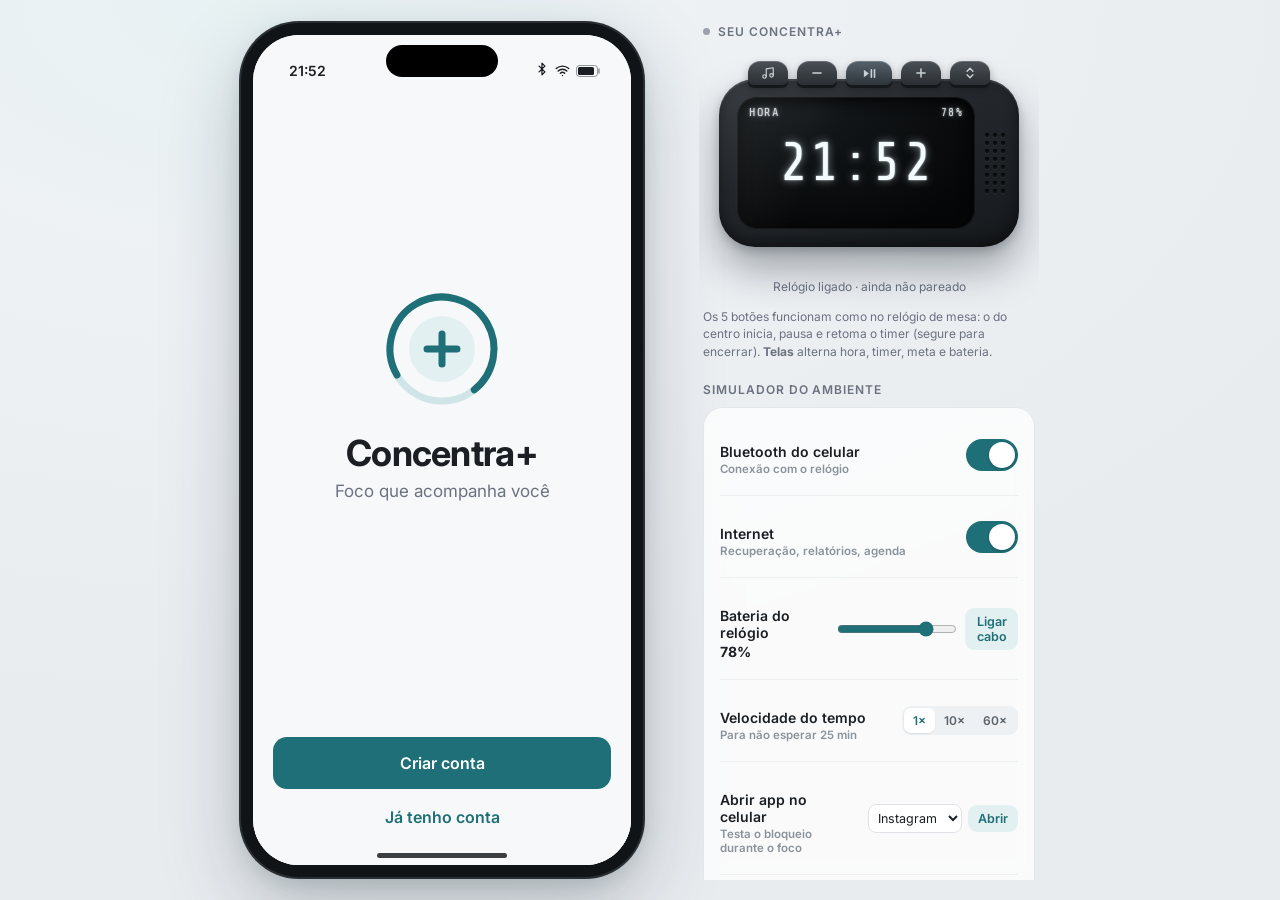
<file: App_concentra+.html>
<!DOCTYPE html>
<html lang="pt-BR">
<head>
<meta charset="utf-8">
<meta name="viewport" content="width=device-width, initial-scale=1, viewport-fit=cover">
<title>Concentra+</title>
<link rel="preconnect" href="https://fonts.googleapis.com">
<link href="https://fonts.googleapis.com/css2?family=Inter:wght@400;500;600;700&family=Share+Tech+Mono&display=swap" rel="stylesheet">
<style>:root{
  --bg:#f7f8fa;--card:#fff;--line:#e6e9ed;--line2:#eef0f3;--text:#1b1f23;--muted:#6b7280;--muted2:#9aa1ab;
  --pri:#1f6f78;--pri-ink:#fff;--pri-soft:#e3f0f1;--pri-soft2:#cfe5e7;
  --orange:#f2a93b;--orange-soft:#fdf3e3;--orange-line:#f2c879;--orange-ink:#8a5a12;
  --green:#2e9e5b;--green-soft:#e4f4ea;--red:#d64545;--red-soft:#fbeaea;--red-line:#f0b4b4;
  --purple:#7b5ea7;--brown:#b06a3b;
  --scrim:rgba(20,26,30,.55);--shadow:0 1px 2px rgba(16,24,40,.04),0 1px 3px rgba(16,24,40,.06);
  --input:#fff;--track:#e3e6ea;
}
.dark{
  --bg:#0f1417;--card:#1a2126;--line:#2a333a;--line2:#222a30;--text:#eef2f4;--muted:#9aa4ad;--muted2:#6f7a83;
  --pri:#4fb3bf;--pri-ink:#0f1417;--pri-soft:#1d363a;--pri-soft2:#24464b;
  --orange:#f0b250;--orange-soft:#2a2418;--orange-line:#6b5222;--orange-ink:#f0c47a;
  --green:#3fbf75;--green-soft:#173326;--red:#ef6b6b;--red-soft:#321c1e;--red-line:#6b2c2e;
  --scrim:rgba(0,0,0,.6);--shadow:none;--input:#161c20;--track:#2c353c;
}
*{box-sizing:border-box;margin:0;padding:0;-webkit-tap-highlight-color:transparent}
html,body{height:100%}
body{font-family:Inter,system-ui,-apple-system,Segoe UI,Roboto,sans-serif;color:#1b1f23;background:radial-gradient(1200px 700px at 20% 0%,#e8f2f3 0%,#eef1f4 45%,#e9ecef 100%);-webkit-font-smoothing:antialiased;overflow:hidden}
button{font:inherit;color:inherit;background:none;border:0;cursor:pointer}
input,textarea,select{font:inherit;color:inherit}
.ic{flex:none;display:block}

/* ---------- stage ---------- */
.stage{height:100vh;height:100dvh;display:flex;align-items:center;justify-content:center;gap:56px;padding:24px}
.phone{position:relative;width:402px;height:854px;max-height:calc(100dvh - 40px);border-radius:58px;background:#111417;padding:12px;box-shadow:0 0 0 2px #2a2f34,0 30px 80px rgba(20,40,50,.25),0 8px 20px rgba(20,40,50,.12);flex:none}
.phone::before{content:"";position:absolute;top:22px;left:50%;transform:translateX(-50%);width:112px;height:32px;border-radius:20px;background:#000;z-index:60}
.screen-wrap{position:relative;width:100%;height:100%;border-radius:46px;overflow:hidden;background:var(--bg);color:var(--text);display:flex;flex-direction:column}
.sbar{height:50px;flex:none;display:flex;align-items:flex-end;justify-content:space-between;padding:0 30px 6px 36px;font-size:14px;font-weight:600;z-index:5;background:var(--bg);transition:background .25s}
.sbar .r{display:flex;gap:6px;align-items:center}
#screen{position:relative;flex:1;min-height:0;overflow:hidden}
.homebar{position:absolute;bottom:7px;left:50%;transform:translateX(-50%);width:130px;height:5px;border-radius:3px;background:var(--text);opacity:.85;z-index:70;pointer-events:none}

/* side */
.side{width:340px;flex:none;display:flex;flex-direction:column;gap:22px;max-height:calc(100dvh - 40px);overflow:auto;padding:4px}
.side h4{font-size:12px;letter-spacing:.08em;text-transform:uppercase;color:#6b7280;font-weight:600;margin-bottom:10px;display:flex;align-items:center;gap:8px}
.side h4 .dot{width:7px;height:7px;border-radius:50%;background:#9aa1ab}
.side h4 .dot.on{background:#2e9e5b;box-shadow:0 0 0 3px rgba(46,158,91,.18)}
.hint{font-size:12px;color:#6b7280;line-height:1.45;margin-top:10px}

/* ---------- watch ---------- */
.watch-area{padding:30px 6px 4px}
.watch{position:relative;width:300px;height:168px;margin:0 auto;border-radius:36px;background:linear-gradient(160deg,#3a3f44 0%,#24282c 40%,#16191c 100%);box-shadow:inset 0 2px 1px rgba(255,255,255,.12),inset 0 -6px 14px rgba(0,0,0,.45),0 22px 40px rgba(10,20,30,.35),0 4px 10px rgba(10,20,30,.2);transition:transform .15s}
.watch.vib{animation:vib .08s linear 8}
@keyframes vib{0%{transform:translateX(-1.5px)}50%{transform:translateX(1.5px)}100%{transform:translateX(0)}}
.wbtns{position:absolute;top:-18px;left:50%;transform:translateX(-50%);display:flex;gap:9px}
.wbtn{width:40px;height:24px;border-radius:12px 12px 6px 6px;background:linear-gradient(#4a5056,#2b2f33);box-shadow:inset 0 1px 0 rgba(255,255,255,.18),0 3px 0 #15181a,0 4px 8px rgba(0,0,0,.3);display:flex;align-items:center;justify-content:center;color:#c9d1d6;transition:transform .08s,box-shadow .08s;position:relative}
.wbtn:active,.wbtn.press{transform:translateY(3px);box-shadow:inset 0 1px 0 rgba(255,255,255,.1),0 0 0 #15181a}
.wbtn.c{width:46px;background:linear-gradient(#55616a,#2e353b)}
.wbtn .tip{position:absolute;top:-24px;left:50%;transform:translateX(-50%);font-size:10px;font-weight:600;color:#6b7280;white-space:nowrap;opacity:0;transition:opacity .15s;pointer-events:none}
.wbtn:hover .tip{opacity:1}
.wface{position:absolute;inset:18px 44px 18px 18px;border-radius:20px;background:radial-gradient(120% 140% at 30% 10%,#15191c,#050607 70%);box-shadow:inset 0 0 0 1px rgba(255,255,255,.06),inset 0 4px 14px rgba(0,0,0,.8);overflow:hidden;display:flex;align-items:center;justify-content:center;flex-direction:column}
.wface::after{content:"";position:absolute;inset:0;background:linear-gradient(115deg,rgba(255,255,255,.07) 0%,rgba(255,255,255,0) 38%);pointer-events:none}
.wgrill{position:absolute;right:14px;top:50%;transform:translateY(-50%);display:grid;grid-template-columns:repeat(3,4px);gap:4px}
.wgrill i{width:4px;height:4px;border-radius:50%;background:#0c0e10;box-shadow:inset 0 1px 1px rgba(0,0,0,.8),0 1px 0 rgba(255,255,255,.06)}
.led{font-family:"Share Tech Mono",ui-monospace,monospace;color:#f4fbff;text-shadow:0 0 8px rgba(220,245,255,.55),0 0 2px rgba(255,255,255,.9);letter-spacing:2px;line-height:1}
.led.big{font-size:54px}
.led.mid{font-size:30px}
.led.sm{font-size:12px;letter-spacing:1.5px}
.wtop{position:absolute;top:9px;left:12px;right:12px;display:flex;justify-content:space-between;align-items:center;color:#cfe;opacity:.85}
.wtop .ico{display:flex;gap:6px;align-items:center}
.wpill{margin-top:8px;font-size:9.5px;font-weight:700;letter-spacing:1.2px;padding:3px 9px;border-radius:9px;background:#1f7a46;color:#e9fff1;box-shadow:0 0 10px rgba(46,200,110,.45)}
.wpill.pause{background:#8a5d12;box-shadow:0 0 10px rgba(240,170,60,.4)}
.wpill.rest{background:#1d5a63;box-shadow:0 0 10px rgba(79,179,191,.4)}
.wpill.off{background:#333;box-shadow:none;color:#bbb}
.wbar{position:absolute;left:14px;right:14px;bottom:9px;height:3px;border-radius:2px;background:rgba(255,255,255,.12);overflow:hidden}
.wbar i{display:block;height:100%;background:#34d27b;box-shadow:0 0 6px #34d27b}
.blink{animation:blink 1s steps(2) infinite}
@keyframes blink{50%{opacity:.25}}
.wover{position:absolute;inset:0;background:rgba(5,6,7,.92);display:flex;flex-direction:column;align-items:center;justify-content:center;gap:8px;z-index:3}
.volbars{display:flex;gap:3px;align-items:flex-end;height:18px}
.volbars i{width:6px;background:rgba(255,255,255,.18);border-radius:1px}
.volbars i.on{background:#f4fbff;box-shadow:0 0 5px rgba(220,245,255,.7)}
.wface.offscreen *{visibility:hidden}
.wcable{width:70px;height:26px;margin:-2px auto 0;border-left:3px solid #f2a93b;border-bottom:3px solid #f2a93b;border-bottom-left-radius:14px;transform:translateX(-40px);opacity:0;transition:opacity .3s}
.wcable.on{opacity:1}
.wlabel{text-align:center;font-size:12px;color:#6b7280;margin-top:8px}

/* env panel */
.env{background:rgba(255,255,255,.75);backdrop-filter:blur(8px);border:1px solid #e3e7eb;border-radius:20px;padding:6px 16px}
.erow{display:flex;align-items:center;justify-content:space-between;gap:12px;padding:11px 0;border-bottom:1px solid #edf0f2;font-size:13.5px;color:#1b1f23}
.erow:last-child{border-bottom:0}
.erow .lbl{display:flex;flex-direction:column;gap:2px}
.erow .lbl small{color:#8a929b;font-size:11.5px}
.erow input[type=range]{width:120px;accent-color:#1f6f78}
.eseg{display:flex;background:#eef1f3;border-radius:9px;padding:2px}
.eseg button{font-size:12px;font-weight:600;padding:5px 9px;border-radius:7px;color:#5b636b}
.eseg button.on{background:#fff;color:#1f6f78;box-shadow:0 1px 2px rgba(0,0,0,.08)}
.ebtn{font-size:12.5px;font-weight:600;color:#1f6f78;padding:6px 10px;border-radius:9px;background:#e3f0f1}
.ebtn.red{color:#c53a3a;background:#fbeaea}

/* ---------- screens base ---------- */
.scr{position:absolute;inset:0;display:flex;flex-direction:column;background:var(--bg)}
.in-fwd{animation:inF .26s cubic-bezier(.2,.8,.2,1)}
.in-back{animation:inB .26s cubic-bezier(.2,.8,.2,1)}
.in-fade{animation:inFade .3s ease}
@keyframes inF{from{transform:translateX(28px);opacity:0}to{transform:none;opacity:1}}
@keyframes inB{from{transform:translateX(-28px);opacity:0}to{transform:none;opacity:1}}
@keyframes inFade{from{opacity:0}to{opacity:1}}
.hdr{flex:none;display:flex;align-items:center;gap:8px;padding:6px 16px 4px;min-height:52px}
.hdr .sp{flex:1}
.htitle{font-size:19px;font-weight:700;letter-spacing:-.01em}
.iconbtn{width:40px;height:40px;border-radius:12px;display:flex;align-items:center;justify-content:center;margin-left:-8px}
.iconbtn:active{background:var(--line2)}
.body{flex:1;min-height:0;overflow-y:auto;overflow-x:hidden;padding:4px 20px 24px;scrollbar-width:none}
.body::-webkit-scrollbar{display:none}
.foot{flex:none;padding:10px 20px 26px;display:flex;flex-direction:column;gap:6px;background:var(--bg)}
.h1{font-size:27px;font-weight:700;letter-spacing:-.02em;line-height:1.18;margin:6px 0 6px}
.sub{color:var(--muted);font-size:15px;line-height:1.45}
.sec{font-size:13.5px;font-weight:600;color:var(--muted);margin:20px 0 9px}
.sec.strong{color:var(--text);font-size:16px;font-weight:700}
.mt8{margin-top:8px}.mt12{margin-top:12px}.mt16{margin-top:16px}.mt20{margin-top:20px}.mt24{margin-top:24px}
.row{display:flex;align-items:center;gap:10px}
.between{display:flex;align-items:center;justify-content:space-between;gap:10px}
.center{text-align:center}
.muted{color:var(--muted)}
.small{font-size:13px}
.xs{font-size:12px}
.b{font-weight:700}
.grow{flex:1;min-width:0}

/* buttons */
.btn{height:52px;border-radius:14px;font-weight:600;font-size:16px;display:flex;align-items:center;justify-content:center;gap:10px;width:100%;transition:transform .08s,opacity .15s,background .15s}
.btn:active{transform:scale(.985)}
.btn.pri{background:var(--pri);color:var(--pri-ink)}
.btn.big{height:58px;font-size:17px}
.btn.out{background:var(--card);border:1px solid var(--line);color:var(--text)}
.btn.link{height:44px;color:var(--pri);background:none}
.btn.link.red{color:var(--red)}
.btn.link.muted{color:var(--muted)}
.btn.dis,.btn:disabled{background:var(--track)!important;color:var(--muted)!important;pointer-events:none}
.btn.redb{background:var(--red);color:#fff}
.pill-btn{height:38px;padding:0 16px;border-radius:11px;background:var(--pri);color:var(--pri-ink);font-weight:600;font-size:14px;flex:none}
.tlink{color:var(--pri);font-weight:600;font-size:14px}

/* cards */
.card{background:var(--card);border:1px solid var(--line);border-radius:18px;box-shadow:var(--shadow)}
.pad{padding:16px}
.list{background:var(--card);border:1px solid var(--line);border-radius:16px;overflow:hidden}
.li{display:flex;align-items:center;gap:12px;padding:15px 16px;border-bottom:1px solid var(--line2);width:100%;text-align:left;font-size:15px}
.li:last-child{border-bottom:0}
.li .sub2{font-size:12.5px;color:var(--muted);margin-top:2px}
.li.red{color:var(--red)}
button.li:active,button.card:active{background:var(--line2)}
.kv{display:flex;justify-content:space-between;padding:15px 16px;border-bottom:1px solid var(--line2);font-size:14.5px}
.kv:last-child{border-bottom:0}
.kv span:first-child{color:var(--muted)}
.kv span:last-child{font-weight:500}

/* chips */
.chips{display:flex;flex-wrap:wrap;gap:8px}
.chip{height:36px;padding:0 15px;border-radius:18px;border:1px solid var(--line);background:var(--card);font-size:14px;font-weight:500;display:inline-flex;align-items:center;gap:6px;white-space:nowrap}
.chip.on{background:var(--pri);border-color:var(--pri);color:var(--pri-ink)}
.chip.dash{border:1.5px dashed var(--pri);color:var(--pri);background:transparent;font-weight:600}
.tag{display:inline-flex;align-items:center;height:24px;padding:0 10px;border-radius:12px;font-size:12px;font-weight:600;background:var(--pri-soft);color:var(--pri);white-space:nowrap}
.tag.orange{background:var(--orange-soft);color:var(--orange-ink)}
.tag.green{background:var(--green-soft);color:var(--green)}
.tag.red{background:var(--red-soft);color:var(--red)}
.tag.gray{background:var(--line2);color:var(--muted)}
.tag.purple{background:rgba(123,94,167,.14);color:var(--purple)}

/* segmented */
.seg{display:flex;background:var(--card);border:1px solid var(--line);border-radius:14px;padding:4px}
.seg button{flex:1;height:40px;border-radius:10px;font-weight:500;color:var(--muted);font-size:15px}
.seg button.on{background:var(--pri);color:var(--pri-ink);font-weight:600}
.seg.soft{background:var(--line2);border-color:transparent}
.seg.soft button.on{background:var(--card);color:var(--text);box-shadow:var(--shadow)}

/* forms */
.lbl{display:block;font-size:14px;font-weight:600;margin:18px 0 8px}
.field{position:relative}
.inp{width:100%;height:52px;border-radius:14px;border:1px solid var(--line);background:var(--input);padding:0 16px;font-size:16px;outline:none;transition:border .15s,box-shadow .15s}
.inp:focus{border-color:var(--pri);box-shadow:0 0 0 3px var(--pri-soft)}
.inp.err{border-color:var(--red);box-shadow:0 0 0 1px var(--red)}
.inp:disabled{background:var(--line2);color:var(--muted)}
textarea.inp{height:auto;min-height:160px;padding:14px 16px;resize:none;line-height:1.5}
select.inp{appearance:none;-webkit-appearance:none;background-image:none}
.eyeb{position:absolute;right:6px;top:6px;width:40px;height:40px;display:flex;align-items:center;justify-content:center;color:var(--muted)}
.selwrap .chev{position:absolute;right:14px;top:16px;pointer-events:none;color:var(--muted)}
.help{font-size:12.5px;color:var(--muted);margin-top:7px}
.errt{font-size:13px;color:var(--red);margin-top:7px;display:flex;gap:6px;align-items:center}
.counter{font-size:12px;color:var(--muted);text-align:right;margin-top:6px}

/* toggle */
.tg{position:relative;width:52px;height:32px;border-radius:16px;background:var(--track);flex:none;transition:background .2s}
.tg::after{content:"";position:absolute;top:3px;left:3px;width:26px;height:26px;border-radius:50%;background:#fff;box-shadow:0 1px 3px rgba(0,0,0,.25);transition:transform .2s}
.tg.on{background:var(--pri)}
.tg.on::after{transform:translateX(20px)}
.dark .tg.on::after{background:#0f1417}

/* stepper */
.step{display:flex;gap:10px}
.sbtn{width:44px;height:44px;border-radius:12px;display:flex;align-items:center;justify-content:center;border:1px solid var(--line);background:var(--card)}
.sbtn.p{background:var(--pri);border-color:var(--pri);color:var(--pri-ink)}

/* tabbar */
.tabbar{flex:none;display:flex;border-top:1px solid var(--line);background:var(--card);padding:8px 8px 26px}
.tab{flex:1;display:flex;flex-direction:column;align-items:center;gap:4px;font-size:12px;color:var(--muted);padding:4px 0;font-weight:500}
.tab.on{color:var(--pri);font-weight:600}

/* home */
.greet small{font-size:13px;color:var(--muted)}
.greet h1{font-size:26px;font-weight:700;letter-spacing:-.02em;line-height:1.15}
.stchip{display:inline-flex;align-items:center;gap:6px;min-height:34px;padding:6px 12px;border-radius:18px;background:var(--card);border:1px solid var(--line);font-size:12px;color:var(--muted);font-weight:500;max-width:225px;line-height:1.2;text-align:left;flex:none}
.stchip .bat{white-space:nowrap}
.dot{width:7px;height:7px;border-radius:50%;background:var(--muted2);flex:none}
.dot.g{background:var(--green)}.dot.o{background:var(--orange)}.dot.r{background:var(--red)}
.bat{display:inline-flex;align-items:center;gap:4px;font-weight:600;color:var(--text)}
.bat.low{color:var(--red)}
.bar{height:8px;border-radius:4px;background:var(--track);overflow:hidden}
.bar>i{display:block;height:100%;border-radius:4px;background:var(--orange);transition:width .6s cubic-bezier(.2,.8,.2,1)}
.bar.t>i{background:var(--pri)}.bar.g>i{background:var(--green)}.bar.r>i{background:var(--red)}
.grid2{display:grid;grid-template-columns:1.45fr 1fr;gap:12px}
.sess{display:flex;align-items:center;gap:13px;padding:13px 15px;margin-bottom:10px}
.sicon{width:40px;height:40px;border-radius:11px;background:var(--pri-soft);color:var(--pri);display:flex;align-items:center;justify-content:center;flex:none}
.empty{border:1.5px dashed var(--line);border-radius:18px;padding:26px 18px;text-align:center;color:var(--muted);display:flex;flex-direction:column;align-items:center;gap:8px}
.empty b{color:var(--text);font-size:15.5px}
.alert{border-radius:16px;padding:14px 15px;display:flex;gap:12px;align-items:flex-start;font-size:13.5px;line-height:1.4}
.alert.o{background:var(--orange-soft);border:1px solid var(--orange-line);color:var(--text)}
.alert.r{background:var(--red-soft);border:1px solid var(--red-line)}
.alert.t{background:var(--pri-soft);border:1px solid var(--pri-soft2)}
.alert.g{background:var(--green-soft)}
.alert b{display:block;font-size:15px;margin-bottom:2px}

/* timers */
.tcard{width:100%;text-align:left;display:flex;align-items:center;gap:12px;padding:16px;margin-bottom:12px;transition:border .15s,background .15s}
.tcard.sel{border:2px solid var(--pri);background:var(--pri-soft);padding:15px}
.tcard .nm{font-size:16.5px;font-weight:600}
.tcard .ds{font-size:13.5px;color:var(--muted);margin-top:3px;line-height:1.3}
.newt{width:100%;height:56px;border:1.5px dashed var(--pri);border-radius:16px;color:var(--pri);font-weight:600;display:flex;align-items:center;justify-content:center;gap:8px;background:var(--card)}
.editbtn{width:32px;height:32px;border-radius:9px;display:flex;align-items:center;justify-content:center;color:var(--muted)}
.stepcard{padding:12px 14px 12px 16px;display:flex;align-items:center;justify-content:space-between;margin-top:12px}
.stepcard small{font-size:13px;color:var(--muted)}
.stepcard .v{font-size:21px;font-weight:700;margin-top:2px}

/* session */
.ring-wrap{position:relative;width:250px;height:250px;margin:0 auto}
.ring-wrap svg{transform:rotate(-90deg)}
.ring-c{position:absolute;inset:0;display:flex;flex-direction:column;align-items:center;justify-content:center}
.ring-c .t{font-size:62px;font-weight:700;letter-spacing:-.03em;font-variant-numeric:tabular-nums;line-height:1}
.ring-c .s{font-size:16px;color:var(--muted);margin-top:8px}
.sync{font-size:13px;color:var(--muted);display:flex;align-items:center;gap:6px}
.mini{display:flex;align-items:center;gap:12px;padding:11px 13px;width:100%;text-align:left}
.mini .sicon{width:38px;height:38px}
.mini .pp{width:36px;height:36px;display:flex;align-items:center;justify-content:center;border-radius:50%}
.eq{display:inline-flex;gap:2px;align-items:flex-end;height:12px;margin-left:6px}
.eq i{width:3px;background:var(--pri);border-radius:1px;animation:eq .9s ease-in-out infinite}
.eq i:nth-child(2){animation-delay:.2s}.eq i:nth-child(3){animation-delay:.4s}
@keyframes eq{0%,100%{height:3px}50%{height:12px}}
.eq.stop i{animation:none;height:3px}

/* sounds */
.track{display:flex;align-items:center;gap:13px;padding:12px 14px;width:100%;text-align:left;margin-bottom:10px}
.track.sel{border:2px solid var(--pri);background:var(--pri-soft);padding:11px 13px}
.art{width:46px;height:46px;border-radius:12px;display:flex;align-items:center;justify-content:center;color:#fff;flex:none}
.player-art{width:236px;height:236px;border-radius:30px;margin:6px auto 0;display:flex;align-items:center;justify-content:center;color:#fff;box-shadow:0 20px 40px rgba(31,111,120,.25);position:relative;overflow:hidden}
.player-art .ic{width:110px;height:110px}
.player-art.play::before{content:"";position:absolute;inset:-40%;background:conic-gradient(from 0deg,transparent,rgba(255,255,255,.12),transparent 40%);animation:spin 6s linear infinite}
@keyframes spin{to{transform:rotate(360deg)}}
.prog{height:5px;border-radius:3px;background:var(--track);overflow:hidden;cursor:pointer}
.prog i{display:block;height:100%;background:var(--pri)}
.ctrl{display:flex;align-items:center;justify-content:center;gap:34px;margin-top:22px}
.ctrl .main{width:68px;height:68px;border-radius:50%;background:var(--pri);color:var(--pri-ink);display:flex;align-items:center;justify-content:center}
.dock{margin:0 12px 10px;padding:10px 12px;display:flex;align-items:center;gap:10px;border-radius:18px;box-shadow:0 8px 24px rgba(0,0,0,.12)}

/* meta/ofensiva */
.bigval{font-size:52px;font-weight:700;letter-spacing:-.03em;line-height:1.1}
.streak{background:var(--orange-soft);border:1.5px solid var(--orange-line);border-radius:22px;padding:22px 18px;text-align:center}
.wkdots{display:flex;justify-content:space-between;padding:14px 14px 16px}
.wkdots div{display:flex;flex-direction:column;align-items:center;gap:8px;font-size:11.5px;color:var(--muted);font-weight:600}
.wd{width:30px;height:30px;border-radius:50%;border:1.5px solid var(--line);display:flex;align-items:center;justify-content:center}
.wd.on{background:var(--orange);border-color:var(--orange);color:#fff}
.wd.today{border-color:var(--orange);border-style:dashed}
.badges{display:grid;grid-template-columns:repeat(3,1fr);gap:10px}
.badge{padding:16px 6px 14px;text-align:center;display:flex;flex-direction:column;align-items:center;gap:6px}
.badge .n{width:52px;height:52px;border-radius:50%;background:var(--track);color:var(--muted);display:flex;align-items:center;justify-content:center;font-weight:700;font-size:19px}
.badge.on{border:2px solid var(--orange)}
.badge.on .n{background:var(--orange);color:#fff}
.badge b{font-size:15px}
.badge small{font-size:11.5px;color:var(--muted)}

/* calendar & reports */
.calhd{display:flex;align-items:center;justify-content:space-between;margin:18px 0 10px}
.calhd b{font-size:16.5px}
.cal{display:grid;grid-template-columns:repeat(7,1fr);gap:4px 2px;text-align:center}
.cal .wh{font-size:11.5px;color:var(--muted);font-weight:600;padding-bottom:6px}
.cd{position:relative;height:40px;border-radius:12px;display:flex;align-items:center;justify-content:center;font-size:14.5px;font-weight:500}
.cd.has{background:var(--pri-soft);color:var(--pri);font-weight:700}
.cd.sel{background:var(--pri);color:var(--pri-ink)}
.cd.today:not(.sel){box-shadow:inset 0 0 0 1.5px var(--pri)}
.cd .m{position:absolute;bottom:4px;left:50%;transform:translateX(-50%);width:5px;height:5px;border-radius:50%;background:var(--orange)}
.cd.fut{color:var(--muted2)}
.legend{display:flex;gap:16px;font-size:12px;color:var(--muted);margin-top:14px;align-items:center}
.legend span{display:flex;align-items:center;gap:6px}
.lg1{width:11px;height:11px;border-radius:50%;border:1.5px solid var(--pri);background:var(--pri-soft)}
.lg2{width:7px;height:7px;border-radius:50%;background:var(--orange)}
.hrow{display:flex;align-items:center;gap:12px;padding:12px 14px;margin-bottom:8px;font-size:14.5px}
.tot{background:var(--pri-soft);border-radius:14px;padding:13px 15px;display:flex;justify-content:space-between;align-items:center;margin-bottom:8px;font-size:14px;color:var(--muted)}
.tot b{color:var(--pri);font-size:19px}
.stats{display:grid;grid-template-columns:1.1fr .9fr 1fr;gap:8px}
.stat{padding:11px 12px}
.stat small{font-size:11.5px;color:var(--muted)}
.stat b{display:block;font-size:17px;margin-top:2px;white-space:nowrap}
.bars{display:flex;align-items:flex-end;gap:7px;height:130px;padding-top:10px}
.bars .bc{flex:1;display:flex;flex-direction:column;align-items:center;gap:7px;height:100%;justify-content:flex-end;min-width:0}
.bars .bv{width:100%;max-width:30px;border-radius:7px;background:var(--pri-soft);border:1.5px solid var(--pri-soft2);transition:height .5s cubic-bezier(.2,.8,.2,1);min-height:4px;position:relative}
.bars .bv.hi{background:var(--pri);border-color:var(--pri)}
.bars .bl{font-size:11px;color:var(--muted)}
.bars .bv .tt{display:none;position:absolute;bottom:calc(100% + 4px);left:50%;transform:translateX(-50%);background:var(--text);color:var(--bg);font-size:10.5px;padding:3px 6px;border-radius:6px;white-space:nowrap;font-weight:600}
.bars .bc:hover .tt,.bars .bc.act .tt{display:block}
.donut-row{display:flex;align-items:center;gap:18px}
.dleg{flex:1;display:flex;flex-direction:column;gap:9px;font-size:14px}
.dleg div{display:flex;align-items:center;gap:9px}
.dleg i{width:10px;height:10px;border-radius:50%;flex:none}
.dleg b{margin-left:auto}

/* misc screens */
.iconhero{width:88px;height:88px;border-radius:50%;display:flex;align-items:center;justify-content:center;margin:0 auto}
.iconhero.t{background:var(--pri-soft);color:var(--pri)}
.iconhero.g{background:var(--green);color:#fff}
.iconhero.r{background:var(--red);color:#fff}
.iconhero.o{background:var(--orange-soft);color:var(--orange)}
.iconsq{width:56px;height:56px;border-radius:16px;background:var(--pri-soft);color:var(--pri);display:flex;align-items:center;justify-content:center}
.hero{display:flex;flex-direction:column;align-items:center;text-align:center;gap:12px;padding-top:40px}
.hero h2{font-size:24px;font-weight:700;letter-spacing:-.02em;line-height:1.2}
.hero p{color:var(--muted);font-size:15px;line-height:1.5;max-width:300px}
.confetti{position:absolute;inset:0;pointer-events:none;overflow:hidden}
.confetti i{position:absolute;width:9px;height:9px;border-radius:2px;animation:fall 2.6s ease-in forwards}
@keyframes fall{from{transform:translateY(-20px) rotate(0)}to{transform:translateY(240px) rotate(260deg);opacity:0}}
.radar{position:relative;width:220px;height:220px;margin:40px auto 0;display:flex;align-items:center;justify-content:center}
.radar i{position:absolute;border-radius:50%;border:1.5px solid var(--pri-soft2)}
.radar i.p{animation:pulse 2.2s ease-out infinite;border-color:var(--pri)}
@keyframes pulse{from{transform:scale(.45);opacity:.9}to{transform:scale(1.05);opacity:0}}
.mini-clock{background:#111;color:#fff;font-size:12px;font-weight:600;border-radius:7px;padding:6px 8px;font-family:"Share Tech Mono",monospace;letter-spacing:1px}
.dev{display:flex;align-items:center;gap:13px;padding:14px;margin-bottom:10px}
.otp{display:flex;gap:9px;margin-top:26px}
.otp input{width:44px;height:54px;border-radius:12px;border:1px solid var(--line);background:var(--input);text-align:center;font-size:22px;font-weight:600;outline:none}
.otp input:focus{border:2px solid var(--pri)}
.otp.err input{border:2px solid var(--red)}
.dots{display:flex;gap:6px;justify-content:center;margin:18px 0 4px}
.dots i{width:6px;height:6px;border-radius:3px;background:var(--line);transition:width .25s}
.dots i.on{width:22px;background:var(--pri)}
.illo{width:200px;height:200px;margin:30px auto 0;border-radius:28px;background:var(--card);border:1px solid var(--line);display:flex;align-items:center;justify-content:center;position:relative}
.tut-title{font-size:23px;font-weight:700;text-align:center;letter-spacing:-.01em;line-height:1.2;margin-top:38px}
.tut-text{text-align:center;color:var(--muted);font-size:15px;line-height:1.5;margin:12px 6px 0}
.skip{font-weight:600;color:var(--muted);font-size:15px;padding:8px}
.accordion .q{display:flex;align-items:center;justify-content:space-between;gap:10px;padding:15px 16px;font-weight:600;font-size:15px;width:100%;text-align:left}
.accordion .a{padding:0 16px 15px;color:var(--muted);font-size:14px;line-height:1.5}
.acc{margin-bottom:10px}
.searchbox{position:relative}
.searchbox .ic{position:absolute;left:14px;top:15px;color:var(--muted)}
.searchbox .inp{padding-left:44px}
.applogo{width:36px;height:36px;border-radius:10px;color:#fff;font-weight:700;display:flex;align-items:center;justify-content:center;font-size:15px;flex:none}
.perm{display:flex;align-items:center;gap:13px;padding:14px;margin-bottom:10px}
.pico{width:32px;height:32px;border-radius:50%;display:flex;align-items:center;justify-content:center;flex:none}
.pico.ok{background:var(--green);color:#fff}
.pico.no{background:var(--orange);color:#fff;font-weight:800}
.avatar{width:58px;height:58px;border-radius:50%;background:var(--pri-soft);color:var(--pri);display:flex;align-items:center;justify-content:center;font-size:21px;font-weight:700;flex:none;background-size:cover;background-position:center}
.avatar.xl{width:100px;height:100px;font-size:34px}
.themeopt{display:flex;align-items:center;gap:14px;padding:14px;margin-bottom:12px;width:100%;text-align:left}
.themeopt.sel{border:2px solid var(--pri);padding:13px}
.thumb{width:52px;height:72px;border-radius:10px;border:1px solid var(--line);padding:7px 6px;display:flex;flex-direction:column;gap:5px;flex:none}
.thumb i{display:block;height:5px;border-radius:2px}
.radio{width:22px;height:22px;border-radius:50%;border:1.5px solid var(--line);margin-left:auto;display:flex;align-items:center;justify-content:center;flex:none}
.radio.on{background:var(--pri);border-color:var(--pri);color:var(--pri-ink)}
.plan{padding:18px}
.planlogo{width:44px;height:44px;border-radius:12px;background:var(--pri);color:var(--pri-ink);display:flex;align-items:center;justify-content:center;flex:none}
.check{width:22px;height:22px;border-radius:6px;border:1.5px solid var(--line);display:flex;align-items:center;justify-content:center;flex:none;background:var(--card)}
.check.on{background:var(--pri);border-color:var(--pri);color:var(--pri-ink)}
.doc h3{font-size:16px;margin:16px 0 6px}
.doc p{color:var(--muted);font-size:14.5px;line-height:1.55}
.article h1{font-size:25px}
.article h3{font-size:17px;margin:20px 0 8px}
.article p{font-size:15.5px;line-height:1.65;color:var(--text);opacity:.9}
.timebig{font-size:48px;font-weight:600;text-align:center;padding:14px;border-radius:16px;background:var(--line2);display:flex;align-items:center;justify-content:center;gap:10px;font-variant-numeric:tabular-nums}
.timebig input{width:84px;text-align:center;border:0;background:transparent;font-size:48px;font-weight:600;outline:none;color:var(--text)}
.daychips{display:flex;justify-content:space-between;margin-top:14px}
.daychips button{width:38px;height:38px;border-radius:10px;border:1px solid var(--line);font-weight:600;font-size:14px;background:var(--card)}
.daychips button.on{background:var(--pri);color:var(--pri-ink);border-color:var(--pri)}
.colors{display:flex;gap:14px;margin-top:8px}
.colors button{width:42px;height:42px;border-radius:50%;border:3px solid transparent}
.colors button.on{box-shadow:0 0 0 2px var(--bg),0 0 0 4px var(--text)}

/* overlays */
.scrim{position:absolute;inset:0;background:var(--scrim);z-index:40;animation:inFade .2s}
.sheet{position:absolute;left:0;right:0;bottom:0;z-index:41;background:var(--card);border-radius:26px 26px 0 0;padding:10px 20px 28px;animation:up .28s cubic-bezier(.2,.8,.2,1);max-height:88%;overflow:auto}
.sheet::before{content:"";display:block;width:38px;height:4px;border-radius:2px;background:var(--line);margin:0 auto 14px}
.sheet h3{font-size:20px;margin-bottom:4px}
@keyframes up{from{transform:translateY(100%)}to{transform:none}}
.modal{position:absolute;left:20px;right:20px;top:50%;transform:translateY(-50%);z-index:41;background:var(--card);border-radius:24px;padding:22px 20px 14px;animation:pop .22s cubic-bezier(.2,.8,.2,1)}
.modal h3{font-size:20px;margin:12px 0 8px}
.modal p{color:var(--muted);font-size:14.5px;line-height:1.5;margin-bottom:18px}
@keyframes pop{from{transform:translateY(-46%) scale(.96);opacity:0}to{transform:translateY(-50%);opacity:1}}
.coach{position:absolute;left:20px;right:20px;z-index:41;background:var(--card);border-radius:20px;padding:18px 18px 16px;animation:pop2 .3s}
.coach::before{content:"";position:absolute;top:-8px;left:50%;margin-left:-8px;width:16px;height:16px;background:var(--card);transform:rotate(45deg)}
@keyframes pop2{from{opacity:0;transform:translateY(8px)}to{opacity:1;transform:none}}
.spot{position:relative;z-index:41}
#push{position:absolute;top:8px;left:10px;right:10px;z-index:80;pointer-events:none}
.push{pointer-events:auto;background:rgba(250,251,252,.96);backdrop-filter:blur(16px);color:#1b1f23;border-radius:20px;padding:12px 14px;display:flex;gap:11px;align-items:flex-start;box-shadow:0 10px 30px rgba(0,0,0,.18);animation:pushin .35s cubic-bezier(.2,.8,.2,1);margin-bottom:8px;cursor:pointer}
.push.out{animation:pushout .3s forwards}
@keyframes pushin{from{transform:translateY(-120%)}to{transform:none}}
@keyframes pushout{to{transform:translateY(-130%);opacity:0}}
.push .lg{width:36px;height:36px;border-radius:9px;background:#1f6f78;color:#fff;display:flex;align-items:center;justify-content:center;flex:none}
.push .tt{font-size:12px;color:#6b7280;display:flex;justify-content:space-between}
.push .tt b{color:#1b1f23;font-weight:600}
.push .msg{font-size:13.5px;line-height:1.35;margin-top:2px}
#toast{position:absolute;left:50%;bottom:168px;transform:translateX(-50%);z-index:85;pointer-events:none;width:calc(100% - 40px);display:flex;justify-content:center}
.toast{background:#1b1f23;color:#fff;font-size:13.5px;padding:11px 16px;border-radius:14px;box-shadow:0 8px 24px rgba(0,0,0,.25);animation:pop2 .25s;display:flex;gap:9px;align-items:center;max-width:100%}
.dark .toast{background:#eef2f4;color:#0f1417}
#block{position:absolute;inset:0;z-index:75;display:none}
#block.on{display:flex;flex-direction:column;align-items:center;justify-content:center;gap:14px;background:linear-gradient(180deg,#0e1a1c,#071012);color:#fff;text-align:center;padding:30px;animation:inFade .25s}
#block .lk{width:84px;height:84px;border-radius:50%;background:rgba(79,179,191,.15);display:flex;align-items:center;justify-content:center;color:#4fb3bf}
#block h2{font-size:23px}
#block p{color:#9fb2b6;font-size:15px;line-height:1.5}
#block .tm{font-family:"Share Tech Mono",monospace;font-size:44px;letter-spacing:2px;color:#e8fbff;text-shadow:0 0 12px rgba(79,179,191,.5)}

/* wide/mobile */
.fab{display:none}
@media (max-width:820px){
  body{background:var(--bg)}
  .stage{padding:0;gap:0}
  .phone{width:100vw;height:100dvh;max-height:none;border-radius:0;padding:0;box-shadow:none;background:transparent}
  .phone::before,.homebar{display:none}
  .screen-wrap{border-radius:0}
  .sbar{display:none}
  .hdr{padding-top:calc(6px + env(safe-area-inset-top))}
  .tabbar{padding-bottom:calc(10px + env(safe-area-inset-bottom))}
  .foot{padding-bottom:calc(18px + env(safe-area-inset-bottom))}
  .side{position:fixed;left:0;right:0;bottom:0;width:auto;max-height:86dvh;z-index:200;background:#f4f6f8;border-radius:26px 26px 0 0;padding:18px 18px 28px;box-shadow:0 -10px 40px rgba(0,0,0,.25);transform:translateY(105%);transition:transform .3s cubic-bezier(.2,.8,.2,1)}
  .side.open{transform:none}
  .fab{display:flex;position:fixed;right:0;top:42%;z-index:150;width:40px;height:56px;border-radius:14px 0 0 14px;background:#1b1f23;color:#fff;align-items:center;justify-content:center;box-shadow:0 6px 20px rgba(0,0,0,.25);opacity:.88}
  .side-close{display:block!important}
  #toast{bottom:110px}
}
.side-close{display:none;position:absolute;right:14px;top:12px;width:34px;height:34px;border-radius:50%;background:#e5e9ec}
</style>
</head>
<body>
<div class="stage">
  <div class="phone" id="phone">
    <div class="screen-wrap">
      <div class="sbar"><span id="sbtime">9:41</span><span class="r"><span id="sbbt"><svg width="14" height="14" viewBox="0 0 24 24" fill="none" stroke="currentColor" stroke-width="2.2" stroke-linecap="round" stroke-linejoin="round"><path d="m7 7 10 10-5 5V2l5 5L7 17"/></svg></span><span id="sbwifi"></span><span style="display:inline-flex"><svg width="25" height="12" viewBox="0 0 25 12"><rect x=".5" y=".5" width="21" height="11" rx="3" fill="none" stroke="currentColor" opacity=".45"/><rect x="2" y="2" width="16" height="8" rx="1.6" fill="currentColor"/><path d="M23 4v4" stroke="currentColor" stroke-width="1.5" opacity=".45" stroke-linecap="round"/></svg></span></span></div>
      <div id="screen"></div>
      <div id="push"></div>
      <div id="toast"></div>
      <div id="block"></div>
      <div class="homebar"></div>
    </div>
  </div>

  <aside class="side" aria-label="Relógio Concentra+ e simulador">
    <button class="side-close" data-env="close" aria-label="Fechar">✕</button>
    <div>
      <h4><span class="dot" id="wdot"></span>Seu Concentra+</h4>
      <div class="watch-area">
        <div class="watch" id="watch">
          <div class="wbtns">
            <button class="wbtn" data-w="music" aria-label="Música"><span class="tip">Música</span><svg width="14" height="14" viewBox="0 0 24 24" fill="none" stroke="currentColor" stroke-width="2" stroke-linecap="round" stroke-linejoin="round"><path d="M9 18V5l12-2v13"/><circle cx="6" cy="18" r="3"/><circle cx="18" cy="16" r="3"/></svg></button>
            <button class="wbtn" data-w="vol-" aria-label="Volume menos"><span class="tip">Volume –</span><svg width="14" height="14" viewBox="0 0 24 24" fill="none" stroke="currentColor" stroke-width="2.6" stroke-linecap="round" stroke-linejoin="round"><path d="M5 12h14"/></svg></button>
            <button class="wbtn c" data-w="center" aria-label="Iniciar, pausar ou retomar"><span class="tip">Iniciar / pausar · segure p/ encerrar</span><svg width="15" height="15" viewBox="0 0 24 24" fill="none" stroke="currentColor" stroke-width="2" stroke-linecap="round" stroke-linejoin="round"><path d="M3 6v12l8-6z" fill="currentColor" stroke="none"/><path d="M15 6v12M20 6v12" stroke-width="2.6"/></svg></button>
            <button class="wbtn" data-w="vol+" aria-label="Volume mais"><span class="tip">Volume +</span><svg width="14" height="14" viewBox="0 0 24 24" fill="none" stroke="currentColor" stroke-width="2.6" stroke-linecap="round" stroke-linejoin="round"><path d="M12 5v14M5 12h14"/></svg></button>
            <button class="wbtn" data-w="telas" aria-label="Trocar tela"><span class="tip">Telas</span><svg width="14" height="14" viewBox="0 0 24 24" fill="none" stroke="currentColor" stroke-width="2.4" stroke-linecap="round" stroke-linejoin="round"><path d="m7 9 5-5 5 5M7 15l5 5 5-5"/></svg></button>
          </div>
          <div class="wface" id="wface"></div>
          <div class="wgrill"><i></i><i></i><i></i><i></i><i></i><i></i><i></i><i></i><i></i><i></i><i></i><i></i><i></i><i></i><i></i><i></i><i></i><i></i><i></i><i></i><i></i><i></i><i></i><i></i></div>
        </div>
        <div class="wcable" id="wcable"></div>
        <p class="wlabel" id="wlab"></p>
      </div>
      <p class="hint">Os 5 botões funcionam como no relógio de mesa: o do centro inicia, pausa e retoma o timer (segure para encerrar). <b>Telas</b> alterna hora, timer, meta e bateria.</p>
    </div>

    <div>
      <h4>Simulador do ambiente</h4>
      <div class="env">
        <div class="erow"><span class="lbl">Bluetooth do celular<small>Conexão com o relógio</small></span><button class="tg" id="env-bt" data-env="bt" style="--track:#d9dee2;--pri:#1f6f78"></button></div>
        <div class="erow"><span class="lbl">Internet<small>Recuperação, relatórios, agenda</small></span><button class="tg" id="env-net" data-env="net" style="--track:#d9dee2;--pri:#1f6f78"></button></div>
        <div class="erow"><span class="lbl">Bateria do relógio <b id="env-batv">78%</b></span><span class="row" style="gap:8px"><input type="range" id="env-bat" min="0" max="100" value="78"><button class="ebtn" data-env="charge">Ligar cabo</button></span></div>
        <div class="erow"><span class="lbl">Velocidade do tempo<small>Para não esperar 25 min</small></span><span class="eseg"><button data-env="speed" data-speed="1">1×</button><button data-env="speed" data-speed="10">10×</button><button data-env="speed" data-speed="60">60×</button></span></div>
        <div class="erow"><span class="lbl">Abrir app no celular<small>Testa o bloqueio durante o foco</small></span><span class="row" style="gap:6px"><select id="env-app" style="font-size:12.5px;border:1px solid #dfe3e7;border-radius:8px;padding:5px;background:#fff"><option value="instagram">Instagram</option><option value="tiktok">TikTok</option><option value="youtube">YouTube</option><option value="whatsapp">WhatsApp</option><option value="jogos">Jogos</option><option value="noticias">Notícias</option></select><button class="ebtn" data-env="openapp">Abrir</button></span></div>
        <div class="erow"><span class="lbl">Falha no pagamento<small>Assinatura pendente</small></span><button class="ebtn" data-env="payfail">Simular</button></div>
        <div class="erow"><span class="lbl">Recomeçar o teste<small>Volta para a tela de boas-vindas</small></span><button class="ebtn red" data-env="reset">Reiniciar</button></div>
      </div>
      <p class="hint">Este painel é só do teste e não faz parte do app. Para entrar como a usuária Ana, use “Já tenho conta” com qualquer senha de 8 caracteres.</p>
    </div>
  </aside>
  <button class="fab" id="fab" aria-label="Abrir relógio e simulador"><svg width="20" height="20" viewBox="0 0 24 24" fill="none" stroke="currentColor" stroke-width="2" stroke-linecap="round" stroke-linejoin="round"><rect x="2" y="7" width="20" height="11" rx="3"/></svg></button>
</div>
<script>/* ================= helpers ================= */
const $ = s => document.querySelector(s);
const esc = s => String(s ?? '').replace(/[&<>"']/g, c => ({'&':'&amp;','<':'&lt;','>':'&gt;','"':'&quot;',"'":'&#39;'}[c]));
const ICONS = {
  home:'<path d="M3 10.5 12 3l9 7.5V20a1 1 0 0 1-1 1h-5v-6H9v6H4a1 1 0 0 1-1-1z"/>',
  timer:'<circle cx="12" cy="13.5" r="7.5"/><path d="M12 9.5v4l2.5 2M9.5 2.5h5"/>',
  cal:'<rect x="3" y="4.5" width="18" height="16.5" rx="2.5"/><path d="M3 9.5h18M8 2.5v4M16 2.5v4"/>',
  calcheck:'<rect x="3" y="4.5" width="18" height="16.5" rx="2.5"/><path d="M3 9.5h18M8 2.5v4M16 2.5v4M9 15l2 2 4-4"/>',
  user:'<circle cx="12" cy="8" r="4"/><path d="M4 21c0-4 3.6-7 8-7s8 3 8 7"/>',
  play:'<path d="M7 4.5v15l12-7.5z" fill="currentColor" stroke="none"/>',
  pause:'<rect x="6" y="4.5" width="4" height="15" rx="1" fill="currentColor" stroke="none"/><rect x="14" y="4.5" width="4" height="15" rx="1" fill="currentColor" stroke="none"/>',
  playpause:'<path d="M3 6v12l8-6z" fill="currentColor" stroke="none"/><path d="M15 6v12M20 6v12" stroke-width="2.6"/>',
  left:'<path d="m15 18-6-6 6-6"/>', right:'<path d="m9 18 6-6-6-6"/>', down:'<path d="m6 9 6 6 6-6"/>', up:'<path d="m18 15-6-6-6 6"/>',
  plus:'<path d="M12 5v14M5 12h14"/>', minus:'<path d="M5 12h14"/>', check:'<path d="M20 6 9 17l-5-5"/>', x:'<path d="M18 6 6 18M6 6l12 12"/>',
  music:'<path d="M9 18V5l12-2v13"/><circle cx="6" cy="18" r="3"/><circle cx="18" cy="16" r="3"/>',
  book:'<path d="M6 3h12a1 1 0 0 1 1 1v17l-7-4-7 4V4a1 1 0 0 1 1-1z"/>',
  brief:'<rect x="3" y="7" width="18" height="13" rx="2"/><path d="M8 7V5a2 2 0 0 1 2-2h4a2 2 0 0 1 2 2v2"/>',
  read:'<path d="M2 4h6a4 4 0 0 1 4 4v13a3 3 0 0 0-3-3H2zM22 4h-6a4 4 0 0 0-4 4v13a3 3 0 0 1 3-3h7z"/>',
  tagi:'<path d="M20.6 13.4 13.4 20.6a2 2 0 0 1-2.8 0L3 13V3h10l7.6 7.6a2 2 0 0 1 0 2.8z"/><circle cx="7.5" cy="7.5" r="1.2"/>',
  bell:'<path d="M6 8a6 6 0 0 1 12 0c0 7 3 9 3 9H3s3-2 3-9M10.3 21a1.94 1.94 0 0 0 3.4 0"/>',
  moon:'<path d="M12 3a6 6 0 0 0 9 9 9 9 0 1 1-9-9"/>',
  card:'<rect x="2" y="5" width="20" height="14" rx="2"/><path d="M2 10h20"/>',
  trash:'<path d="M3 6h18M8 6V4h8v2M19 6l-1 14H6L5 6M10 11v6M14 11v6"/>',
  logout:'<path d="M9 21H5a2 2 0 0 1-2-2V5a2 2 0 0 1 2-2h4M16 17l5-5-5-5M21 12H9"/>',
  help:'<circle cx="12" cy="12" r="10"/><path d="M9.1 9a3 3 0 0 1 5.8 1c0 2-3 3-3 3M12 17h.01"/>',
  bulb:'<path d="M9 18h6M10 22h4M12 2a7 7 0 0 0-4 12.7V17h8v-2.3A7 7 0 0 0 12 2"/>',
  heart:'<path d="M19 14c1.5-1.5 3-3.2 3-5.5A5.5 5.5 0 0 0 16.5 3c-1.8 0-3 .5-4.5 2-1.5-1.5-2.7-2-4.5-2A5.5 5.5 0 0 0 2 8.5c0 2.3 1.5 4 3 5.5l7 7z"/>',
  mail:'<rect x="2" y="4" width="20" height="16" rx="2"/><path d="m22 7-10 6L2 7"/>',
  lock:'<rect x="4" y="11" width="16" height="10" rx="2"/><path d="M8 11V7a4 4 0 0 1 8 0v4"/>',
  info:'<circle cx="12" cy="12" r="10"/><path d="M12 16v-4M12 8h.01"/>',
  tri:'<path d="M10.3 3.9 1.8 18a2 2 0 0 0 1.7 3h17a2 2 0 0 0 1.7-3L13.7 3.9a2 2 0 0 0-3.4 0zM12 9v4M12 17h.01"/>',
  alertc:'<circle cx="12" cy="12" r="10"/><path d="M12 8v4M12 16h.01"/>',
  bt:'<path d="m7 7 10 10-5 5V2l5 5L7 17"/>',
  cloud:'<path d="M4 14.9A7 7 0 1 1 15.7 8h1.8a4.5 4.5 0 0 1 2.5 8.2M12 12v9M8 17l4 4 4-4"/>',
  wifioff:'<path d="M12 20h.01M8.5 16.4a5 5 0 0 1 7 0M5 12.9a10 10 0 0 1 5.2-2.8M19 12.9a10 10 0 0 0-2.2-1.6M2 8.8a15 15 0 0 1 4.2-2.6M22 8.8A15 15 0 0 0 11 5M2 2l20 20"/>',
  wifi:'<path d="M12 20h.01M8.5 16.4a5 5 0 0 1 7 0M5 12.9a10 10 0 0 1 14 0M2 8.8a15 15 0 0 1 20 0"/>',
  search:'<circle cx="11" cy="11" r="7"/><path d="m21 21-4.3-4.3"/>',
  eye:'<path d="M2 12s3.6-7 10-7 10 7 10 7-3.6 7-10 7S2 12 2 12z"/><circle cx="12" cy="12" r="3"/>',
  eyeoff:'<path d="M2 12s3.6-7 10-7 10 7 10 7-3.6 7-10 7S2 12 2 12z"/><circle cx="12" cy="12" r="3"/><path d="M3 3l18 18"/>',
  camera:'<path d="M14.5 4h-5L7 7H4a2 2 0 0 0-2 2v9a2 2 0 0 0 2 2h16a2 2 0 0 0 2-2V9a2 2 0 0 0-2-2h-3z"/><circle cx="12" cy="13" r="3"/>',
  download:'<path d="M21 15v4a2 2 0 0 1-2 2H5a2 2 0 0 1-2-2v-4M7 10l5 5 5-5M12 15V3"/>',
  device:'<rect x="2" y="7" width="20" height="11" rx="3"/>',
  flame:'<path d="M8.5 14.5A2.5 2.5 0 0 0 11 12c0-1.4-.5-2-1-3-1.1-2.1-.2-4 2-6 .5 2.5 2 4.9 4 6.5 2 1.6 3 3.5 3 5.5a7 7 0 1 1-14 0c0-1.2.4-2.3 1-3.3.3 1.4 1.2 2.5 2.5 2.8z" fill="currentColor" stroke="none"/>',
  prev:'<path d="M18 19 8 12l10-7z" fill="currentColor" stroke="none"/><path d="M5 5v14" stroke-width="2.4"/>',
  next:'<path d="m6 5 10 7-10 7z" fill="currentColor" stroke="none"/><path d="M19 5v14" stroke-width="2.4"/>',
  gear:'<circle cx="12" cy="12" r="3"/><path d="M19.4 15a1.7 1.7 0 0 0 .3 1.8l.1.1a2 2 0 1 1-2.8 2.8l-.1-.1a1.7 1.7 0 0 0-1.8-.3 1.7 1.7 0 0 0-1 1.5V21a2 2 0 1 1-4 0v-.1a1.7 1.7 0 0 0-1.1-1.5 1.7 1.7 0 0 0-1.8.3l-.1.1a2 2 0 1 1-2.8-2.8l.1-.1a1.7 1.7 0 0 0 .3-1.8 1.7 1.7 0 0 0-1.5-1H3a2 2 0 1 1 0-4h.1a1.7 1.7 0 0 0 1.5-1.1 1.7 1.7 0 0 0-.3-1.8l-.1-.1a2 2 0 1 1 2.8-2.8l.1.1a1.7 1.7 0 0 0 1.8.3H9a1.7 1.7 0 0 0 1-1.5V3a2 2 0 1 1 4 0v.1a1.7 1.7 0 0 0 1 1.5 1.7 1.7 0 0 0 1.8-.3l.1-.1a2 2 0 1 1 2.8 2.8l-.1.1a1.7 1.7 0 0 0-.3 1.8V9a1.7 1.7 0 0 0 1.5 1H21a2 2 0 1 1 0 4h-.1a1.7 1.7 0 0 0-1.5 1z"/>',
  edit:'<path d="M12 20h9M16.5 3.5a2.1 2.1 0 1 1 3 3L7 19l-4 1 1-4z"/>',
  arrowr:'<path d="M5 12h14M12 5l7 7-7 7"/>',
  xcircle:'<circle cx="12" cy="12" r="10"/><path d="m15 9-6 6M9 9l6 6"/>',
  sun:'<circle cx="12" cy="12" r="4"/><path d="M12 2v2M12 20v2M4.9 4.9l1.4 1.4M17.7 17.7l1.4 1.4M2 12h2M20 12h2M4.9 19.1l1.4-1.4M17.7 6.3l1.4-1.4"/>',
  vol:'<path d="M11 5 6 9H2v6h4l5 4zM15.5 8.5a5 5 0 0 1 0 7"/>',
  chart:'<path d="M3 21h18M7 17v-5M12 17V7M17 17v-8"/>',
  clock:'<circle cx="12" cy="12" r="9"/><path d="M12 7v5l3 2"/>',
  layers:'<path d="m12 2 10 5-10 5L2 7zM2 17l10 5 10-5M2 12l10 5 10-5"/>',
  updown:'<path d="m7 9 5-5 5 5M7 15l5 5 5-5"/>',
  repeat:'<path d="m17 2 4 4-4 4M3 11v-1a4 4 0 0 1 4-4h14M7 22l-4-4 4-4M21 13v1a4 4 0 0 1-4 4H3"/>',
  shuffle:'<path d="M16 3h5v5M4 20 21 3M21 16v5h-5M15 15l6 6M4 4l5 5"/>',
  list:'<path d="M8 6h13M8 12h13M8 18h13M3 6h.01M3 12h.01M3 18h.01"/>',
  phone:'<rect x="6" y="2" width="12" height="20" rx="3"/><path d="M11 18h2"/>',
  usb:'<path d="M12 2v14M8 6l4-4 4 4M7 12h10v3a5 5 0 0 1-10 0z"/>',
  sparkle:'<path d="M12 3l1.9 5.1L19 10l-5.1 1.9L12 17l-1.9-5.1L5 10l5.1-1.9z"/>',
  send:'<path d="m22 2-7 20-4-9-9-4zM22 2 11 13"/>',
  vib:'<rect x="7" y="3" width="10" height="18" rx="2"/><path d="M3 8v8M21 8v8"/>',
  bubble:'<path d="M21 12a8 8 0 0 1-11.6 7.1L3 21l1.9-6.4A8 8 0 1 1 21 12z"/>',
};
const ic = (n, sz = 20, cls = '', sw = 1.8) => `<svg class="ic ${cls}" width="${sz}" height="${sz}" viewBox="0 0 24 24" fill="none" stroke="currentColor" stroke-width="${sw}" stroke-linecap="round" stroke-linejoin="round">${ICONS[n] || ''}</svg>`;
const pad2 = n => String(n).padStart(2, '0');
const clamp = (v, a, b) => Math.max(a, Math.min(b, v));
function mulberry32(a){return function(){a|=0;a=a+0x6D2B79F5|0;let t=Math.imul(a^a>>>15,1|a);t=t+Math.imul(t^t>>>7,61|t)^t;return((t^t>>>14)>>>0)/4294967296}}

/* ================= dates ================= */
const TODAY = new Date(2026, 10, 17);
const dkey = d => `${d.getFullYear()}-${pad2(d.getMonth()+1)}-${pad2(d.getDate())}`;
const TODAYK = dkey(TODAY);
const parseK = k => { const [y,m,d] = k.split('-').map(Number); return new Date(y, m-1, d); };
const addDays = (d, n) => { const x = new Date(d); x.setDate(x.getDate()+n); return x; };
const MESES = ['janeiro','fevereiro','março','abril','maio','junho','julho','agosto','setembro','outubro','novembro','dezembro'];
const DOW1 = ['D','S','T','Q','Q','S','S'];
const DOW3 = ['Dom','Seg','Ter','Qua','Qui','Sex','Sáb'];
const DOWL = ['domingo','segunda','terça','quarta','quinta','sexta','sábado'];
function fmtDur(m){ m = Math.round(m); if (m < 60) return `${m} min`; return `${Math.floor(m/60)}h ${pad2(m%60)}min`; }
function fmtGoal(m){ if (m < 60) return `${m} min`; const h = Math.floor(m/60), r = m%60; return r ? `${h}h ${r}min` : `${h}h`; }
function fmtSec(s){ s = Math.max(0, Math.ceil(s)); return `${pad2(Math.floor(s/60))}:${pad2(s%60)}`; }
function nowHM(){ const d = new Date(); return `${pad2(d.getHours())}:${pad2(d.getMinutes())}`; }
function greeting(){ const h = new Date().getHours(); return h < 12 ? 'Bom dia' : h < 18 ? 'Boa tarde' : 'Boa noite'; }
function rangeLabel(a, b){
  if (a.getMonth() === b.getMonth()) return `${a.getDate()} a ${b.getDate()} de ${MESES[b.getMonth()]} de ${b.getFullYear()}`;
  return `${a.getDate()} de ${MESES[a.getMonth()]} a ${b.getDate()} de ${MESES[b.getMonth()]} de ${b.getFullYear()}`;
}

/* ================= static data ================= */
const COLORS = { teal:'#1f6f78', orange:'#f2a93b', green:'#2e9e5b', red:'#d64545', purple:'#7b5ea7' };
const TAGCLS = { teal:'', orange:'orange', green:'green', red:'red', purple:'purple' };
const CAT_ICON = { estudo:'book', trabalho:'brief', leitura:'read' };
const DEFAULT_CATS = [
  { id:'estudo', name:'Estudo', color:'teal' },
  { id:'trabalho', name:'Trabalho', color:'orange' },
  { id:'leitura', name:'Leitura', color:'green' },
];
const DEFAULT_TIMERS = [
  { id:'pomodoro', name:'Pomodoro', focus:25, rest:5, cat:'estudo', def:true },
  { id:'profundo', name:'Foco profundo', focus:50, rest:10, cat:'trabalho', def:true },
  { id:'longo', name:'Estudo longo', focus:45, rest:15, cat:'estudo', def:true },
];
const APPS = [
  { id:'instagram', name:'Instagram', l:'I', c:'#c13584' },
  { id:'tiktok', name:'TikTok', l:'T', c:'#25282c' },
  { id:'youtube', name:'YouTube', l:'Y', c:'#d93025' },
  { id:'whatsapp', name:'WhatsApp', l:'W', c:'#1f9d55' },
  { id:'jogos', name:'Jogos', l:'J', c:'#5b5bd6' },
  { id:'noticias', name:'Notícias', l:'N', c:'#8a5a2b' },
  { id:'x', name:'X (Twitter)', l:'X', c:'#111' },
  { id:'netflix', name:'Netflix', l:'N', c:'#b20710' },
];
const TRACKS = {
  musicas: [
    { id:'piano', name:'Piano de estudo', sub:'Instrumental', dur:200, c:'#1f6f78' },
    { id:'lofi', name:'Lo-fi para foco', sub:'Instrumental', dur:185, c:'#6366c9' },
    { id:'cordas', name:'Cordas suaves', sub:'Instrumental', dur:250, c:'#8b5cb8' },
    { id:'jazz', name:'Jazz de biblioteca', sub:'Instrumental', dur:228, c:'#b06a3b' },
  ],
  ambiente: [
    { id:'chuva', name:'Chuva suave', sub:'Som ambiente', dur:600, c:'#3d7f8a' },
    { id:'cafe', name:'Cafeteria', sub:'Som ambiente', dur:600, c:'#9a6a3c' },
    { id:'floresta', name:'Floresta', sub:'Som ambiente', dur:600, c:'#2e8a55' },
    { id:'ondas', name:'Ondas do mar', sub:'Som ambiente', dur:600, c:'#2f6fa8' },
    { id:'lareira', name:'Lareira', sub:'Som ambiente', dur:600, c:'#c05a2c' },
    { id:'ruido', name:'Ruído branco', sub:'Som ambiente', dur:600, c:'#6b7280' },
  ],
};
const ALL_TRACKS = [...TRACKS.musicas, ...TRACKS.ambiente];
const trackById = id => ALL_TRACKS.find(t => t.id === id);

const TIPS = [
  { id:'blocos', cat:'Estudo', title:'Como estudar em blocos de 25 minutos', time:'3 min', cta:'timer25', body:[
    ['p','Estudar por horas seguidas cansa a mente. Blocos curtos, com pausas, ajudam você a manter a atenção do começo ao fim.'],
    ['h','1. Escolha uma tarefa só'],['p','Antes de começar, decida o que vai fazer neste bloco. Por exemplo: ler um capítulo ou resolver cinco exercícios.'],
    ['h','2. Inicie o timer no relógio'],['p','Aperte o botão de iniciar do Concentra+ e deixe o celular de lado. Os aplicativos bloqueados ajudam a não se distrair.'],
    ['h','3. Faça uma pausa de 5 minutos'],['p','Levante, beba água e alongue o corpo. Depois de quatro blocos, descanse por 15 a 20 minutos.'],
    ['h','4. Registre o que avançou'],['p','No fim de cada bloco, anote em uma linha o que concluiu. Ver o progresso acumulado motiva o próximo bloco.']]},
  { id:'revisar', cat:'Estudo', title:'Revisar antes de dormir ajuda a lembrar', time:'2 min', body:[
    ['p','O sono ajuda o cérebro a guardar o que você aprendeu durante o dia. Uma revisão curta à noite aproveita esse efeito.'],
    ['h','Revise, não estude conteúdo novo'],['p','Use 10 a 15 minutos para reler resumos ou refazer duas ou três questões. Conteúdo novo à noite tende a render menos.'],
    ['h','Teste a si mesmo'],['p','Feche o caderno e tente explicar o assunto em voz alta. Lembrar ativamente fixa mais do que só reler.'],
    ['h','Desligue as telas depois'],['p','Termine a revisão e deixe o celular longe da cama. O Concentra+ mostra a hora sem acender a tela do celular.']]},
  { id:'dificil', cat:'Trabalho', title:'Comece pela tarefa mais difícil', time:'2 min', body:[
    ['p','A energia e a atenção costumam ser maiores no início do dia. Use esse momento para o que exige mais de você.'],
    ['h','Defina a tarefa na véspera'],['p','Antes de encerrar o dia, escolha qual será a primeira tarefa de amanhã. Assim você começa sem precisar decidir.'],
    ['h','Proteja o primeiro bloco'],['p','Use um timer de Foco profundo (50 min) com os aplicativos bloqueados e a agenda marcada como Ocupado.']]},
  { id:'interrupcoes', cat:'Trabalho', title:'Como lidar com interrupções', time:'4 min', body:[
    ['p','Cada interrupção custa minutos para voltar ao mesmo nível de concentração. Dá para reduzir boa parte delas.'],
    ['h','Avise que está em foco'],['p','Com a integração de agenda, o Concentra+ cria um evento Ocupado durante a sessão. Seus contatos veem que você não está disponível.'],
    ['h','Anote e siga em frente'],['p','Lembrou de algo urgente no meio do bloco? Escreva num papel e volte para a tarefa. Resolva na pausa.'],
    ['h','Use o Modo Restrito'],['p','Quando a tentação de parar for grande, ative o Modo Restrito: a sessão não pode ser pausada nem cancelada.']]},
  { id:'telas', cat:'Sono', title:'Telas à noite e a qualidade do sono', time:'3 min', body:[
    ['p','A luz e os estímulos das telas atrasam o sono e deixam o descanso mais leve. Isso afeta a concentração do dia seguinte.'],
    ['h','Crie um horário de corte'],['p','Defina um lembrete para parar de usar o celular cerca de uma hora antes de dormir.'],
    ['h','Use o modo escuro'],['p','Se precisar usar o app à noite, o tema escuro reduz o cansaço visual.']]},
  { id:'rotina', cat:'Rotina', title:'Monte uma rotina de foco que dure', time:'3 min', body:[
    ['p','Hábitos se formam pela repetição em horários parecidos. Uma meta diária realista é melhor que uma meta alta abandonada.'],
    ['h','Comece pequeno'],['p','Uma meta de 1 hora por dia, cumprida todo dia, constrói mais do que 4 horas em um dia só.'],
    ['h','Use lembretes'],['p','Programe lembretes nos horários em que você costuma estudar ou trabalhar.'],
    ['h','Acompanhe a ofensiva'],['p','Ver os dias seguidos batendo a meta é um incentivo para não quebrar a sequência.']]},
  { id:'ambiente', cat:'Rotina', title:'Prepare o ambiente antes de começar', time:'2 min', body:[
    ['p','Um ambiente organizado tira obstáculos do caminho e sinaliza ao cérebro que é hora de focar.'],
    ['h','Tenha tudo à mão'],['p','Água, material e carregador perto de você evitam levantar no meio do bloco.'],
    ['h','Som que ajuda'],['p','Sons ambientes como chuva ou ruído branco mascaram barulhos que distraem.']]},
];

const FAQ = [
  { cat:'Relógio', q:'Como conecto o relógio?', a:'Ligue o relógio na energia pelo cabo USB-C, ative o Bluetooth no celular e toque em Buscar relógio na tela de conexão. Escolha o Concentra+ da lista.' },
  { cat:'Relógio', q:'O relógio não aparece na busca. O que faço?', a:'Confira se o cabo USB-C está ligado e se o display está aceso. Deixe o relógio a menos de 2 metros do celular e toque em Buscar de novo. Se o Bluetooth do celular estiver desligado, a busca não encontra nada.' },
  { cat:'Relógio', q:'Posso usar o relógio sem o celular?', a:'Sim. Aperte o botão do centro para iniciar um timer direto no relógio. Os dados ficam guardados nele e são sincronizados com o app quando o Bluetooth reconectar.' },
  { cat:'Relógio', q:'Como ajusto o volume dos alertas?', a:'Use os botões Volume – e Volume + no topo do relógio ou vá em Perfil > Meu relógio > Configurações do relógio. O nível aparece no display enquanto você ajusta.' },
  { cat:'Bloqueio', q:'Por que o bloqueio de aplicativos não funciona?', a:'O bloqueio precisa de quatro permissões: Acessibilidade, Exibir sobre outros apps, Acesso às notificações e Bluetooth. Veja o status em Antes de começar > Permissões.' },
  { cat:'Bloqueio', q:'Os aplicativos bloqueados voltam sozinhos?', a:'Sim. Ao encerrar ou interromper a sessão, os aplicativos e as notificações são liberados automaticamente.' },
  { cat:'Bloqueio', q:'O que é o Modo Restrito?', a:'É um modo em que a sessão não pode ser pausada nem cancelada, nem pelo app nem pelos botões do relógio. Use quando quiser evitar sabotar seu próprio foco.' },
  { cat:'Conta', q:'Troquei de celular. Perco meu histórico?', a:'Não. O histórico fica associado à sua conta. Ao entrar no novo celular, o app oferece recuperar suas sessões.' },
  { cat:'Conta', q:'Como excluo minha conta e meus dados?', a:'Vá em Perfil > Excluir conta e dados. Pedimos sua senha para confirmar e apagamos dados pessoais e histórico dos servidores, conforme a LGPD.' },
  { cat:'Assinatura', q:'Como cancelo minha assinatura?', a:'Vá em Perfil > Minha assinatura > Cancelar assinatura. Você mantém o acesso até o fim do período já pago.' },
  { cat:'Assinatura', q:'Quais planos existem?', a:'Mensal (R$ 19,90), anual (R$ 179,90, equivale a R$ 14,99 por mês) e estudante (R$ 9,90 por mês com comprovante de matrícula).' },
];

/* ================= history generator ================= */
function genHistory(){
  const rnd = mulberry32(42), out = [], met = new Set();
  const pickCat = () => { const r = rnd(); return r < .46 ? 'estudo' : r < .77 ? 'trabalho' : 'leitura'; };
  for (let d = new Date(2026, 9, 1); d < TODAY; d = addDays(d, 1)) {
    const k = dkey(d), dow = d.getDay(), mon = d.getMonth(), day = d.getDate();
    let plan;
    if (mon === 10 && day >= 12) plan = 'met';
    else if (mon === 10 && day === 11) plan = 'low';
    else { const r = rnd(); plan = r < .2 ? 'none' : r < .58 ? 'met' : 'low'; if (dow === 0 && rnd() < .55) plan = 'none'; }
    if (plan === 'none') continue;
    if (k === '2026-11-10') {
      out.push({ d:k, t:'09:00', cat:'estudo', min:45 }, { d:k, t:'10:30', cat:'trabalho', min:60 }, { d:k, t:'15:00', cat:'estudo', min:30 });
      met.add(k); continue;
    }
    const target = plan === 'met' ? 120 + Math.floor(rnd()*5)*15 : 30 + Math.floor(rnd()*5)*15;
    let rem = target, mins = (8 + Math.floor(rnd()*3))*60 + (rnd() < .5 ? 0 : 30);
    while (rem > 0) {
      const opts = [25,30,35,40,45,50,60];
      let len = Math.min(rem, opts[Math.floor(rnd()*opts.length)]);
      if (rem - len < 20) len = rem;
      out.push({ d:k, t:`${pad2(Math.floor(mins/60))}:${pad2(mins%60)}`, cat:pickCat(), min:len });
      rem -= len; mins += len + 15 + Math.floor(rnd()*4)*15;
    }
    if (target >= 120) met.add(k);
  }
  out.push({ d:TODAYK, t:'09:00', cat:'estudo', min:45 }, { d:TODAYK, t:'10:30', cat:'trabalho', min:35 });
  return { out, met };
}

/* ================= state ================= */
let S, U = {}, stack = [];
function freshState(){
  return {
    auth:null, newUser:false,
    user:{ name:'Ana Souza', username:'ana.souza', email:'ana@email.com', photo:null },
    theme:(()=>{ try { return localStorage.getItem('cplus-theme') || 'auto'; } catch(e){ return 'auto'; } })(),
    goal:120, history:[], met:new Set(), recovered:false, tutorialSeen:false,
    cats: DEFAULT_CATS.map(c => ({...c})),
    timers: [...DEFAULT_TIMERS.map(t => ({...t})), { id:'tcc', name:'Escrita do TCC', focus:40, rest:10, cat:'trabalho' }],
    selTimer:'pomodoro',
    blocked:{ instagram:true, tiktok:true, youtube:true, whatsapp:false, jogos:false, noticias:false, x:false, netflix:false },
    perms:{ acess:true, sobre:false, notif:false, bt:true },
    opts:{ block:true, music:true, restrict:false },
    sound:{ tab:'ambiente', track:'chuva', playing:false, pos:0, mode:'playlist' },
    reminders:[ { id:1, h:19, m:0, freq:'semanal', days:[1,2,3,4,5], on:true }, { id:2, h:7, m:30, freq:'semanal', days:[6,0], on:false } ],
    agenda:{ provider:null, busy:true },
    sub:{ status:'ativa', plan:'mensal', card:'4242' },
    watch:{ paired:false, name:'Concentra+ A1B2', battery:78, volume:60, silent:false, h24:true, screen:0, pending:[], lowWarned:false },
    env:{ bt:true, net:true, speed:1 },
    sess:null, lastDone:null, goalNotifiedDay:null, unlocked:new Set(),
  };
}
function loadAna(){
  const { out, met } = genHistory();
  S.auth = 'ana'; S.newUser = false; S.tutorialSeen = true;
  S.allHistory = out; S.allMet = met;
  S.history = []; S.met = new Set(); S.recovered = false;
  S.watch.paired = true;
}
function restoreHistory(){ S.history = S.allHistory.slice(); S.met = new Set(S.allMet); S.recovered = true; }
const connected = () => S.watch.paired && S.env.bt && S.watch.battery > 0;
const catById = id => S.cats.find(c => c.id === id) || { id, name:id, color:'teal' };
const catName = id => catById(id).name;
const timerById = id => S.timers.find(t => t.id === id);
const dayTotal = k => S.history.filter(s => s.d === k).reduce((a, s) => a + s.min, 0);
const todaySessions = () => S.history.filter(s => s.d === TODAYK);
const todayTotal = () => dayTotal(TODAYK);
const goalPct = () => S.goal ? Math.min(100, Math.round(todayTotal() / S.goal * 100)) : 0;
const metToday = () => S.goal > 0 && todayTotal() >= S.goal;
function streak(){
  let n = 0, d = addDays(TODAY, -1);
  while (S.met.has(dkey(d))) { n++; d = addDays(d, -1); }
  return n + (metToday() ? 1 : 0);
}
const blockedCount = () => APPS.filter(a => S.blocked[a.id]).length;
const permsOk = () => Object.values(S.perms).every(Boolean);
const permsCount = () => Object.values(S.perms).filter(Boolean).length;
const initials = n => n.split(/\s+/).filter(Boolean).slice(0,2).map(w => w[0].toUpperCase()).join('') || '?';

/* ================= router ================= */
const SCREENS = {};
const TABS = ['inicio','timers','historico','perfil'];
function nav(id, p = {}, o = {}){
  if (o.reset) stack = [{ id, p }];
  else if (o.replace) stack[stack.length - 1] = { id, p };
  else stack.push({ id, p });
  U = o.keepU ? U : {};
  render({ anim: o.anim || (o.reset ? 'fade' : 'fwd') });
}
function back(){
  if (stack.length > 1) { stack.pop(); U = {}; render({ anim:'back' }); }
  else nav(S.auth ? 'inicio' : 'main', {}, { reset:true });
}
const cur = () => stack[stack.length - 1];
function render(o = {}){
  const c = cur(), scr = SCREENS[c.id];
  const root = $('#screen');
  const prev = root.querySelector('.body');
  const st = prev ? prev.scrollTop : 0;
  const ae = document.activeElement, aeKey = ae && ae.dataset && ae.dataset.in, selS = ae && ae.selectionStart;
  root.innerHTML = scr.r(c.p || {});
  const first = root.firstElementChild;
  if (o.anim && first) first.classList.add('in-' + o.anim);
  else { const b = root.querySelector('.body'); if (b) b.scrollTop = st; }
  if (!o.anim && aeKey) { const el = root.querySelector(`[data-in="${aeKey}"]`); if (el) { el.focus(); try { el.setSelectionRange(selS, selS); } catch(e){} } }
  scr.after && scr.after(c.p || {});
  applyTheme();
  live();
}
const rerender = () => render();

/* ================= ui primitives ================= */
const hdr = (title = '', right = '', o = {}) => `<div class="hdr">${o.noBack ? '' : `<button class="iconbtn" data-a="back" aria-label="Voltar">${ic('left', 24)}</button>`}${title ? `<h2 class="htitle">${title}</h2>` : ''}<div class="sp"></div>${right}</div>`;
const tg = (on, a, v = '') => `<button class="tg ${on ? 'on' : ''}" data-a="${a}" data-v="${v}" role="switch" aria-checked="${!!on}"></button>`;
const tagFor = catId => { const c = catById(catId); return `<span class="tag ${TAGCLS[c.color] || ''}">${esc(c.name)}</span>`; };
function tabbar(on){
  const it = [['inicio','home','Início'],['timers','timer','Timers'],['historico','cal','Histórico'],['perfil','user','Perfil']];
  return `<nav class="tabbar">${it.map(([id, i, l]) => `<button class="tab ${on === id ? 'on' : ''}" data-a="tab" data-v="${id}">${ic(i, 24, '', on === id ? 2.1 : 1.8)}${l}</button>`).join('')}</nav>`;
}
function batIcon(p, low){
  const w = Math.max(1.5, 13 * p / 100);
  return `<svg width="22" height="12" viewBox="0 0 24 12" fill="none"><rect x=".75" y=".75" width="19" height="10.5" rx="2.5" stroke="currentColor" stroke-width="1.5"/><rect x="2.6" y="2.6" width="${w}" height="6.8" rx="1" fill="${low ? 'var(--red)' : 'currentColor'}"/><path d="M22 4v4" stroke="currentColor" stroke-width="1.6" stroke-linecap="round"/></svg>`;
}
function ring(pct, color, size = 250, sw = 13){
  const r = (size - sw) / 2, C = 2 * Math.PI * r;
  return `<svg width="${size}" height="${size}"><circle cx="${size/2}" cy="${size/2}" r="${r}" fill="none" stroke="var(--track)" stroke-width="${sw}"/><circle id="ringfg" cx="${size/2}" cy="${size/2}" r="${r}" fill="none" stroke="${color}" stroke-width="${sw}" stroke-linecap="round" stroke-dasharray="${C}" stroke-dashoffset="${C * (1 - pct)}" style="transition:stroke-dashoffset .35s linear,stroke .3s"/></svg>`;
}
function sheet(inner){ return `<div class="scrim" data-a="closeOverlay"></div><div class="sheet">${inner}</div>`; }
function modal(inner){ return `<div class="scrim" data-a="closeOverlay"></div><div class="modal">${inner}</div>`; }

/* ================= feedback layers ================= */
function toast(msg, icon = 'check'){
  const t = $('#toast');
  t.innerHTML = `<div class="toast">${ic(icon, 17)}<span>${esc(msg)}</span></div>`;
  clearTimeout(toast._t); toast._t = setTimeout(() => t.innerHTML = '', 2800);
}
function push(title, msg, o = {}){
  const box = $('#push');
  const el = document.createElement('div');
  el.className = 'push';
  el.innerHTML = `<div class="lg">${ic(o.icon || 'plus', 20, '', 2.4)}</div><div class="grow"><div class="tt"><b>${esc(title)}</b><span>agora</span></div><div class="msg">${esc(msg)}</div></div>`;
  el.onclick = () => { el.classList.add('out'); setTimeout(() => el.remove(), 300); o.onClick && o.onClick(); };
  box.prepend(el);
  setTimeout(() => { el.classList.add('out'); setTimeout(() => el.remove(), 300); }, o.ms || 5200);
}

/* ================= theme ================= */
function isDark(){ return S.theme === 'escuro' || (S.theme === 'auto' && window.matchMedia && matchMedia('(prefers-color-scheme: dark)').matches); }
function applyTheme(){ document.querySelector('.screen-wrap').classList.toggle('dark', isDark()); document.body.classList.toggle('dark-mobile', isDark()); }

/* ================= actions & events ================= */
const A = {};
A.back = () => back();
A.tab = v => nav(v, {}, { reset:true });
A.go = v => nav(v);
A.closeOverlay = () => { U.sheet = null; U.modal = null; rerender(); };
A.noop = () => {};

function bindEvents(){
  const ph = $('#phone');
  ph.addEventListener('click', e => {
    const el = e.target.closest('[data-a]');
    if (!el || !ph.contains(el)) return;
    audioUnlock();
    const fn = A[el.dataset.a];
    if (fn) { e.preventDefault(); fn(el.dataset.v, el, e); }
  });
  ph.addEventListener('input', e => {
    const el = e.target; const k = el.dataset.in;
    if (!k) return;
    U[k] = el.type === 'checkbox' ? el.checked : el.value;
    if (el.dataset.err) { U[el.dataset.err] = null; el.classList.remove('err'); const n = el.closest('.fwrap')?.querySelector('.errt'); if (n) n.remove(); }
    const fn = el.dataset.oi && A[el.dataset.oi];
    if (fn) fn(el.value, el, e);
  });
  ph.addEventListener('change', e => { const el = e.target; const fn = el.dataset.oc && A[el.dataset.oc]; if (fn) fn(el.value, el, e); });
  ph.addEventListener('submit', e => e.preventDefault());
  ph.addEventListener('keydown', e => {
    if (e.key === 'Enter' && e.target.matches('input.inp')) { const b = ph.querySelector('.foot .btn.pri'); if (b) b.click(); }
  });
}

/* ================= 01 Boas-vindas ================= */
SCREENS.main = { r: () => `<div class="scr">
  <div class="body" style="display:flex;flex-direction:column;align-items:center;justify-content:center;text-align:center">
    <div style="position:relative;width:120px;height:120px">
      <svg width="120" height="120" viewBox="0 0 120 120"><circle cx="60" cy="60" r="52" fill="none" stroke="var(--pri-soft2)" stroke-width="7"/><circle cx="60" cy="60" r="52" fill="none" stroke="var(--pri)" stroke-width="7" stroke-linecap="round" stroke-dasharray="327" stroke-dashoffset="90" transform="rotate(-210 60 60)" class="logo-arc"/><circle cx="60" cy="60" r="33" fill="var(--pri-soft)"/><path d="M60 45v30M45 60h30" stroke="var(--pri)" stroke-width="7" stroke-linecap="round"/></svg>
    </div>
    <h1 style="font-size:36px;font-weight:700;letter-spacing:-.02em;margin-top:22px">Concentra+</h1>
    <p class="sub" style="font-size:17px;margin-top:4px">Foco que acompanha você</p>
  </div>
  <div class="foot"><button class="btn pri" data-a="go" data-v="cadastro">Criar conta</button><button class="btn link" data-a="go" data-v="login">Já tenho conta</button></div>
</div>` };

/* ================= 02 Cadastro ================= */
SCREENS.cadastro = { r: () => {
  U.user ??= ''; U.email ??= ''; U.pass ??= '';
  return `<div class="scr">${hdr()}
  <div class="body">
    <h1 class="h1">Crie sua conta</h1><p class="sub">Leva menos de um minuto.</p>
    <div class="fwrap"><label class="lbl">Nome de usuário</label><input class="inp ${U.eUser ? 'err' : ''}" data-in="user" data-err="eUser" value="${esc(U.user)}" placeholder="ex.: ana.souza" autocomplete="off">${U.eUser ? `<div class="errt">${ic('alertc', 15)}${U.eUser}</div>` : ''}</div>
    <div class="fwrap"><label class="lbl">E-mail</label><input class="inp ${U.eEmail ? 'err' : ''}" data-in="email" data-err="eEmail" type="email" value="${esc(U.email)}" placeholder="voce@email.com" autocomplete="off">${U.eEmail ? `<div class="errt">${ic('alertc', 15)}${U.eEmail}</div>` : ''}</div>
    <div class="fwrap"><label class="lbl">Senha</label><div class="field"><input class="inp ${U.ePass ? 'err' : ''}" data-in="pass" data-err="ePass" type="${U.show ? 'text' : 'password'}" value="${esc(U.pass)}" style="padding-right:50px"><button class="eyeb" data-a="togglePass">${ic(U.show ? 'eyeoff' : 'eye', 20)}</button></div>${U.ePass ? `<div class="errt">${ic('alertc', 15)}${U.ePass}</div>` : `<div class="help">Mínimo de 8 caracteres</div>`}</div>
  </div>
  <div class="foot"><p class="center xs muted" style="margin-bottom:8px;line-height:1.5">Ao continuar, você aceita os <a class="tlink xs" style="text-decoration:underline" data-a="go" data-v="termos">Termos de uso e a Política de privacidade</a>.</p><button class="btn pri" data-a="cadastroContinuar">Continuar</button></div>
</div>`; } };
A.togglePass = () => { U.show = !U.show; rerender(); };
const validEmail = e => /^[^\s@]+@[^\s@]+\.[^\s@]{2,}$/.test(e.trim());
A.cadastroContinuar = () => {
  U.eUser = U.user.trim().length < 3 ? 'Escolha um nome com pelo menos 3 caracteres' : null;
  U.eEmail = !validEmail(U.email) ? 'Digite um e-mail válido' : null;
  U.ePass = U.pass.length < 8 ? 'A senha precisa ter no mínimo 8 caracteres' : null;
  if (U.eUser || U.eEmail || U.ePass) return rerender();
  S.pending = { username:U.user.trim(), email:U.email.trim() };
  nav('confirmacao');
};

/* ================= 03 Confirmação ================= */
const CODE = '427193';
SCREENS.confirmacao = {
  r: () => { U.code ??= ['','','','','','']; U.left ??= 30;
    return `<div class="scr">${hdr()}
    <div class="body">
      <div class="iconsq" style="margin-top:8px">${ic('mail', 26)}</div>
      <h1 class="h1" style="margin-top:20px">Confirme seu e-mail</h1>
      <p class="sub">Enviamos um código de 6 dígitos para<br><b style="color:var(--text)">${esc(S.pending?.email || 'ana@email.com')}</b></p>
      <div class="otp ${U.err ? 'err' : ''}">${U.code.map((c, i) => `<input inputmode="numeric" maxlength="1" data-otp="${i}" value="${c}">`).join('')}</div>
      ${U.err ? `<div class="errt">${ic('alertc', 15)}Código incorreto. Confira e tente de novo.</div>` : ''}
      <p class="center small muted" style="margin-top:22px">Não recebeu o código?</p>
      <p class="center" style="margin-top:8px">${U.left > 0 ? `<span class="small b muted" id="resend">Reenviar código em 0:${pad2(U.left)}</span>` : `<a class="tlink" data-a="resend">Reenviar código</a>`}</p>
    </div>
    <div class="foot"><button class="btn pri" data-a="confirmarCodigo">Confirmar</button></div></div>`; },
  after: () => {
    const ins = [...document.querySelectorAll('[data-otp]')];
    ins.forEach((el, i) => {
      el.oninput = () => { el.value = el.value.replace(/\D/g, '').slice(-1); U.code[i] = el.value; if (U.err) { U.err = false; document.querySelector('.otp').classList.remove('err'); document.querySelector('.errt')?.remove(); } if (el.value && ins[i+1]) ins[i+1].focus(); if (U.code.join('').length === 6) A.confirmarCodigo(); };
      el.onkeydown = e => { if (e.key === 'Backspace' && !el.value && ins[i-1]) ins[i-1].focus(); };
      el.onpaste = e => { const t = (e.clipboardData.getData('text') || '').replace(/\D/g, '').slice(0, 6); if (t) { e.preventDefault(); U.code = t.padEnd(6, ' ').split('').map(c => c.trim()); rerender(); } };
    });
    const first = ins.find(x => !x.value) || ins[5]; setTimeout(() => first && first.focus(), 50);
    if (!U.sent) { U.sent = true; setTimeout(() => push('E-mail · Concentra+', `Seu código de verificação é ${CODE}`, { icon:'mail', ms:9000 }), 1300); }
    clearInterval(U.tm); U.tm = setInterval(() => { if (cur().id !== 'confirmacao') return clearInterval(U.tm); U.left--; const el = $('#resend'); if (U.left <= 0) { clearInterval(U.tm); rerender(); } else if (el) el.textContent = `Reenviar código em 0:${pad2(U.left)}`; }, 1000);
  }
};
A.resend = () => { U.left = 30; rerender(); setTimeout(() => push('E-mail · Concentra+', `Seu código de verificação é ${CODE}`, { icon:'mail', ms:9000 }), 900); };
A.confirmarCodigo = () => {
  const c = U.code.join('');
  if (c.length < 6) { U.err = true; return rerender(); }
  if (c !== CODE) { U.err = true; U.code = ['','','','','','']; return rerender(); }
  clearInterval(U.tm);
  S.auth = 'novo'; S.newUser = true; S.recovered = true;
  S.user = { name:S.pending.username, username:S.pending.username, email:S.pending.email, photo:null };
  S.history = []; S.met = new Set(); S.watch.paired = false;
  nav('tutorial', {}, { reset:true });
};

/* ================= 04 Login ================= */
SCREENS.login = { r: () => { U.email ??= 'ana@email.com'; U.pass ??= '';
  return `<div class="scr">${hdr()}
  <div class="body">
    <h1 class="h1">Que bom ter você de volta</h1><p class="sub">Entre para continuar de onde parou.</p>
    <div class="fwrap"><label class="lbl">E-mail</label><input class="inp ${U.eEmail ? 'err' : ''}" data-in="email" data-err="eEmail" type="email" value="${esc(U.email)}">${U.eEmail ? `<div class="errt">${ic('alertc', 15)}${U.eEmail}</div>` : ''}</div>
    <div class="fwrap"><label class="lbl">Senha</label><div class="field"><input class="inp ${U.ePass ? 'err' : ''}" data-in="pass" data-err="ePass" type="${U.show ? 'text' : 'password'}" value="${esc(U.pass)}" placeholder="Sua senha" style="padding-right:50px"><button class="eyeb" data-a="togglePass">${ic(U.show ? 'eyeoff' : 'eye', 20)}</button></div>${U.ePass ? `<div class="errt">${ic('alertc', 15)}${U.ePass}</div>` : ''}</div>
    <div style="text-align:right;margin-top:16px"><a class="tlink" data-a="esqueci">Esqueci minha senha</a></div>
  </div>
  <div class="foot"><button class="btn pri" data-a="entrar">Entrar</button><p class="center small muted" style="margin-top:8px">Novo por aqui? <a class="tlink" data-a="go" data-v="cadastro">Criar conta</a></p></div>
</div>`; } };
A.esqueci = () => { if (!validEmail(U.email)) { U.eEmail = 'Digite seu e-mail para receber o link'; return rerender(); } toast(`Enviamos um link de redefinição para ${U.email.trim()}`, 'mail'); };
A.entrar = () => {
  U.eEmail = !validEmail(U.email) ? 'Digite um e-mail válido' : null;
  U.ePass = U.pass.length < 8 ? 'Senha incorreta. Ela tem no mínimo 8 caracteres.' : null;
  if (U.eEmail || U.ePass) return rerender();
  loadAna(); S.user.email = U.email.trim();
  nav('recuperacao', {}, { reset:true });
};

/* ================= 41 Termos ================= */
SCREENS.termos = { r: () => { U.t ??= 'termos';
  const T = [['1. Uso do aplicativo','O Concentra+ ajuda você a organizar sessões de foco junto com o relógio de mesa. Use o app de forma pessoal e não compartilhe sua conta.'],['2. Sua conta','Você é responsável pelas informações do cadastro e por manter sua senha em segurança.'],['3. Assinatura','Alguns recursos exigem assinatura. Você pode cancelar quando quiser, em Perfil > Minha assinatura.'],['4. Encerramento','Você pode excluir sua conta e seus dados a qualquer momento, em Perfil > Excluir conta e dados.']];
  const P = [['1. Dados que coletamos','Nome, e-mail, sessões de foco, metas e o estado do relógio conectado, como bateria e versão.'],['2. Para que usamos','Mostrar seu histórico e relatórios, enviar lembretes e melhorar o Concentra+.'],['3. Compartilhamento','Não vendemos seus dados. A agenda só é lida se você ativar a integração.'],['4. Seus direitos','Você pode corrigir, baixar ou apagar seus dados quando quiser, conforme a LGPD.']];
  return `<div class="scr">${hdr('Termos e privacidade')}
  <div class="body doc"><div class="chips mt8"><button class="chip ${U.t === 'termos' ? 'on' : ''}" data-a="setU" data-v="t:termos">Termos de uso</button><button class="chip ${U.t === 'priv' ? 'on' : ''}" data-a="setU" data-v="t:priv">Política de privacidade</button></div>
  <p class="xs muted mt16">Atualizado em 1 de novembro de 2026</p>
  ${(U.t === 'termos' ? T : P).map(([h, p]) => `<h3>${h}</h3><p>${p}</p>`).join('')}</div>
  <div class="foot"><button class="btn pri" data-a="back">Entendi</button></div></div>`; } };
A.setU = v => { const [k, val] = v.split(':'); U[k] = val; rerender(); };

/* ================= 05 Tutorial ================= */
const TUT = [
  { t:'Defina seu foco', d:'Escolha um timer de foco e descanso e organize cada sessão por categoria: Estudo, Trabalho ou Leitura.', il: () => `<div class="illo">${ring(.78, 'var(--pri)', 150, 11)}<div style="position:absolute;font-size:34px;font-weight:700">25:00</div></div><div class="chips" style="justify-content:center;margin-top:16px"><span class="chip on" style="height:30px;font-size:12.5px">Estudo</span><span class="chip" style="height:30px;font-size:12.5px">Trabalho</span><span class="chip" style="height:30px;font-size:12.5px">Leitura</span></div>` },
  { t:'Bloqueie distrações', d:'Durante a sessão, os aplicativos que você escolher ficam bloqueados e sem notificações.', il: () => `<div class="illo" style="width:130px;height:230px;border-radius:24px;padding:22px 18px;display:grid;grid-template-columns:1fr 1fr;gap:12px;align-content:start">${'<i style="display:block;height:36px;border-radius:10px;background:var(--track)"></i>'.repeat(6)}<div style="position:absolute;bottom:26px;left:50%;transform:translateX(-50%);width:54px;height:54px;border-radius:50%;background:var(--pri);color:var(--pri-ink);display:flex;align-items:center;justify-content:center;box-shadow:0 0 0 6px var(--card)">${ic('lock', 26, '', 2.2)}</div></div>` },
  { t:'Acompanhe seu progresso', d:'Defina uma meta diária e veja suas sessões no calendário e nos relatórios.', il: () => `<div class="illo" style="width:250px;height:150px;align-items:flex-end;gap:9px;padding:0 22px 20px">${[50,78,62,100,55,88].map((h, i) => `<i style="display:block;width:22px;height:${h}px;border-radius:6px;background:${i === 3 ? 'var(--pri)' : 'var(--pri-soft2)'}"></i>`).join('')}<i style="display:block;width:22px;height:42px;border-radius:6px;background:var(--orange)"></i></div><div class="card" style="width:250px;margin:14px auto 0;padding:12px 16px"><div class="between xs"><b>Meta de hoje</b><span class="muted">1h 20min de 2h</span></div><div class="bar mt8" style="height:7px"><i style="width:67%"></i></div></div>` },
];
SCREENS.tutorial = { r: () => { U.i ??= 0; const s = TUT[U.i];
  return `<div class="scr"><div class="hdr"><div class="sp"></div><button class="skip" data-a="tutPular">Pular</button></div>
  <div class="body" style="display:flex;flex-direction:column">${s.il()}<h2 class="tut-title">${s.t}</h2><p class="tut-text">${s.d}</p><div style="flex:1"></div><div class="dots">${TUT.map((_, i) => `<i class="${i === U.i ? 'on' : ''}"></i>`).join('')}</div></div>
  <div class="foot"><button class="btn pri" data-a="tutNext">${U.i === 2 ? 'Conectar meu relógio' : 'Próximo'}</button></div></div>`; } };
A.tutNext = () => { if (U.i < 2) { U.i++; render({ anim:'fwd' }); } else nav('conexao'); };
A.tutPular = () => { S.tutorialSeen = true; nav('inicio', { coach:true }, { reset:true }); };

/* ================= 06 Conexão (3 passos) ================= */
const CONN = [
  { t:'Conecte o relógio à energia', d:'Ligue o cabo USB-C na entrada traseira. O display acende mostrando a hora.', il: () => `<div style="margin:56px auto 0;width:190px"><div style="background:#1d2124;border-radius:22px;padding:14px 14px 10px;box-shadow:0 14px 30px rgba(0,0,0,.25)"><div style="background:#050607;border-radius:12px;height:70px;display:flex;align-items:center;justify-content:center" class="led mid">12:30</div><div style="display:flex;justify-content:center;gap:10px;margin-top:10px">${'<i style="width:9px;height:9px;border-radius:50%;background:#555;display:block"></i>'.repeat(5)}</div></div><div style="width:46px;height:38px;border-left:4px solid var(--orange);border-bottom:4px solid var(--orange);border-bottom-left-radius:12px;margin:0 0 0 70px"></div><div style="width:26px;height:12px;border-radius:3px;background:var(--orange);margin-left:56px"></div></div>` },
  { t:'Ative o Bluetooth no celular', d:'Abra os ajustes rápidos do celular e ligue o Bluetooth.', il: () => `<div class="illo" style="width:130px;height:230px;border-radius:24px;padding:16px 14px;display:flex;flex-direction:column;gap:12px;justify-content:flex-start"><div style="background:var(--pri-soft);border-radius:14px;padding:9px;display:flex;gap:9px;align-items:center"><span style="width:32px;height:32px;border-radius:50%;background:var(--pri);color:var(--pri-ink);display:flex;align-items:center;justify-content:center">${ic('bt', 18, '', 2.2)}</span><span style="flex:1"><i style="display:block;height:5px;border-radius:3px;background:var(--pri);width:80%"></i><i style="display:block;height:5px;border-radius:3px;background:var(--pri-soft2);width:55%;margin-top:5px"></i></span></div><div style="display:grid;grid-template-columns:1fr 1fr;gap:10px">${'<i style="display:block;height:38px;border-radius:10px;background:var(--track)"></i>'.repeat(4)}</div></div>` },
  { t:'Toque em Buscar relógio', d:'Deixe o relógio de mesa perto do celular. A busca leva poucos segundos.', il: () => `<div class="radar"><i style="inset:0"></i><i style="inset:30px"></i><i class="p" style="inset:0"></i><span style="width:110px;height:110px;border-radius:50%;border:2px solid var(--pri);display:flex;align-items:center;justify-content:center;background:var(--bg)"><span class="mini-clock" style="font-size:14px;padding:8px 10px">12:30</span></span></div>` },
];
SCREENS.conexao = { r: () => { U.i ??= 0; const s = CONN[U.i];
  return `<div class="scr"><div class="hdr" style="padding-left:20px"><span class="small muted b">Passo ${U.i + 1} de 3</span><div class="sp"></div><button class="skip" data-a="tutPular">Pular</button></div>
  <div class="body" style="display:flex;flex-direction:column">${s.il()}<h2 class="tut-title">${s.t}</h2><p class="tut-text">${s.d}</p><div style="flex:1"></div><div class="dots">${CONN.map((_, i) => `<i class="${i === U.i ? 'on' : ''}"></i>`).join('')}</div></div>
  <div class="foot"><button class="btn pri" data-a="connNext">${U.i === 2 ? 'Buscar relógio' : 'Próximo'}</button></div></div>`; } };
A.connNext = () => { if (U.i < 2) { U.i++; render({ anim:'fwd' }); } else nav('pareamento', { from:'onboarding' }); };

/* ================= 08 Pareamento ================= */
SCREENS.pareamento = {
  r: p => { U.st ??= 'busca';
    const titles = { busca:'Vamos procurar o aparelho por Bluetooth.', lista:'Escolha o aparelho que está na sua mesa.', conectando:'Isso leva só alguns segundos.', ok:'Tudo certo com a conexão.', erro:'Algo impediu a conexão.' };
    let mid = '', foot = '';
    if (U.st === 'busca') {
      mid = `<div class="radar"><i style="inset:0"></i><i style="inset:28px"></i><i class="p" style="inset:0"></i><i class="p" style="inset:0;animation-delay:1.1s"></i><span style="width:104px;height:104px;border-radius:50%;border:2px solid var(--pri);display:flex;align-items:center;justify-content:center;background:var(--pri-soft)"><span class="mini-clock">12:30</span></span></div><p class="center b mt24" style="font-size:16px">Procurando seu Concentra+…</p><p class="center small muted mt16">Deixe o aparelho ligado e perto do celular.</p>`;
      foot = `<button class="btn out" data-a="pararBusca">Parar busca</button>`;
    } else if (U.st === 'lista') {
      const devs = [['Concentra+ A1B2','Sinal forte','a1b2'],['Concentra+ C3D4','Sinal fraco','c3d4']];
      mid = `<p class="small muted b mt16" style="margin-bottom:10px">2 dispositivos encontrados</p>${devs.map(([n, s, id]) => `<div class="card dev"><span class="mini-clock">12:30</span><div class="grow"><b style="font-size:15.5px">${n}</b><div class="xs muted mt8" style="margin-top:2px;display:flex;align-items:center;gap:5px">${sig(id === 'a1b2' ? 4 : 1)}${s}</div></div><button class="pill-btn" data-a="conectarDev" data-v="${id}">Conectar</button></div>`).join('')}<p class="center mt16"><a class="tlink" data-a="buscarDeNovo">Buscar de novo</a></p>`;
    } else if (U.st === 'conectando') {
      mid = `<div style="height:150px"></div><div class="iconhero t" style="width:80px;height:80px">${ic('bt', 34, '', 2)}</div><p class="center b mt24" style="font-size:16px">Conectando ao ${esc(U.devName)}…</p><div class="bar t" style="width:184px;margin:16px auto 0;height:6px"><i id="pbar" style="width:10%;transition:width 1.6s ease"></i></div>`;
    } else if (U.st === 'ok') {
      mid = `<div class="hero" style="padding-top:150px"><div class="iconhero g" style="width:80px;height:80px">${ic('check', 38, '', 3)}</div><h2>Conectado!</h2><p>O ${esc(U.devName)} está pronto para usar.</p></div>`;
      foot = `<button class="btn pri" data-a="pareouContinuar">Continuar</button>`;
    } else {
      mid = `<div class="hero" style="padding-top:130px"><div class="iconhero r" style="width:80px;height:80px"><b style="font-size:40px">!</b></div><h2>Não encontramos seu Concentra+</h2><p>${S.env.bt ? 'Confira se o cabo USB-C está ligado e se o aparelho está perto do celular.' : 'O Bluetooth do celular está desligado. Ligue o Bluetooth e tente de novo.'}</p></div>`;
      foot = `<button class="btn pri" data-a="buscarDeNovo">Tentar novamente</button>`;
    }
    return `<div class="scr">${hdr()}<div class="body"><h1 class="h1" style="font-size:25px">Conectar o Concentra+</h1><p class="sub">${titles[U.st]}</p>${mid}</div>${foot ? `<div class="foot">${foot}</div>` : ''}</div>`;
  },
  after: () => {
    if (U.st === 'busca') { clearTimeout(U.t); U.t = setTimeout(() => { if (cur().id !== 'pareamento' || U.st !== 'busca') return; U.st = S.env.bt ? 'lista' : 'erro'; rerender(); }, 2600); }
    if (U.st === 'conectando') { requestAnimationFrame(() => { const b = $('#pbar'); if (b) b.style.width = '100%'; }); clearTimeout(U.t); U.t = setTimeout(() => {
      if (cur().id !== 'pareamento') return;
      if (U.dev === 'c3d4' || !S.env.bt) { U.st = 'erro'; } else { U.st = 'ok'; S.watch.paired = true; S.watch.name = 'Concentra+ A1B2'; syncPending(); }
      rerender(); }, 1800); }
  }
};
const sig = n => `<span style="display:inline-flex;gap:1.5px;align-items:flex-end;height:10px">${[3,5,7,10].map((h, i) => `<i style="width:2.5px;height:${h}px;border-radius:1px;background:${i < n ? 'var(--green)' : 'var(--track)'}"></i>`).join('')}</span>`;
A.pararBusca = () => { clearTimeout(U.t); back(); };
A.buscarDeNovo = () => { U.st = 'busca'; rerender(); };
A.conectarDev = v => { U.dev = v; U.devName = v === 'a1b2' ? 'Concentra+ A1B2' : 'Concentra+ C3D4'; U.st = 'conectando'; rerender(); };
A.pareouContinuar = () => {
  const p = cur().p;
  if (p.from === 'onboarding') { S.tutorialSeen = true; nav('inicio', { coach:true }, { reset:true }); }
  else back();
};

/* ================= 09 Meu relógio ================= */
SCREENS.relogio = { r: () => {
  const w = S.watch, c = connected(), low = w.battery < 20;
  const face = `<div style="width:160px;margin:6px auto 0;border-radius:20px;padding:12px;background:${c ? 'linear-gradient(160deg,#3a3f44,#16191c)' : '#9aa0a6'};box-shadow:0 10px 24px rgba(0,0,0,.18)"><div style="display:flex;justify-content:center;gap:7px;margin:-4px 0 8px">${'<i style="display:block;width:16px;height:4px;border-radius:2px;background:rgba(255,255,255,.25)"></i>'.repeat(5)}</div><div class="${c ? 'led' : ''}" style="background:${c ? '#050607' : '#b5bac0'};border-radius:10px;height:62px;display:flex;align-items:center;justify-content:center;font-size:32px;${c ? '' : 'color:#eceff1;font-weight:600'}" id="relface">${watchClock()}</div></div>`;
  const status = !w.paired ? `<span class="tag gray" style="height:30px;padding:0 13px;font-size:13px;gap:7px"><span class="dot"></span>Nenhum relógio pareado</span>` : c ? `<span class="tag green" style="height:30px;padding:0 13px;font-size:13px;gap:7px"><span class="dot g"></span>Conectado</span>` : `<span class="tag gray" style="height:30px;padding:0 13px;font-size:13px;gap:7px"><span class="dot"></span>Relógio desconectado</span>`;
  const bat = c ? `<div class="card pad mt12" style="${low ? 'border:1.5px solid var(--red);' : ''}"><div class="between"><span class="muted" style="font-size:14.5px">Bateria</span><b style="${low ? 'color:var(--red)' : ''}">${w.battery}%${low ? ' · baixa' : ''}</b></div><div class="bar ${low ? 'r' : 'g'} mt12"><i style="width:${w.battery}%"></i></div>${low ? `<p class="small mt12" style="color:var(--red)">Bateria baixa. Ligue o cabo USB-C para carregar.</p>` : ''}</div>` : '';
  return `<div class="scr">${hdr('Meu relógio')}<div class="body">
    <div class="card pad center" style="padding:22px 16px 18px">${face}<div class="mt16">${status}</div>${w.paired ? `<p class="xs muted mt8">${esc(w.name)}</p>` : ''}</div>
    ${bat}
    <div class="list mt12"><div class="kv"><span>Modelo</span><span>Concentra+ de mesa</span></div><div class="kv"><span>Versão do software</span><span>v1.2.3</span></div><div class="kv"><span>Alimentação</span><span>USB-C (5 V) e bateria</span></div><div class="kv"><span>Conexão</span><span>Bluetooth 5.0</span></div><div class="kv"><span>Dimensões</span><span>15 × 10 × 8,5 cm · 170 g</span></div></div>
    ${w.pending.length ? `<div class="alert o mt12">${ic('cloud', 20)}<div><b>${w.pending.length} ${w.pending.length > 1 ? 'sessões aguardando' : 'sessão aguardando'} sincronização</b>Elas aparecem no histórico assim que o relógio reconectar.</div></div>` : ''}
  </div><div class="foot">${c ? `<button class="btn pri" data-a="go" data-v="configrelogio">Configurações do relógio</button><button class="btn link red" data-a="desconectar">Desconectar</button>` : w.paired ? `<button class="btn pri" data-a="reconectar">Conectar relógio</button><button class="btn link red" data-a="esquecer">Esquecer este relógio</button>` : `<button class="btn pri" data-a="parear">Conectar relógio</button>`}</div></div>`;
} };
A.desconectar = () => { S.watch.paired = false; stopSessionIfWatchOnly(); toast('Relógio desconectado', 'bt'); rerender(); };
A.esquecer = () => { S.watch.paired = false; rerender(); };
A.reconectar = () => { if (!S.env.bt) { toast('Ligue o Bluetooth do celular para conectar', 'bt'); return; } nav('pareamento'); };
A.parear = () => nav('pareamento');

/* ================= 10 Config relógio ================= */
SCREENS.configrelogio = { r: () => { const w = S.watch;
  return `<div class="scr">${hdr('Configurações do relógio')}<div class="body">
    <div class="card pad"><div class="between"><b>Volume dos alertas</b><b style="color:var(--pri)" id="volv">${w.silent ? 'Silencioso' : w.volume + '%'}</b></div>
      <input type="range" min="0" max="100" step="10" value="${w.volume}" data-oi="setVol" style="width:100%;margin-top:14px;accent-color:var(--pri)" ${w.silent ? 'disabled' : ''}>
      <div class="between mt8"><p class="xs muted" style="max-width:220px">O nível também aparece no display do relógio enquanto você ajusta.</p><button class="ebtn" data-a="testeAlerta" style="flex:none">${ic('vol', 15)}</button></div></div>
    <div class="card pad mt12 between"><div><b>Modo silencioso</b><p class="small muted mt8" style="margin-top:3px">Apenas aviso visual no display e vibração, sem som.</p></div>${tg(w.silent, 'toggleSilent')}</div>
    <div class="card pad mt12"><div class="between"><b>Formato da hora</b><span class="mini-clock" style="font-size:15px;padding:6px 10px" id="cfgclock">${watchClock()}</span></div>
      <div class="seg mt12"><button class="${!w.h24 ? 'on' : ''}" data-a="setH24" data-v="0">12 horas</button><button class="${w.h24 ? 'on' : ''}" data-a="setH24" data-v="1">24 horas</button></div></div>
    <div class="card pad mt12"><b>Botões do relógio</b>
      <div style="display:flex;justify-content:space-between;margin:14px 4px 0">${[['music','Música'],['minus','Volume –'],['playpause','Timer'],['plus','Volume +'],['updown','Telas']].map(([i, l], k) => `<div style="display:flex;flex-direction:column;align-items:center;gap:6px;font-size:11px;color:var(--muted)"><span style="width:34px;height:34px;border-radius:50%;background:${k === 2 ? 'var(--pri)' : '#25292d'};color:#fff;display:flex;align-items:center;justify-content:center">${ic(i, 16, '', 2)}</span>${l}</div>`).join('')}</div>
      <p class="small muted mt12">O botão do centro inicia, pausa e retoma o timer sem tocar no celular. O botão Telas alterna entre hora, timer, meta e bateria.</p></div>
    <p class="center xs muted mt16">As alterações são aplicadas no relógio automaticamente.</p>
  </div></div>`; } };
A.setVol = v => { S.watch.volume = +v; S.watch.silent = false; const el = $('#volv'); if (el) el.textContent = v + '%'; watchOverlay('vol'); };
A.testeAlerta = () => beep();
A.toggleSilent = () => { S.watch.silent = !S.watch.silent; watchOverlay('vol'); rerender(); };
A.setH24 = v => { S.watch.h24 = v === '1'; rerender(); toast(`Relógio no formato ${S.watch.h24 ? '24' : '12'} horas`, 'clock'); };

/* ================= 11 Início ================= */
function statusChip(){
  const w = S.watch;
  if (S.sess && !S.sess.known) return '';
  if (!w.paired || !connected()) return `<button class="stchip" data-a="go" data-v="relogio"><span class="dot"></span>Relógio desconectado</button>`;
  const low = w.battery < 20;
  return `<button class="stchip" data-a="go" data-v="relogio"><span class="dot g"></span>${low ? 'Relógio conectado, bateria baixa' : 'Relógio conectado'}<span class="bat ${low ? 'low' : ''}">${batIcon(w.battery, low)} ${w.battery} %</span></button>`;
}
SCREENS.inicio = {
  r: p => {
    const ts = todaySessions(), pct = goalPct(), st = streak(), w = S.watch;
    const first = (S.user.name || '').split(/[\s.]/)[0];
    const name = first ? first[0].toUpperCase() + first.slice(1) : '';
    let banner = '';
    if (S.sess && S.sess.known) banner = `<button class="alert t mt16" style="width:100%;text-align:left" data-a="go" data-v="sessao">${ic('timer', 22)}<div class="grow"><b>Sessão em andamento</b><span id="homeSess">${fmtSec(S.sess.remaining)} · ${S.sess.phase === 'foco' ? 'Foco' : 'Descanso'} · ${esc(catName(S.sess.cat))}</span></div>${ic('right', 18)}</button>`;
    else if (!w.paired || !connected()) banner = `<div class="alert o mt16"><div class="grow"><b>Conecte seu relógio</b>Sem ele, você não sincroniza as sessões.</div><button class="pill-btn" data-a="${w.paired ? 'reconectar' : 'parear'}">Conectar</button></div>`;
    else if (w.battery < 20) banner = `<div class="alert r mt16"><span style="color:var(--red)">${batIcon(w.battery, true)}</span><div><b>Bateria do relógio baixa (${w.battery}%)</b>Ligue o cabo USB-C para carregar.</div></div>`;
    const coach = p.coach && !U.coachDone;
    return `<div class="scr"><div class="body" style="padding-top:12px">
      <div class="between" style="align-items:flex-start"><div class="greet"><small>${greeting()}</small><h1>Olá, ${esc(name)}</h1></div>${statusChip()}</div>
      ${banner}
      <div class="grid2 mt16">
        <button class="card pad" style="text-align:left" data-a="go" data-v="meta"><span class="small muted">Meta de hoje</span><div style="font-size:30px;font-weight:700;margin:6px 0 10px;letter-spacing:-.02em" id="homePct">${pct}%</div><div class="bar"><i style="width:${pct}%"></i></div><p class="small muted mt12" id="homeGoal">${fmtDur(todayTotal())} de ${fmtGoal(S.goal)}</p></button>
        <button class="card pad center" style="display:flex;flex-direction:column;align-items:center;justify-content:center;gap:4px" data-a="go" data-v="ofensiva"><span style="color:${st ? 'var(--orange)' : 'var(--track)'}">${ic('flame', 30)}</span><b style="font-size:28px;margin-top:4px">${st}</b><span class="small muted">${st === 1 ? 'dia seguido' : 'dias seguidos'}</span></button>
      </div>
      <div class="${coach ? 'spot' : ''}"><button class="btn pri big mt16" data-a="${coach ? 'noop' : 'tab'}" data-v="timers">${ic('play', 18)}Iniciar sessão</button></div>
      ${coach ? `<div class="coach" style="top:${banner ? 330 : 238}px"><b style="font-size:18px">Pronto para começar?</b><p class="small muted mt8" style="line-height:1.5">Escolha um timer e toque em iniciar. O relógio e o aplicativo ficam sincronizados.</p><button class="btn pri mt16" style="height:46px;font-size:15px" data-a="coachOk">Começar a usar</button></div><div class="scrim" style="z-index:40"></div>` : ''}
      <h3 class="sec strong">Sessões de hoje</h3>
      ${ts.length ? ts.slice().reverse().map(s => `<div class="card sess"><span class="sicon" style="${catStyle(s.cat)}">${ic(CAT_ICON[s.cat] || 'tagi', 20)}</span><div class="grow"><b style="font-size:15.5px">${esc(catName(s.cat))}</b><div class="small muted">${s.t}${s.src === 'relogio' ? ' · pelo relógio' : ''}</div></div><b>${fmtDur(s.min)}</b></div>`).join('')
        : `<div class="empty">${ic('clock', 30)}<b>Você ainda não tem sessões hoje</b><span class="small">Toque em Iniciar sessão para começar.</span></div>`}
      ${S.sound.playing && !S.sess ? `<div class="mt8">${miniPlayer()}</div>` : ''}
    </div>${tabbar('inicio')}</div>`;
  }
};
const catStyle = id => { const c = catById(id); return c.color === 'teal' ? '' : `background:${hexA(COLORS[c.color], .14)};color:${COLORS[c.color]}`; };
const hexA = (h, a) => { const n = parseInt(h.slice(1), 16); return `rgba(${n>>16},${(n>>8)&255},${n&255},${a})`; };
A.coachOk = () => { U.coachDone = true; cur().p = {}; rerender(); };

/* ================= 12 Timers ================= */
SCREENS.timers = { r: () => {
  const card = t => `<div class="card tcard ${S.selTimer === t.id ? 'sel' : ''}" data-a="selTimer" data-v="${t.id}" role="button"><div class="grow"><div class="nm">${esc(t.name)}</div><div class="ds">${t.focus} min de foco + ${t.rest} min de descanso</div></div><button data-a="catTimer" data-v="${t.id}" style="flex:none">${tagFor(t.cat)}</button>${t.def ? '' : `<button class="editbtn" data-a="editTimer" data-v="${t.id}" aria-label="Editar">${ic('edit', 17)}</button>`}</div>`;
  const mine = S.timers.filter(t => !t.def);
  let sh = '';
  if (U.sheet === 'cat') { const t = timerById(U.catT); sh = sheet(`<h3>Categoria do timer</h3><p class="small muted">${esc(t.name)}</p><div class="chips mt16">${S.cats.map(c => `<button class="chip ${t.cat === c.id ? 'on' : ''}" data-a="setTimerCat" data-v="${c.id}">${esc(c.name)}</button>`).join('')}</div><button class="btn link mt16" data-a="closeOverlay">Fechar</button>`); }
  return `<div class="scr"><div class="body" style="padding-top:14px"><h1 class="h1">Escolha seu timer</h1>
    <h3 class="sec">Padrão</h3>${S.timers.filter(t => t.def).map(card).join('')}
    <h3 class="sec">Meus timers</h3>${mine.map(card).join('') || '<p class="small muted" style="margin-bottom:12px">Você ainda não criou timers.</p>'}
    <button class="newt" data-a="novoTimer">${ic('plus', 18, '', 2.2)}Novo timer</button>
  </div><div class="foot"><button class="btn pri big" data-a="go" data-v="antes">${ic('play', 18)}Iniciar sessão</button></div>${tabbar('timers')}${sh}</div>`;
} };
A.selTimer = (v, el, e) => { if (e.target.closest('[data-a="catTimer"],[data-a="editTimer"]') && e.target.closest('[data-a]') !== el) return; S.selTimer = v; rerender(); };
A.catTimer = v => { U.catT = v; U.sheet = 'cat'; rerender(); };
A.setTimerCat = v => { timerById(U.catT).cat = v; U.sheet = null; rerender(); toast(`Categoria alterada para ${catName(v)}`); };
A.editTimer = v => nav('timernovo', { id:v });
A.novoTimer = () => nav('timernovo', {});

/* ================= 13 Novo / editar timer ================= */
SCREENS.timernovo = { r: p => {
  const ed = p.id && timerById(p.id);
  if (!U.init) { U.init = 1; U.name = ed ? ed.name : (p.preset?.name || ''); U.focus = ed ? ed.focus : (p.preset?.focus || 30); U.rest = ed ? ed.rest : (p.preset?.rest ?? 5); U.cat = ed ? ed.cat : (p.preset?.cat || 'leitura'); }
  let sh = '';
  if (U.sheet === 'novacat') { U.ncColor ??= 'teal'; U.ncName ??= '';
    sh = sheet(`<h3>Nova categoria</h3><label class="lbl">Nome</label><input class="inp ${U.eNc ? 'err' : ''}" data-in="ncName" data-err="eNc" value="${esc(U.ncName)}" placeholder="Ex.: Idiomas" maxlength="20">${U.eNc ? `<div class="errt">${ic('alertc', 15)}${U.eNc}</div>` : ''}<label class="lbl">Cor</label><div class="colors">${['teal','orange','green','red','purple'].map(c => `<button class="${U.ncColor === c ? 'on' : ''}" style="background:${COLORS[c]}" data-a="setU" data-v="ncColor:${c}" aria-label="${c}"></button>`).join('')}</div><button class="btn pri mt24" data-a="addCat">Adicionar</button><button class="btn link muted" data-a="closeOverlay">Cancelar</button>`); }
  if (U.modal === 'del') sh = modal(`<div class="iconhero o" style="width:52px;height:52px;margin:0">${ic('trash', 24)}</div><h3>Excluir timer?</h3><p>O timer “${esc(ed.name)}” será removido. As sessões já feitas continuam no histórico.</p><button class="btn redb" data-a="delTimer">Excluir timer</button><button class="btn link muted" data-a="closeOverlay">Voltar</button>`);
  const stepc = (label, key, val, min, max) => `<div class="card stepcard"><div><small>${label}</small><div class="v">${val} min</div></div><div class="step"><button class="sbtn" data-a="stepT" data-v="${key}:-">${ic('minus', 18, '', 2.2)}</button><button class="sbtn p" data-a="stepT" data-v="${key}:+">${ic('plus', 18, '', 2.2)}</button></div></div>`;
  return `<div class="scr">${hdr('', ed ? `<button class="iconbtn" style="margin-right:-8px;color:var(--red)" data-a="askDelTimer">${ic('trash', 21)}</button>` : '')}<div class="body">
    <h1 class="h1">${ed ? 'Editar timer' : 'Novo timer'}</h1>
    <div class="fwrap"><label class="lbl">Nome do timer</label><input class="inp ${U.eName ? 'err' : ''}" data-in="name" data-err="eName" value="${esc(U.name)}" placeholder="Ex.: Leitura noturna" maxlength="30">${U.eName ? `<div class="errt">${ic('alertc', 15)}${U.eName}</div>` : ''}</div>
    ${stepc('Tempo de foco', 'focus', U.focus)}${stepc('Tempo de descanso', 'rest', U.rest)}
    <label class="lbl" style="margin-top:22px">Categoria</label>
    <div class="chips">${S.cats.map(c => `<button class="chip ${U.cat === c.id ? 'on' : ''}" data-a="setU" data-v="cat:${c.id}">${esc(c.name)}</button>`).join('')}<button class="chip dash" data-a="openNovaCat">${ic('plus', 15, '', 2.2)} Adicionar categoria</button></div>
  </div><div class="foot"><button class="btn pri" data-a="salvarTimer">Salvar timer</button><button class="btn link muted" data-a="back">Cancelar</button></div>${sh}</div>`;
} };
A.stepT = v => { const [k, d] = v.split(':'); const step = 5; if (k === 'focus') U.focus = clamp(U.focus + (d === '+' ? step : -step), 5, 180); else U.rest = clamp(U.rest + (d === '+' ? step : -step), 0, 60); rerender(); };
A.openNovaCat = () => { U.sheet = 'novacat'; U.ncName = ''; U.eNc = null; rerender(); setTimeout(() => document.querySelector('[data-in="ncName"]')?.focus(), 300); };
A.addCat = () => { const n = (U.ncName || '').trim(); if (!n) { U.eNc = 'Dê um nome para a categoria'; return rerender(); } if (S.cats.some(c => c.name.toLowerCase() === n.toLowerCase())) { U.eNc = 'Essa categoria já existe'; return rerender(); }
  const id = 'c' + Date.now(); S.cats.push({ id, name:n, color:U.ncColor }); U.cat = id; U.sheet = null; rerender(); toast(`Categoria ${n} criada`); };
A.salvarTimer = () => { const n = (U.name || '').trim(); if (!n) { U.eName = 'Dê um nome para o timer'; return rerender(); }
  const p = cur().p;
  if (p.id) Object.assign(timerById(p.id), { name:n, focus:U.focus, rest:U.rest, cat:U.cat });
  else { const id = 't' + Date.now(); S.timers.push({ id, name:n, focus:U.focus, rest:U.rest, cat:U.cat }); S.selTimer = id; }
  nav('timers', {}, { reset:true, anim:'back' }); toast(p.id ? 'Timer atualizado' : 'Timer salvo e selecionado');
};
A.askDelTimer = () => { U.modal = 'del'; rerender(); };
A.delTimer = () => { const id = cur().p.id; S.timers = S.timers.filter(t => t.id !== id); if (S.selTimer === id) S.selTimer = 'pomodoro'; nav('timers', {}, { reset:true, anim:'back' }); toast('Timer excluído', 'trash'); };

/* ================= 14 Antes de começar ================= */
SCREENS.antes = { r: () => {
  const t = timerById(S.selTimer) || S.timers[0], o = S.opts, tr = trackById(S.sound.track);
  const permWarn = o.block && !permsOk();
  let sh = '';
  if (U.modal === 'restrito') sh = modal(`<div class="iconhero o" style="width:48px;height:48px;margin:0">${ic('lock', 22)}</div><h3>Tem certeza?</h3><p>Não será possível cancelar nem pausar a sessão, nem pelo aplicativo nem pelos botões do Concentra+.</p><button class="btn pri" data-a="iniciarSessao" data-v="ok">Iniciar modo restrito</button><button class="btn link muted" data-a="closeOverlay">Voltar</button>`);
  return `<div class="scr">${hdr()}<div class="body"><h1 class="h1">Antes de começar</h1>
    <div class="card" style="background:var(--pri-soft);border-color:transparent;padding:16px;display:flex;gap:14px;align-items:center;margin-top:12px">${ring(.75, 'var(--pri)', 50, 5)}<div class="grow"><b style="font-size:17px">${esc(t.name)}</b><div class="small muted" style="margin-top:2px">${esc(catName(t.cat))} · ${t.focus} min de foco + ${t.rest} min de descanso</div></div><button class="tlink small" data-a="back">Trocar</button></div>
    <div class="card mt12"><div class="between pad" style="padding-bottom:${o.block ? 8 : 16}px"><div><b>Bloquear aplicativos</b><div class="small muted" style="margin-top:2px">Durante a sessão, sem notificações</div></div>${tg(o.block, 'opt', 'block')}</div>
      ${o.block ? `<button class="between" style="width:100%;padding:6px 16px 15px;color:var(--pri);font-weight:600;font-size:14.5px" data-a="go" data-v="bloqueio"><span>${blockedCount()} apps selecionados</span>${ic('right', 18)}</button>` : ''}
      ${permWarn ? `<button class="alert o" style="margin:0 12px 12px;width:calc(100% - 24px);text-align:left;padding:11px 12px" data-a="go" data-v="permissoes">${ic('tri', 18)}<div class="grow small"><b style="font-size:14px">${permsCount()} de 4 permissões ativas</b>Sem elas, o bloqueio pode não funcionar.</div>${ic('right', 16)}</button>` : ''}</div>
    <div class="card mt12"><div class="between pad" style="padding-bottom:${o.music ? 8 : 16}px"><div><b>Música ou som ambiente</b><div class="small muted" style="margin-top:2px">Toca no aplicativo durante o foco</div></div>${tg(o.music, 'opt', 'music')}</div>
      ${o.music ? `<button class="mini" style="padding:4px 16px 14px" data-a="go" data-v="sons"><span class="sicon" style="background:${tr.c};color:#fff">${ic('music', 18)}</span><div class="grow"><b style="font-size:14.5px">${esc(tr.name)}</b><div class="xs muted">${tr.sub}</div></div><span class="tlink small">Trocar</span></button>` : ''}</div>
    <div class="card mt12 between pad"><div style="max-width:250px"><b>Modo Restrito</b><div class="small muted" style="margin-top:2px">A sessão não poderá ser pausada nem cancelada</div></div>${tg(o.restrict, 'opt', 'restrict')}</div>
    ${S.agenda.provider && S.agenda.busy ? `<p class="xs muted mt12 row">${ic('calcheck', 15)}Um evento “Ocupado” será criado no ${S.agenda.provider} Agenda.</p>` : ''}
    ${!connected() ? `<p class="xs muted mt12 row">${ic('bt', 15)}Relógio desconectado: a sessão roda só no celular.</p>` : ''}
  </div><div class="foot"><button class="btn pri big" data-a="iniciarSessao">${ic('play', 18)}Iniciar</button></div>${sh}</div>`;
} };
A.opt = v => { S.opts[v] = !S.opts[v]; rerender(); };
A.iniciarSessao = v => {
  if (S.opts.restrict && v !== 'ok') { U.modal = 'restrito'; return rerender(); }
  const t = timerById(S.selTimer) || S.timers[0];
  startSession(t, 'app');
  nav('sessao', {}, { reset:true });
};

/* ================= 15 Sessão ================= */
SCREENS.sessao = { r: () => {
  const s = S.sess;
  if (!s) return `<div class="scr"><div class="body center"><div class="hero"><h2>Nenhuma sessão em andamento</h2><button class="btn pri mt16" data-a="tab" data-v="timers">Escolher timer</button></div></div></div>`;
  const ph = s.phase === 'foco', paused = s.paused, c = connected();
  const col = paused ? 'var(--orange)' : ph ? 'var(--pri)' : 'var(--green)';
  const banner = !c && S.watch.paired ? `<div class="alert o" style="margin-top:14px">Sessão feita no Concentra+. Os dados serão sincronizados ao reconectar.</div>` : paused && s.pausedBy === 'watch' ? `<div class="alert o" style="margin-top:14px">Pausada pelo botão do Concentra+</div>` : '';
  const btns = s.restrict ? `<div class="center"><span class="tag orange" style="height:36px;padding:0 16px;font-size:14px;gap:8px">${ic('lock', 16)}Modo Restrito ativo</span></div>`
    : `<div class="row" style="gap:12px"><button class="btn out" style="flex:.8" data-a="encerrar">Encerrar</button><button class="btn pri" style="flex:1.2" data-a="${ph ? (paused ? 'retomar' : 'pausar') : 'pularDescanso'}" id="sessMain">${ph ? (paused ? 'Retomar' : 'Pausar') : 'Pular descanso'}</button></div>`;
  return `<div class="scr"><div class="hdr" style="padding:10px 20px 0"><span class="tag ${ph ? '' : 'green'}" style="height:30px;font-size:13px;padding:0 12px">${ph ? 'Foco' : 'Descanso'} · ${esc(catName(s.cat))}</span><div class="sp"></div><span class="sync"><span class="dot ${c ? 'g' : ''}"></span>${c ? 'Sincronizado' : S.watch.paired ? 'Sem conexão' : 'Só no celular'}</span></div>
    <div class="body" style="display:flex;flex-direction:column">${banner}
      <div style="flex:1;display:flex;flex-direction:column;justify-content:center;padding:20px 0">
        <div class="ring-wrap" id="sessRing">${ring(s.remaining / s.total, col, 250, 13)}<div class="ring-c"><div class="t" id="sessTime">${fmtSec(s.remaining)}</div><div class="s" id="sessState">${paused ? 'Pausada' : ph ? 'Em foco' : 'Descanso'}</div></div></div>
        <p class="center small muted mt24" id="sessSub">${esc(s.name)} · ${ph ? `descanso de ${s.rest} min a seguir` : 'depois, a sessão termina'}</p>
        ${s.block ? `<p class="center xs muted mt8 row" style="justify-content:center">${ic('lock', 13)}${blockedCount()} apps bloqueados · notificações silenciadas</p>` : ''}
      </div>
      ${btns}
      <div class="mt12">${S.opts.music || S.sound.playing ? miniPlayer() : ''}</div>
    </div></div>`;
} };
function miniPlayer(){ const t = trackById(S.sound.track); return `<div class="card mini" data-a="go" data-v="${S.sound.playing || S.sess ? 'player' : 'sons'}" role="button"><span class="sicon" style="background:${t.c};color:#fff">${ic('music', 18)}</span><div class="grow"><b style="font-size:15px">${esc(t.name)}<span class="eq ${S.sound.playing ? '' : 'stop'}"><i></i><i></i><i></i></span></b><div class="xs muted">${t.sub}</div></div><button class="pp" data-a="togglePlay">${ic(S.sound.playing ? 'pause' : 'play', 20)}</button></div>`; }
A.pausar = () => { pauseSession('app'); rerender(); };
A.retomar = () => { resumeSession(); rerender(); };
A.encerrar = () => finishSession(true);
A.pularDescanso = () => finishSession(false);

/* ================= 16 Concluída ================= */
SCREENS.concluida = { r: () => {
  const d = S.lastDone || { min:0, cat:'estudo' }, hit = d.hitGoal, pct = goalPct();
  const conf = Array.from({ length:18 }, (_, i) => `<i style="left:${(i * 53) % 100}%;top:${(i * 37) % 40}px;background:${['var(--orange)','var(--pri)','var(--green)'][i % 3]};animation-delay:${(i % 6) * .12}s;border-radius:${i % 2 ? '50%' : '2px'}"></i>`).join('');
  return `<div class="scr"><div class="confetti">${conf}</div><div class="body"><div class="hero" style="padding-top:44px">
    ${hit ? `<div class="iconhero o" style="width:88px;height:88px">${ic('flame', 40)}</div><h2 style="font-size:26px">Meta diária atingida!</h2><p>Parabéns! Você bateu sua meta de hoje. Sua ofensiva chegou a ${streak()} ${streak() === 1 ? 'dia' : 'dias'}.</p>`
      : `<div class="iconhero g">${ic('check', 42, '', 3)}</div><h2 style="font-size:26px">${d.early ? 'Sessão encerrada' : 'Sessão concluída!'}</h2><p>${d.early ? 'Tudo bem parar antes. O tempo que você focou foi registrado no histórico.' : 'Bom trabalho. Seu foco foi registrado no histórico.'}</p>`}</div>
    <div class="card pad mt24"><div style="display:flex"><div class="grow center"><small class="muted small">Duração</small><div style="font-size:22px;font-weight:700;margin-top:2px">${fmtDur(d.min)}</div></div><div style="width:1px;background:var(--line)"></div><div class="grow center"><small class="muted small">Categoria</small><div style="font-size:22px;font-weight:700;margin-top:2px">${esc(catName(d.cat))}</div></div></div>
      <div class="between mt16 small"><b>Meta de hoje</b><span class="muted">${fmtDur(todayTotal())} de ${fmtGoal(S.goal)}</span></div><div class="bar mt8"><i style="width:${pct}%"></i></div></div>
    ${d.unlock ? `<div class="alert t mt12" style="align-items:center"><span class="avatar" style="width:40px;height:40px;background:var(--orange);color:#fff;font-size:16px">${d.unlock}</span><div><b>Conquista desbloqueada!</b>${d.unlock} dias seguidos batendo a meta</div></div>` : ''}
    ${S.agenda.provider && S.agenda.busy ? `<p class="xs muted mt16 row">${ic('calcheck', 15)}O evento “Ocupado” na sua agenda foi encerrado.</p>` : ''}
  </div><div class="foot"><button class="btn pri" data-a="tab" data-v="timers">Nova sessão</button><button class="btn link" data-a="tab" data-v="inicio">Voltar ao início</button></div></div>`;
} };

/* ================= 17 Sons ================= */
SCREENS.sons = { r: () => { const tab = S.sound.tab;
  return `<div class="scr">${hdr()}<div class="body"><h1 class="h1">Sons para foco</h1>
    <div class="seg soft mt12"><button class="${tab === 'musicas' ? 'on' : ''}" data-a="soundTab" data-v="musicas">Músicas</button><button class="${tab === 'ambiente' ? 'on' : ''}" data-a="soundTab" data-v="ambiente">Sons ambiente</button></div>
    <div class="mt16">${TRACKS[tab].map(t => `<button class="card track ${S.sound.track === t.id ? 'sel' : ''}" data-a="pickTrack" data-v="${t.id}"><span class="art" style="background:${t.c}">${ic('music', 22)}</span><div class="grow"><b style="font-size:15.5px">${t.name}${S.sound.track === t.id && S.sound.playing ? '<span class="eq"><i></i><i></i><i></i></span>' : ''}</b><div class="small muted">${t.sub}</div></div><span class="small muted">${tab === 'musicas' ? fmtSec(t.dur).replace(/^0/, '') : 'Loop'}</span></button>`).join('')}</div>
  </div>${S.sound.playing || S.sound.pos > 0 ? `<div class="card dock" data-a="go" data-v="player" role="button"><span class="sicon" style="background:${trackById(S.sound.track).c};color:#fff">${ic('music', 18)}</span><div class="grow"><b style="font-size:14.5px">${trackById(S.sound.track).name}</b><div class="xs muted">${trackById(S.sound.track).sub}</div></div><button class="pp" style="width:34px;height:34px;display:flex;align-items:center;justify-content:center" data-a="trackPrev">${ic('prev', 18)}</button><button class="pp" style="width:42px;height:42px;border-radius:50%;background:var(--pri);color:var(--pri-ink);display:flex;align-items:center;justify-content:center" data-a="togglePlay">${ic(S.sound.playing ? 'pause' : 'play', 18)}</button><button class="pp" style="width:34px;height:34px;display:flex;align-items:center;justify-content:center" data-a="trackNext">${ic('next', 18)}</button></div>` : '<div style="height:24px"></div>'}</div>`; } };
A.soundTab = v => { S.sound.tab = v; rerender(); };
A.pickTrack = v => { const same = S.sound.track === v; S.sound.track = v; S.opts.music = true; if (!same) S.sound.pos = 0; if (!S.sound.playing) playAudio(); else if (!same) restartAudio(); nav('player'); };

/* 17b player */
SCREENS.player = { r: () => { const t = trackById(S.sound.track), sd = S.sound;
  return `<div class="scr"><div class="hdr"><button class="iconbtn" data-a="back">${ic('down', 26)}</button><div class="sp"></div><span class="small muted b">Tocando agora</span><div class="sp"></div><span style="width:32px"></span></div>
  <div class="body"><div class="player-art ${sd.playing ? 'play' : ''}" style="background:${t.c}">${ic('music', 110, '', 1.6)}</div>
    <h2 class="center mt24" style="font-size:23px">${t.name}</h2><p class="center muted mt8" style="margin-top:2px">${t.sub}</p>
    <div class="prog mt24" data-a="seek"><i id="ppos" style="width:${sd.pos / t.dur * 100}%"></i></div>
    <div class="between xs muted mt8"><span id="ptime">${fmtSec(sd.pos).replace(/^0/, '')}</span><span>${fmtSec(t.dur).replace(/^0/, '')}</span></div>
    <div class="ctrl"><button data-a="trackPrev">${ic('prev', 28)}</button><button class="main" data-a="togglePlay">${ic(sd.playing ? 'pause' : 'play', 28)}</button><button data-a="trackNext">${ic('next', 28)}</button></div>
    <div class="row mt24" style="gap:8px">${[['repeat','Repetir faixa'],['playlist','Playlist'],['shuffle','Aleatório']].map(([k, l]) => `<button class="chip ${sd.mode === k ? 'on' : ''}" style="flex:1;justify-content:center;padding:0 6px;font-size:13px" data-a="setMode" data-v="${k}">${l}</button>`).join('')}</div>
    <p class="center xs muted mt16">${sd.mode === 'repeat' ? 'A faixa atual repete em loop.' : sd.mode === 'shuffle' ? 'Ao terminar, toca uma faixa aleatória da lista.' : 'Ao terminar, toca a próxima faixa da lista.'} Botão ${ic('music', 12)} do relógio também pausa e retoma.</p>
  </div></div>`; } };
A.togglePlay = (v, el, e) => { e && e.stopPropagation(); S.sound.playing ? pauseAudio() : playAudio(); rerender(); };
A.trackNext = (v, el, e) => { e && e.stopPropagation(); nextTrack(1); rerender(); };
A.trackPrev = (v, el, e) => { e && e.stopPropagation(); if (S.sound.pos > 3) { S.sound.pos = 0; } else nextTrack(-1); rerender(); };
A.setMode = v => { S.sound.mode = v; rerender(); };
A.seek = (v, el, e) => { const r = el.getBoundingClientRect(); S.sound.pos = clamp((e.clientX - r.left) / r.width, 0, 1) * trackById(S.sound.track).dur; rerender(); };

/* ================= 18 Meta ================= */
SCREENS.meta = { r: () => { U.g ??= S.goal;
  return `<div class="scr">${hdr()}<div class="body"><h1 class="h1">Sua meta diária</h1><p class="sub">Quanto tempo de foco você quer ter por dia? Você recebe uma notificação ao atingir a meta.</p>
    <div class="card center" style="padding:26px 16px;margin-top:22px"><span class="small muted">Meta por dia</span><div class="bigval mt8">${U.g ? fmtGoal(U.g) : '0 min'}</div><div class="step" style="justify-content:center;margin-top:16px"><button class="sbtn" style="width:50px;height:50px" data-a="stepG" data-v="-">${ic('minus', 20, '', 2.2)}</button><button class="sbtn p" style="width:50px;height:50px" data-a="stepG" data-v="+">${ic('plus', 20, '', 2.2)}</button></div></div>
    <div class="row mt16" style="gap:8px">${[30,60,120,240].map(m => `<button class="chip ${U.g === m ? 'on' : ''}" style="flex:1;justify-content:center;height:44px;border-radius:12px" data-a="setG" data-v="${m}">${fmtGoal(m)}</button>`).join('')}</div>
    ${U.eG ? `<div class="errt mt12">${ic('alertc', 15)}Escolha uma meta maior que zero</div>` : ''}
    <p class="small muted mt16">Hoje você já focou ${fmtDur(todayTotal())}${U.g ? ` · ${Math.min(100, Math.round(todayTotal() / U.g * 100))}% desta meta` : ''}.</p>
  </div><div class="foot"><button class="btn pri" data-a="salvarMeta">Salvar meta</button></div></div>`; } };
A.stepG = v => { U.g = clamp(U.g + (v === '+' ? 30 : -30), 0, 720); U.eG = false; rerender(); };
A.setG = v => { U.g = +v; U.eG = false; rerender(); };
A.salvarMeta = () => { if (!U.g) { U.eG = true; return rerender(); } S.goal = U.g; back(); toast(`Meta diária salva: ${fmtGoal(S.goal)}`); checkGoal(); };

/* ================= 19 Ofensiva ================= */
SCREENS.ofensiva = { r: () => {
  const st = streak(), days = [];
  for (let i = 6; i >= 0; i--) { const d = addDays(TODAY, -i), k = dkey(d); days.push({ l:DOW1[d.getDay()], on: k === TODAYK ? metToday() : S.met.has(k), today: k === TODAYK }); }
  const best = Math.max(st, ...[7,30,100].filter(n => S.unlocked.has(n)));
  const badge = n => { const on = st >= n || S.unlocked.has(n); return `<div class="card badge ${on ? 'on' : ''}"><span class="n">${n}</span><b>${n} dias</b><small>${on ? 'Conquistada' : n === 7 ? `${Math.min(st, 7)}/7 dias` : 'Bloqueada'}</small></div>`; };
  return `<div class="scr">${hdr()}<div class="body"><h1 class="h1">Ofensiva e conquistas</h1>
    <div class="streak mt12"><span style="color:${st ? 'var(--orange)' : 'var(--pri-soft2)'};display:inline-block">${ic('flame', 46)}</span><div class="bigval" style="margin-top:4px">${st}</div><b style="font-size:16px">${st === 1 ? 'dia seguido' : 'dias seguidos'}</b><p class="small muted mt8" style="line-height:1.45">${st ? (metToday() ? 'Meta de hoje batida. Volte amanhã para continuar a sequência.' : 'Bata sua meta hoje para continuar a sequência.') : 'Sua ofensiva recomeçou. Comece uma nova hoje.'}</p></div>
    <div class="card mt12"><div class="wkdots">${days.map(d => `<div>${d.l}<span class="wd ${d.on ? 'on' : ''} ${d.today && !d.on ? 'today' : ''}">${d.on ? ic('check', 16, '', 3) : ''}</span></div>`).join('')}</div></div>
    ${st >= 7 ? `<div class="alert t mt12" style="align-items:center"><span class="avatar" style="width:40px;height:40px;background:var(--orange);color:#fff;font-size:16px">7</span><div><b>Conquista desbloqueada!</b>7 dias seguidos batendo a meta</div></div>` : ''}
    <h3 class="sec">Conquistas</h3><div class="badges">${[7,30,100].map(badge).join('')}</div>
    <p class="xs muted mt16">A ofensiva conta os dias seguidos em que você bateu a meta diária (${fmtGoal(S.goal)}). Um dia sem sessões zera o contador.</p>
  </div></div>`;
} };

/* ================= 20 Dicas ================= */
SCREENS.dicas = { r: () => { U.f ??= 'Todas';
  const list = TIPS.filter(t => U.f === 'Todas' || t.cat === U.f);
  return `<div class="scr">${hdr('Dicas de foco')}<div class="body"><p class="sub" style="font-size:14.5px">Leituras rápidas para estudar e trabalhar melhor.</p>
    <div class="chips mt16">${['Todas','Estudo','Trabalho','Sono','Rotina'].map(c => `<button class="chip ${U.f === c ? 'on' : ''}" data-a="setU" data-v="f:${c}">${c}</button>`).join('')}</div>
    <div class="mt16">${list.map(t => `<button class="card" style="width:100%;text-align:left;display:flex;gap:13px;align-items:center;padding:15px;margin-bottom:10px" data-a="dica" data-v="${t.id}"><span class="sicon">${ic('book', 20)}</span><div class="grow"><span class="xs b" style="color:var(--pri)">${t.cat}</span><div class="b" style="font-size:15.5px;margin:2px 0 3px;line-height:1.3">${t.title}</div><span class="xs muted">${t.time} de leitura</span></div>${ic('right', 18, 'muted')}</button>`).join('')}</div>
  </div></div>`; } };
A.dica = v => nav('dica', { id:v });
SCREENS.dica = { r: p => { const t = TIPS.find(x => x.id === p.id);
  return `<div class="scr"><div class="hdr"><button class="iconbtn" data-a="back">${ic('left', 24)}</button><span class="small b" style="color:var(--pri)">${t.cat} · ${t.time} de leitura</span></div>
  <div class="body article"><h1 class="h1">${t.title}</h1>${t.body.map(([k, x]) => k === 'h' ? `<h3>${x}</h3>` : `<p>${x}</p>`).join('')}<div style="height:12px"></div></div>
  <div class="foot">${t.cta === 'timer25' ? `<button class="btn pri" data-a="timer25">Criar um timer de 25 minutos</button>` : `<button class="btn pri" data-a="tab" data-v="timers">Iniciar uma sessão</button>`}</div></div>`; } };
A.timer25 = () => nav('timernovo', { preset:{ name:'Blocos de 25', focus:25, rest:5, cat:'estudo' } });

/* ================= 22 Apps bloqueados ================= */
SCREENS.bloqueio = { r: () => { U.q ??= ''; U.sel ??= { ...S.blocked };
  const q = U.q.trim().toLowerCase(), list = APPS.filter(a => a.name.toLowerCase().includes(q)), n = Object.values(U.sel).filter(Boolean).length;
  return `<div class="scr">${hdr()}<div class="body"><h1 class="h1" style="font-size:25px">Apps bloqueados no foco</h1><p class="sub" style="font-size:14px">Os apps selecionados ficam bloqueados e sem notificações durante a sessão, e são liberados ao encerrar.</p>
    <div class="searchbox mt16">${ic('search', 19)}<input class="inp" data-in="q" data-oi="rr" value="${esc(U.q)}" placeholder="Buscar aplicativo"></div>
    <div class="mt12">${list.map(a => `<div class="card between" style="padding:11px 14px;margin-bottom:9px"><div class="row"><span class="applogo" style="background:${a.c}">${a.l}</span><b style="font-weight:500;font-size:15.5px">${a.name}</b></div>${tg(U.sel[a.id], 'toggleApp', a.id)}</div>`).join('') || `<p class="center muted small mt24">Nenhum aplicativo encontrado.</p>`}</div>
  </div><div class="foot" style="flex-direction:row;align-items:center;justify-content:space-between;border-top:1px solid var(--line)"><b style="font-weight:500">${n} ${n === 1 ? 'selecionado' : 'selecionados'}</b><button class="pill-btn" style="height:46px;padding:0 30px;font-size:15px" data-a="salvarApps">Salvar</button></div></div>`; } };
A.rr = () => rerender();
A.toggleApp = v => { U.sel[v] = !U.sel[v]; rerender(); };
A.salvarApps = () => { S.blocked = { ...U.sel }; back(); toast(`${blockedCount()} apps serão bloqueados no foco`, 'lock'); };

/* ================= 23 Permissões ================= */
const PERMS = [['acess','Acessibilidade'],['sobre','Exibir sobre outros apps'],['notif','Acesso às notificações'],['bt','Bluetooth']];
SCREENS.permissoes = { r: () => { const ok = permsOk();
  return `<div class="scr">${hdr()}<div class="body"><h1 class="h1" style="font-size:25px">Permissões do modo foco</h1>
    ${ok ? `<div class="alert g mt12" style="padding:16px;align-items:center"><span class="pico ok" style="width:44px;height:44px">${ic('check', 22, '', 3)}</span><div><b style="font-size:17px">Tudo certo!</b><span class="muted">O bloqueio está pronto para uso.</span></div></div>`
      : `<div class="alert o mt12" style="padding:16px;align-items:center"><span class="pico no" style="width:44px;height:44px;font-size:20px;background:#b8650f">!</span><div><b style="font-size:17px">${permsCount()} de 4 permissões ativas</b><span class="muted">Ative as que faltam para bloquear apps.</span></div></div>`}
    <div class="mt12">${PERMS.map(([k, l]) => `<div class="card perm"><span class="pico ${S.perms[k] ? 'ok' : 'no'}">${S.perms[k] ? ic('check', 17, '', 3) : '!'}</span><div class="grow"><b style="font-size:15.5px;font-weight:600">${l}</b><div class="xs muted">${S.perms[k] ? 'Ativa' : 'Desativada'}</div></div>${S.perms[k] ? '' : `<button class="pill-btn" data-a="permAtivar" data-v="${k}">Ativar</button>`}</div>`).join('')}</div>
    <a class="tlink small row mt16" data-a="go" data-v="limitacao">${ic('info', 16)}Meu aparelho limita o bloqueio?</a>
  </div><div class="foot">${ok ? `<button class="btn pri" data-a="back">Voltar</button>` : `<button class="btn pri" data-a="permAtivar" data-v="${PERMS.find(([k]) => !S.perms[k])[0]}">Resolver agora</button>`}</div></div>`; } };
A.permAtivar = v => nav('permguia', { k:v });

/* 24 guia */
SCREENS.permguia = { r: p => { U.i ??= 0; const name = PERMS.find(x => x[0] === p.k)[1];
  const steps = [
    { t:'Abra as Configurações', d:`No celular, abra Configurações e procure por ${p.k === 'notif' ? 'Notificações' : p.k === 'sobre' ? 'Apps' : p.k === 'bt' ? 'Bluetooth' : 'Acessibilidade'}.`, hl:'Configurações', ico:'gear' },
    { t:'Encontre o Concentra+', d:'Na lista de aplicativos instalados, toque em Concentra+.', hl:'Concentra+', ico:'plus' },
    { t:`Ative “${name}”`, d:'Ligue a chave e volte para o Concentra+. O status atualiza sozinho.', hl:name, ico:'check', tg:true },
  ];
  const s = steps[U.i];
  return `<div class="scr">${hdr()}<div class="body"><p class="small muted b">Permissão de ${name.toLowerCase()} · passo ${U.i + 1} de 3</p><h1 class="h1">${s.t}</h1><p class="sub">${s.d}</p>
    <div class="card" style="width:250px;margin:44px auto 0;padding:14px;border-radius:24px;display:flex;flex-direction:column;gap:10px">
      <div style="border:2px solid var(--pri);background:var(--pri-soft);border-radius:12px;padding:12px;display:flex;gap:10px;align-items:center;font-weight:600;font-size:14.5px">${ic(s.ico, 18)}<span class="grow">${esc(s.hl)}</span>${s.tg ? `<span class="tg ${U.on ? 'on' : ''}" style="transform:scale(.8)"></span>` : ''}</div>
      <i style="display:block;height:42px;border-radius:12px;background:var(--line2)"></i><i style="display:block;height:42px;border-radius:12px;background:var(--line2)"></i></div>
    <div class="dots" style="margin-top:30px">${[0,1,2].map(i => `<i class="${i === U.i ? 'on' : ''}"></i>`).join('')}</div>
  </div><div class="foot"><button class="btn pri" data-a="guiaNext">${U.i === 0 ? 'Abrir configurações' : U.i === 1 ? 'Próximo' : U.on ? 'Ver permissões' : 'Ativar permissão'}</button></div></div>`; } };
A.guiaNext = () => { if (U.i < 2) { U.i++; return render({ anim:'fwd' }); } if (!U.on) { U.on = true; rerender(); return; } S.perms[cur().p.k] = true; back(); toast('Permissão ativada'); };

/* 25 limitação */
SCREENS.limitacao = { r: () => `<div class="scr">${hdr()}<div class="body">
  <div style="background:var(--orange-soft);border:1.5px solid var(--orange-line);border-radius:22px;padding:20px 18px"><span class="iconhero" style="width:40px;height:40px;margin:0;background:var(--orange);color:#fff">${ic('info', 22, '', 2.2)}</span><h2 style="font-size:23px;margin:14px 0 8px;line-height:1.25">Seu sistema limita o bloqueio de apps</h2><p class="small muted" style="line-height:1.5">Em alguns aparelhos, a versão do sistema não permite que o Concentra+ bloqueie outros aplicativos durante a sessão. Nesse caso, ainda dá para usar o resto do app normalmente.</p></div>
  <h3 class="sec">O que continua funcionando</h3>
  <div class="list">${[['check','Timers de foco e descanso'],['check','Conexão e sincronização com o Concentra+'],['check','Lembretes, metas e relatórios'],['x','Bloqueio de aplicativos e notificações']].map(([i, l]) => `<div class="li"><span style="color:${i === 'x' ? 'var(--red)' : 'var(--green)'}">${ic(i, 18, '', 2.6)}</span>${l}</div>`).join('')}</div>
</div><div class="foot"><button class="btn pri" data-a="limEntendi">Entendi</button><button class="btn link" data-a="go" data-v="ajuda">Saiba mais</button></div></div>` };
A.limEntendi = () => { const i = stack.findIndex(x => x.id === 'antes'); if (i >= 0) { stack = stack.slice(0, i + 1); U = {}; render({ anim:'back' }); } else back(); };

/* ================= 26 Ajuda ================= */
SCREENS.ajuda = { r: () => { U.q ??= ''; U.f ??= 'Todos'; U.open ??= 0;
  const q = U.q.trim().toLowerCase();
  const list = FAQ.map((f, i) => ({ ...f, i })).filter(f => (U.f === 'Todos' || f.cat === U.f) && (!q || (f.q + ' ' + f.a).toLowerCase().includes(q)));
  return `<div class="scr">${hdr('Central de ajuda')}<div class="body">
    <div class="searchbox">${ic('search', 19)}<input class="inp" data-in="q" data-oi="rr" value="${esc(U.q)}" placeholder="Buscar por palavra-chave"></div>
    <div class="chips mt12">${['Todos','Relógio','Bloqueio','Conta','Assinatura'].map(c => `<button class="chip ${U.f === c ? 'on' : ''}" data-a="setU" data-v="f:${c}">${c}</button>`).join('')}</div>
    <h3 class="sec">${q ? `${list.length} ${list.length === 1 ? 'resultado' : 'resultados'}` : 'Perguntas frequentes'}</h3>
    <div class="accordion">${list.map(f => `<div class="card acc"><button class="q" data-a="faq" data-v="${f.i}">${hl(f.q, q)}${ic(U.open === f.i ? 'up' : 'down', 18, 'muted')}</button>${U.open === f.i ? `<div class="a">${hl(f.a, q)}</div>` : ''}</div>`).join('') || `<div class="empty">${ic('search', 26)}<b>Nada encontrado</b><span class="small">Tente outra palavra ou fale com o suporte.</span></div>`}</div>
    <div class="alert t mt12" style="align-items:center"><div class="grow"><b>Não encontrou? Fale com o suporte</b><span class="xs muted">Respondemos em até 2 dias úteis.</span></div><button class="pill-btn" data-a="go" data-v="contato">Contato</button></div>
  </div></div>`; } };
const hl = (t, q) => { const e = esc(t); if (!q) return e; const i = t.toLowerCase().indexOf(q); if (i < 0) return e; return esc(t.slice(0, i)) + `<mark style="background:var(--orange-soft);color:inherit;border-radius:3px">${esc(t.slice(i, i + q.length))}</mark>` + esc(t.slice(i + q.length)); };
A.faq = v => { U.open = U.open === +v ? -1 : +v; rerender(); };

/* 27 contato */
SCREENS.contato = { r: () => { U.as ??= 'Conexão com o relógio'; U.msg ??= '';
  if (U.sent) return `<div class="scr"><div class="body"><div class="hero" style="padding-top:150px"><div class="iconhero g">${ic('check', 42, '', 3)}</div><h2>Mensagem enviada</h2><p>Responderemos em até 2 dias úteis, no e-mail ${esc(S.user.email)}.</p><p class="xs muted">Protocolo #CP-${U.proto}</p></div></div><div class="foot"><button class="btn pri" data-a="back">Voltar à central de ajuda</button></div></div>`;
  return `<div class="scr">${hdr('Falar com o suporte')}<div class="body"><p class="sub" style="font-size:14px">Conte o que aconteceu e responderemos por e-mail em até 2 dias úteis.</p>
    <label class="lbl">Assunto</label><div class="field selwrap"><select class="inp" data-in="as">${['Conexão com o relógio','Bloqueio de aplicativos','Histórico e relatórios','Assinatura e pagamento','Outro assunto'].map(o => `<option ${U.as === o ? 'selected' : ''}>${o}</option>`).join('')}</select><span class="chev">${ic('down', 18)}</span></div>
    <div class="fwrap"><label class="lbl">Mensagem</label><textarea class="inp ${U.eM ? 'err' : ''}" data-in="msg" data-err="eM" data-oi="cnt" maxlength="500" placeholder="Descreva o problema com o máximo de detalhes">${esc(U.msg)}</textarea><div class="counter" id="cnt">${U.msg.length}/500</div>${U.eM ? `<div class="errt">${ic('alertc', 15)}${U.eM}</div>` : ''}</div>
    <p class="small muted row mt8">${ic('mail', 16)}Resposta para ${esc(S.user.email)}</p>
  </div><div class="foot"><button class="btn pri" data-a="enviarContato">Enviar</button></div></div>`; } };
A.cnt = v => { const c = $('#cnt'); if (c) c.textContent = `${v.length}/500`; const b = $('#sugBtn'); if (b) b.classList.toggle('dis', !v.trim()); };
A.enviarContato = () => { if (U.msg.trim().length < 10) { U.eM = 'Escreva pelo menos 10 caracteres'; return rerender(); } if (!S.env.net) { toast('Sem internet. Tente de novo quando estiver conectado.', 'wifioff'); return; } U.sent = true; U.proto = 48000 + Math.floor(Math.random() * 999); rerender(); };

/* 28 sugestão */
SCREENS.sugestao = { r: () => { U.msg ??= '';
  if (U.sent) return `<div class="scr"><div class="body"><div class="hero" style="padding-top:150px"><div class="iconhero t">${ic('heart', 38, '', 2)}</div><h2>Obrigado pela sugestão!</h2><p>Nossa equipe vai ler a sua ideia com carinho.</p></div></div><div class="foot"><button class="btn pri" data-a="back">Voltar ao perfil</button></div></div>`;
  return `<div class="scr">${hdr('Enviar sugestão')}<div class="body"><p class="sub" style="font-size:14px">Sua ideia ajuda a melhorar o Concentra+. Pode ser sobre o aplicativo ou sobre o relógio.</p>
    <label class="lbl">Conte sua ideia</label><textarea class="inp" data-in="msg" data-oi="cnt" maxlength="500" style="min-height:200px" placeholder="Ex.: gostaria de escolher o som do alerta do relógio">${esc(U.msg)}</textarea><div class="counter" id="cnt">${U.msg.length}/500</div>
  </div><div class="foot"><button class="btn pri ${U.msg.trim() ? '' : 'dis'}" id="sugBtn" data-a="enviarSug">Enviar sugestão</button></div></div>`; } };
A.enviarSug = () => { if (!U.msg.trim()) return; U.sent = true; rerender(); };

/* ================= 29/30 Histórico ================= */
SCREENS.historico = { r: p => { U.v ??= p.v || 'cal';
  const body = U.v === 'cal' ? calView() : repView();
  return `<div class="scr"><div class="body" style="padding-top:14px"><h1 class="h1">Histórico</h1>
    <div class="seg mt12"><button class="${U.v === 'cal' ? 'on' : ''}" data-a="histV" data-v="cal">Calendário</button><button class="${U.v === 'rel' ? 'on' : ''}" data-a="histV" data-v="rel">Relatórios</button></div>
    ${!S.recovered ? `<button class="alert t mt12" style="width:100%;text-align:left;align-items:center" data-a="go" data-v="recuperacao">${ic('cloud', 22)}<div class="grow"><b>Recupere seu histórico</b><span class="small">Há sessões salvas na sua conta.</span></div>${ic('right', 18)}</button>` : ''}
    ${body}</div>${tabbar('historico')}</div>`; } };
A.histV = v => { if (v === 'rel' && !S.env.net) { nav('semnet'); return; } U.v = v; rerender(); };
function calView(){
  U.m ??= TODAY.getMonth(); U.y ??= 2026; U.sel ??= TODAYK;
  const first = new Date(U.y, U.m, 1), dim = new Date(U.y, U.m + 1, 0).getDate();
  const cells = []; for (let i = 0; i < first.getDay(); i++) cells.push('<span></span>');
  for (let d = 1; d <= dim; d++) { const dt = new Date(U.y, U.m, d), k = dkey(dt), has = dayTotal(k) > 0, fut = dt > TODAY, met = k === TODAYK ? metToday() : S.met.has(k);
    cells.push(`<button class="cd ${has ? 'has' : ''} ${U.sel === k ? 'sel' : ''} ${k === TODAYK ? 'today' : ''} ${fut ? 'fut' : ''}" data-a="selDay" data-v="${k}" ${fut ? 'disabled' : ''}>${d}${met ? '<i class="m"></i>' : ''}</button>`); }
  const sd = parseK(U.sel), list = S.history.filter(s => s.d === U.sel), tot = dayTotal(U.sel);
  const canPrev = !(U.y === 2026 && U.m <= 8), canNext = !(U.y === 2026 && U.m >= TODAY.getMonth());
  return `<div class="calhd"><button class="iconbtn" style="margin:0;${canPrev ? '' : 'opacity:.3'}" data-a="mes" data-v="-1">${ic('left', 22)}</button><b>${MESES[U.m][0].toUpperCase() + MESES[U.m].slice(1)} de ${U.y}</b><button class="iconbtn" style="margin:0;${canNext ? '' : 'opacity:.3'}" data-a="mes" data-v="1">${ic('right', 22)}</button></div>
  <div class="cal">${DOW1.map(d => `<span class="wh">${d}</span>`).join('')}${cells.join('')}</div>
  <div class="legend"><span><i class="lg1"></i>Com sessões</span><span><i class="lg2"></i>Meta batida</span></div>
  <h3 class="sec strong" style="margin-top:18px">${U.sel === TODAYK ? 'Hoje, ' : ''}${sd.getDate()} de ${MESES[sd.getMonth()]}</h3>
  ${list.length ? `<div class="tot">Tempo total de foco<b>${fmtDur(tot)}</b></div>${list.map(s => `<div class="card hrow"><b style="width:46px">${s.t}</b>${tagFor(s.cat)}<span class="grow"></span><b>${fmtDur(s.min)}</b></div>`).join('')}`
    : S.history.length ? `<div class="empty">${ic('timer', 26)}<b>Sem sessões neste dia</b><span class="small">Escolha um dia destacado no calendário.</span></div>`
    : `<div class="empty">${ic('timer', 26)}<b>Seu histórico começa aqui</b><span class="small">Suas sessões concluídas aparecem aqui, com tempo e categoria.</span><button class="pill-btn mt8" style="height:44px;padding:0 20px" data-a="tab" data-v="timers">Iniciar primeira sessão</button></div>`}`;
}
A.selDay = v => { U.sel = v; rerender(); };
A.mes = v => { const m = U.m + +v; if ((U.y === 2026 && m < 8) || (U.y === 2026 && m > TODAY.getMonth())) return; U.m = m; const k = dkey(new Date(U.y, U.m, 1)); U.sel = U.m === TODAY.getMonth() ? TODAYK : (S.history.find(s => s.d.startsWith(k.slice(0, 7)))?.d || k); rerender(); };

function reportData(){
  U.per ??= 'semana'; U.rc ??= 'todas';
  let a, b;
  if (U.per === 'semana') { b = TODAY; a = addDays(TODAY, -6); }
  else if (U.per === 'mes') { a = new Date(2026, TODAY.getMonth(), 1); b = TODAY; }
  else { a = U.da ? parseK(U.da) : new Date(2026, 9, 1); b = U.db ? parseK(U.db) : TODAY; if (a > b) [a, b] = [b, a]; }
  const ak = dkey(a), bk = dkey(b);
  const ss = S.history.filter(s => s.d >= ak && s.d <= bk && (U.rc === 'todas' || s.cat === U.rc));
  const total = ss.reduce((x, s) => x + s.min, 0);
  const ndays = Math.round((b - a) / 864e5) + 1;
  const bars = [];
  if (ndays <= 14) for (let d = new Date(a); d <= b; d = addDays(d, 1)) { const k = dkey(d); bars.push({ l: ndays <= 7 ? DOW3[d.getDay()] : String(d.getDate()), full:`${DOW3[d.getDay()]}, ${d.getDate()}/${d.getMonth()+1}`, v: ss.filter(s => s.d === k).reduce((x, s) => x + s.min, 0) }); }
  else { let d = new Date(a), i = 1; while (d <= b) { const e = addDays(d, 6) > b ? b : addDays(d, 6), dk = dkey(d), ek = dkey(e); bars.push({ l:`S${i}`, full:`${d.getDate()}/${d.getMonth()+1} a ${e.getDate()}/${e.getMonth()+1}`, v: ss.filter(s => s.d >= dk && s.d <= ek).reduce((x, s) => x + s.min, 0) }); d = addDays(e, 1); i++; } }
  const byCat = S.cats.map(c => ({ c, v: ss.filter(s => s.cat === c.id).reduce((x, s) => x + s.min, 0) })).filter(x => x.v > 0);
  return { a, b, ss, total, ndays, bars, byCat };
}
function donut(byCat, total){
  const r = 34, C = 2 * Math.PI * r; let off = 0;
  return `<svg width="104" height="104" viewBox="0 0 100 100" style="transform:rotate(-90deg);flex:none"><circle cx="50" cy="50" r="${r}" fill="none" stroke="var(--track)" stroke-width="16"/>${byCat.map(x => { const len = C * x.v / total; const s = `<circle cx="50" cy="50" r="${r}" fill="none" stroke="${COLORS[x.c.color]}" stroke-width="16" stroke-dasharray="${len} ${C - len}" stroke-dashoffset="${-off}"/>`; off += len; return s; }).join('')}</svg>`;
}
function repView(){
  const R = reportData(), max = Math.max(...R.bars.map(x => x.v), 1), hiV = Math.max(...R.bars.map(x => x.v));
  const cats = [['todas','Todas'], ...S.cats.map(c => [c.id, c.name])];
  return `<div class="chips mt16">${[['semana','Semana'],['mes','Mês'],['custom','Personalizado']].map(([k, l]) => `<button class="chip ${U.per === k ? 'on' : ''}" data-a="setU" data-v="per:${k}">${l}</button>`).join('')}</div>
  <div class="chips mt8">${cats.map(([k, l]) => `<button class="chip ${U.rc === k ? 'on' : ''}" data-a="setU" data-v="rc:${k}">${esc(l)}</button>`).join('')}</div>
  ${U.per === 'custom' ? `<div class="row mt12"><input class="inp" type="date" style="height:44px;font-size:14px" data-in="da" data-oc="rr" min="2026-09-01" max="${TODAYK}" value="${U.da || '2026-10-01'}"><span class="muted">a</span><input class="inp" type="date" style="height:44px;font-size:14px" data-in="db" data-oc="rr" min="2026-09-01" max="${TODAYK}" value="${U.db || TODAYK}"></div>` : ''}
  <p class="small muted mt12">${rangeLabel(R.a, R.b)}</p>
  ${R.ss.length ? `<div class="stats mt12"><div class="card stat"><small>Total de foco</small><b>${fmtDur(R.total)}</b></div><div class="card stat"><small>Sessões</small><b>${R.ss.length}</b></div><div class="card stat"><small>Média diária</small><b>${fmtDur(R.total / R.ndays)}</b></div></div>
    <div class="card pad mt12"><b style="font-size:14.5px">${R.ndays <= 7 ? 'Foco por dia da semana' : R.ndays <= 14 ? 'Foco por dia' : 'Foco por semana'}</b><div class="bars">${R.bars.map((x, i) => `<div class="bc" data-a="barTap" data-v="${i}"><div class="bv ${x.v === hiV && x.v > 0 ? 'hi' : ''}" style="height:${Math.max(3, x.v / max * 100)}%"><span class="tt">${x.full}: ${fmtDur(x.v)}</span></div><span class="bl">${x.l}</span></div>`).join('')}</div></div>
    <div class="card pad mt12 donut-row">${donut(R.byCat, R.total)}<div class="dleg">${R.byCat.map(x => `<div><i style="background:${COLORS[x.c.color]}"></i>${esc(x.c.name)}<b>${Math.round(x.v / R.total * 100)}%</b></div>`).join('')}</div></div>
    <button class="btn pri mt12" data-a="baixarPdf">${ic('download', 19, '', 2)}Baixar relatório em PDF</button>`
    : `<div class="empty mt12" style="padding:34px 18px">${ic('chart', 30)}<b>Sem sessões neste período</b><span class="small">Tente outro período ou outra categoria.</span></div>`}`;
}
A.barTap = (v, el) => { document.querySelectorAll('.bc.act').forEach(x => x !== el && x.classList.remove('act')); el.classList.toggle('act'); };
A.baixarPdf = async () => {
  const R = reportData();
  const bytes = buildPdf(R);
  const name = `relatorio-concentra-${dkey(R.a)}-a-${dkey(R.b)}.pdf`;
  try {
    const dl = window.claude && await window.claude.use('downloads');
    if (!dl) throw { code:'unavailable' };
    await dl.save({ filename:name, data:new Blob([bytes], { type:'application/pdf' }) });
    toast('Relatório baixado em PDF', 'download');
  } catch (e) {
    if (e && e.code === 'declined') return toast('Download cancelado', 'x');
    try { const url = URL.createObjectURL(new Blob([bytes], { type:'application/pdf' })); const a = document.createElement('a'); a.href = url; a.download = name; document.body.appendChild(a); a.click(); a.remove(); setTimeout(() => URL.revokeObjectURL(url), 4000); toast('Relatório baixado em PDF', 'download'); }
    catch (_) { toast('Não foi possível baixar aqui', 'x'); }
  }
};

/* 42 sem conexão */
SCREENS.semnet = { r: () => `<div class="scr">${hdr('Histórico')}<div class="body">
  <div class="alert o">${ic('wifioff', 19)}<span>Sem conexão com a internet. Mostrando os dados salvos neste celular.</span></div>
  <div class="hero" style="padding-top:90px"><div class="iconhero t">${ic('wifioff', 40)}</div><h2>Não foi possível atualizar</h2><p>Conecte-se ao Wi-Fi ou aos dados móveis para ver os relatórios mais recentes. Suas sessões no Concentra+ continuam sendo registradas e serão sincronizadas depois.</p></div>
  </div><div class="foot"><button class="btn pri" data-a="tentarNet">Tentar novamente</button><button class="btn link" data-a="verCalendario">Ver calendário salvo</button></div></div>` };
A.tentarNet = () => { if (!S.env.net) { toast('Ainda sem internet', 'wifioff'); return; } nav('historico', { v:'rel' }, { reset:true }); toast('Relatórios atualizados', 'check'); };
A.verCalendario = () => nav('historico', { v:'cal' }, { reset:true });

/* ================= 31 Recuperação ================= */
SCREENS.recuperacao = {
  r: () => { U.st ??= 'ask'; const n = (S.allHistory || []).length;
    if (U.st === 'ask') return `<div class="scr"><div class="body"><div class="hero" style="padding-top:120px"><div class="iconhero t">${ic('cloud', 40)}</div><h2>Recuperar seu histórico</h2><p>Encontramos <b style="color:var(--text)">${n} sessões</b> associadas à sua conta.</p></div></div><div class="foot"><button class="btn pri" data-a="recuperar">Recuperar histórico</button><button class="btn link" data-a="agoraNao">Agora não</button></div></div>`;
    if (U.st === 'load') return `<div class="scr"><div class="body"><div class="hero" style="padding-top:150px"><div class="iconhero t">${ic('cloud', 40)}</div><h2>Recuperando seu histórico…</h2><div class="bar t" style="width:220px;height:8px;margin-top:10px"><i id="rbar" style="width:0%;transition:width .2s linear"></i></div><p class="small" id="rpct">Recuperando 0%</p></div></div></div>`;
    if (U.st === 'ok') return `<div class="scr"><div class="body"><div class="hero" style="padding-top:150px"><div class="iconhero g">${ic('check', 42, '', 3)}</div><h2>Histórico recuperado com sucesso</h2><p>${n} sessões foram restauradas neste aparelho.</p></div></div><div class="foot"><button class="btn pri" data-a="verHist">Ver meu histórico</button><button class="btn link" data-a="agoraNao">Ir para o início</button></div></div>`;
    return `<div class="scr"><div class="body"><div class="hero" style="padding-top:140px"><div class="iconhero r"><b style="font-size:42px">!</b></div><h2>Não foi possível recuperar seu histórico</h2><p>Confira sua conexão com a internet e tente de novo.</p></div></div><div class="foot"><button class="btn pri" data-a="recuperar">Tentar novamente</button><button class="btn link" data-a="go" data-v="contato">Falar com o suporte</button></div></div>`;
  },
  after: () => { if (U.st !== 'load') return; let p = 0; clearInterval(U.t);
    U.t = setInterval(() => { if (cur().id !== 'recuperacao') return clearInterval(U.t); p += 4 + Math.random() * 6;
      if (!S.env.net && p > 40) { clearInterval(U.t); U.st = 'err'; return rerender(); }
      if (p >= 100) { clearInterval(U.t); restoreHistory(); U.st = 'ok'; return rerender(); }
      const b = $('#rbar'), t = $('#rpct'); if (b) b.style.width = p + '%'; if (t) t.textContent = `Recuperando ${Math.floor(p)}%`; }, 120); }
};
A.recuperar = () => { U.st = 'load'; rerender(); };
A.agoraNao = () => nav('inicio', {}, { reset:true });
A.verHist = () => nav('historico', { v:'cal' }, { reset:true });

/* ================= 32 Agenda ================= */
SCREENS.agenda = { r: () => { const ag = S.agenda;
  if (U.loading) return `<div class="scr">${hdr('Integração com agenda')}<div class="body"><div class="hero" style="padding-top:140px"><div class="radar" style="width:120px;height:120px;margin:0"><i class="p" style="inset:0"></i><span class="iconsq">${ic('cal', 26)}</span></div><h2 style="font-size:20px">Conectando ao ${U.loading}…</h2><p>Autorize o acesso na janela da sua conta.</p></div></div></div>`;
  if (!ag.provider) return `<div class="scr">${hdr('Integração com agenda')}<div class="body"><div class="hero" style="padding-top:30px"><span class="iconsq" style="width:84px;height:84px;border-radius:22px">${ic('calcheck', 40, '', 1.7)}</span><h2>Conectar agenda</h2><p>Marque seu horário como Ocupado durante as sessões de foco, para os seus contatos saberem que você não pode ser interrompido.</p><p class="small muted">Você pode alterar essa configuração ou desconectar sua conta quando quiser.</p></div></div>
    <div class="foot"><button class="btn out" data-a="conectarAgenda" data-v="Google"><span style="width:18px;height:18px;border-radius:50%;background:conic-gradient(#ea4335 0 25%,#fbbc05 0 50%,#34a853 0 75%,#4285f4 0)"></span>Entrar com Google</button><button class="btn out" data-a="conectarAgenda" data-v="Microsoft"><span style="display:grid;grid-template-columns:8px 8px;gap:2px"><i style="width:8px;height:8px;background:#f25022"></i><i style="width:8px;height:8px;background:#7fba00"></i><i style="width:8px;height:8px;background:#00a4ef"></i><i style="width:8px;height:8px;background:#ffb900"></i></span>Entrar com Microsoft</button></div></div>`;
  return `<div class="scr">${hdr('Integração com agenda')}<div class="body">
    <div class="card between pad"><div class="row"><span class="avatar" style="width:42px;height:42px;font-size:16px">${ag.provider[0]}</span><div><b>${ag.provider === 'Google' ? 'Google Agenda' : 'Outlook'}</b><div class="small muted">${esc(S.user.email)}</div></div></div><span class="tag green">Conectada</span></div>
    <div class="card between pad mt12"><div style="max-width:240px"><b>Criar evento Ocupado nas sessões</b><div class="small muted mt8" style="margin-top:3px">Um evento com a duração do timer aparece na sua agenda.</div></div>${tg(ag.busy, 'toggleBusy')}</div>
    ${ag.busy ? `<div class="card pad mt12" style="border-left:4px solid var(--pri)"><span class="xs muted">Prévia na agenda</span><div class="b mt8" style="margin-top:4px">Ocupado · Foco (Concentra+)</div><div class="small muted">Hoje, ${nowHM()} · ${(timerById(S.selTimer) || S.timers[0]).focus} min</div></div>` : ''}
  </div><div class="foot"><button class="btn out" style="color:var(--red)" data-a="desconAgenda">Desconectar</button></div></div>`; } };
A.conectarAgenda = v => { if (!S.env.net) return toast('Sem internet para conectar a agenda', 'wifioff'); U.loading = v; rerender(); setTimeout(() => { if (cur().id !== 'agenda') return; S.agenda.provider = v; U.loading = null; rerender(); toast(`${v === 'Google' ? 'Google Agenda' : 'Outlook'} conectado`); }, 1600); };
A.toggleBusy = () => { S.agenda.busy = !S.agenda.busy; rerender(); };
A.desconAgenda = () => { S.agenda.provider = null; rerender(); toast('Agenda desconectada'); };

/* ================= 33 Lembretes ================= */
const daysLabel = r => { if (r.freq === 'diario' || r.days.length === 7) return 'Todos os dias'; const s = [...r.days].sort((a, b) => ((a + 6) % 7) - ((b + 6) % 7)); const k = s.join(); if (k === '1,2,3,4,5') return 'Seg a Sex'; if (k === '6,0') return 'Sáb e Dom'; return s.map(d => DOW3[d]).join(', '); };
SCREENS.lembretes = { r: () => {
  let sh = '';
  if (U.sheet) { const r = U.ed;
    sh = sheet(`<h3>${r.id ? 'Editar lembrete' : 'Novo lembrete'}</h3><div class="timebig mt16"><input type="number" min="0" max="23" value="${pad2(r.h)}" data-oc="remH">:<input type="number" min="0" max="59" step="5" value="${pad2(r.m)}" data-oc="remM"></div>
    <div class="seg soft mt16"><button class="${r.freq === 'diario' ? 'on' : ''}" data-a="remFreq" data-v="diario">Diário</button><button class="${r.freq === 'semanal' ? 'on' : ''}" data-a="remFreq" data-v="semanal">Semanal</button></div>
    ${r.freq === 'semanal' ? `<div class="daychips">${[0,1,2,3,4,5,6].map(d => `<button class="${r.days.includes(d) ? 'on' : ''}" data-a="remDay" data-v="${d}">${DOW1[d]}</button>`).join('')}</div>` : ''}
    ${U.eR ? `<div class="errt">${ic('alertc', 15)}Escolha pelo menos um dia</div>` : ''}
    <button class="btn pri mt24" data-a="salvarLembrete">Salvar</button>${r.id ? `<button class="btn link red" data-a="delLembrete">Excluir lembrete</button>` : `<button class="btn link muted" data-a="closeOverlay">Cancelar</button>`}`); }
  return `<div class="scr">${hdr()}<div class="body"><h1 class="h1">Lembretes de foco</h1><p class="sub" style="font-size:14.5px">Receba uma notificação no celular para iniciar sua sessão no horário combinado.</p>
    <div class="mt16">${S.reminders.map(r => `<div class="card between" style="padding:14px 16px;margin-bottom:12px"><button style="text-align:left;flex:1" data-a="editLembrete" data-v="${r.id}"><div style="font-size:23px;font-weight:700;${r.on ? '' : 'opacity:.55'}">${pad2(r.h)}:${pad2(r.m)}</div><div class="small muted">${daysLabel(r)}</div></button>${tg(r.on, 'toggleRem', r.id)}</div>`).join('') || `<div class="empty">${ic('bell', 28)}<b>Nenhum lembrete ainda</b><span class="small">Crie um para manter sua rotina.</span></div>`}</div>
    ${S.reminders.length ? `<button class="tlink small row mt8" data-a="testeLembrete">${ic('bell', 15)}Ver como a notificação aparece</button>` : ''}
  </div><div class="foot"><button class="btn pri" data-a="novoLembrete">${ic('plus', 18, '', 2.2)}Novo lembrete</button></div>${sh}</div>`; } };
A.novoLembrete = () => { U.ed = { h:19, m:0, freq:'semanal', days:[1,2,3,4,5], on:true }; U.sheet = 1; U.eR = false; rerender(); };
A.editLembrete = v => { U.ed = { ...S.reminders.find(r => r.id === +v) }; U.ed.days = [...U.ed.days]; U.sheet = 1; rerender(); };
A.remH = v => { U.ed.h = clamp(parseInt(v) || 0, 0, 23); rerender(); };
A.remM = v => { U.ed.m = clamp(parseInt(v) || 0, 0, 59); rerender(); };
A.remFreq = v => { U.ed.freq = v; rerender(); };
A.remDay = v => { const d = +v, a = U.ed.days; U.ed.days = a.includes(d) ? a.filter(x => x !== d) : [...a, d]; U.eR = false; rerender(); };
A.salvarLembrete = () => { const r = U.ed; if (r.freq === 'semanal' && !r.days.length) { U.eR = true; return rerender(); } if (r.freq === 'diario') r.days = [0,1,2,3,4,5,6];
  if (r.id) S.reminders = S.reminders.map(x => x.id === r.id ? r : x); else { r.id = Date.now(); S.reminders.push(r); }
  U.sheet = null; rerender(); toast(`Lembrete às ${pad2(r.h)}:${pad2(r.m)} · ${daysLabel(r)}`, 'bell'); };
A.delLembrete = () => { S.reminders = S.reminders.filter(x => x.id !== U.ed.id); U.sheet = null; rerender(); toast('Lembrete excluído', 'trash'); };
A.toggleRem = v => { const r = S.reminders.find(x => x.id === +v); r.on = !r.on; rerender(); toast(r.on ? 'Lembrete ativado' : 'Lembrete desativado', 'bell'); };
A.testeLembrete = () => { const r = S.reminders.find(x => x.on) || S.reminders[0]; push('Concentra+', `São ${pad2(r.h)}:${pad2(r.m)}. Hora de começar sua sessão de foco!`, { icon:'bell', onClick: () => nav('timers', {}, { reset:true }) }); };

/* ================= 34 Perfil ================= */
const avatarHtml = (cls = '') => `<span class="avatar ${cls}" style="${S.user.photo ? `background-image:url(${S.user.photo});` : ''}">${S.user.photo ? '' : initials(S.user.name)}</span>`;
SCREENS.perfil = { r: () => {
  const row = (ico, l, a, v, o = {}) => `<button class="li ${o.red ? 'red' : ''}" data-a="${a}" data-v="${v || ''}">${ic(ico, 21)}<span class="grow">${l}${o.sub ? `<div class="sub2">${o.sub}</div>` : ''}</span>${o.badge || ''}${ic('right', 18, 'muted')}</button>`;
  const sub = S.sub.status === 'ativa' ? 'Premium · ativa' : S.sub.status === 'cancelada' ? 'Premium · cancelada' : 'Pagamento pendente';
  return `<div class="scr"><div class="body" style="padding-top:14px">
    <div class="row">${avatarHtml()}<div class="grow"><div style="font-size:21px;font-weight:700">${esc(S.user.name)}</div><div class="small muted">${esc(S.user.email)}</div></div><button class="chip" style="font-weight:600" data-a="go" data-v="editarperfil">Editar</button></div>
    <h3 class="sec">Meu aparelho</h3><div class="list">${row('device', 'Meu relógio', 'go', 'relogio', { sub: S.watch.paired ? `${connected() ? 'Conectado' : 'Desconectado'} · bateria ${S.watch.battery}%` : 'Nenhum relógio pareado' })}</div>
    <h3 class="sec">Preferências</h3><div class="list">${row('bell', 'Lembretes', 'go', 'lembretes', { sub:`${S.reminders.filter(r => r.on).length} ativos` })}${row('moon', 'Aparência', 'go', 'aparencia', { sub:{ claro:'Claro', escuro:'Escuro', auto:'Automático' }[S.theme] })}${row('cal', 'Integração com agenda', 'go', 'agenda', { sub: S.agenda.provider ? `${S.agenda.provider} conectado` : 'Desconectada' })}${row('timer', 'Meta diária', 'go', 'meta', { sub: fmtGoal(S.goal) })}</div>
    <h3 class="sec">Conta</h3><div class="list">${row('card', 'Minha assinatura', 'go', 'assinatura', { sub, badge: S.sub.status === 'pendente' ? '<span class="dot o" style="margin-right:4px"></span>' : '' })}${row('trash', 'Excluir conta e dados', 'go', 'excluir', { red:true })}${row('logout', 'Sair', 'go', 'sair')}</div>
    <h3 class="sec">Suporte</h3><div class="list">${row('help', 'Central de ajuda', 'go', 'ajuda')}${row('bulb', 'Dicas de concentração', 'go', 'dicas')}${row('send', 'Enviar sugestão', 'go', 'sugestao')}${row('info', 'Termos e privacidade', 'go', 'termos')}</div>
    <p class="center xs muted mt24">Concentra+ v1.0.0 · Grupo Cortex</p>
  </div>${tabbar('perfil')}</div>`;
} };

/* 35 editar perfil */
SCREENS.editarperfil = { r: () => { U.name ??= S.user.name; U.photo ??= S.user.photo;
  return `<div class="scr">${hdr('Editar perfil')}<div class="body"><div class="center mt16"><label style="display:inline-block;position:relative;cursor:pointer"><span class="avatar xl" style="${U.photo ? `background-image:url(${U.photo})` : ''}">${U.photo ? '' : initials(U.name || '?')}</span><span style="position:absolute;right:-2px;bottom:4px;width:36px;height:36px;border-radius:50%;background:var(--pri);color:var(--pri-ink);display:flex;align-items:center;justify-content:center;border:3px solid var(--bg)">${ic('camera', 17)}</span><input type="file" accept="image/*" hidden data-oc="pickPhoto"></label>
    <div class="mt12"><label class="tlink" style="cursor:pointer">Alterar imagem de perfil<input type="file" accept="image/*" hidden data-oc="pickPhoto"></label>${U.photo ? ` · <a class="tlink" style="color:var(--red)" data-a="rmPhoto">Remover</a>` : ''}</div></div>
    <div class="fwrap"><label class="lbl">Nome de usuário</label><input class="inp ${U.eN ? 'err' : ''}" data-in="name" data-err="eN" value="${esc(U.name)}" maxlength="40">${U.eN ? `<div class="errt">${ic('alertc', 15)}${U.eN}</div>` : ''}</div>
    <label class="lbl">E-mail</label><input class="inp" value="${esc(S.user.email)}" disabled><p class="help">O e-mail não pode ser alterado por aqui.</p>
  </div><div class="foot"><button class="btn pri" data-a="salvarPerfil">Salvar alterações</button></div></div>`; } };
A.pickPhoto = (v, el) => { const f = el.files && el.files[0]; if (!f) return; if (!f.type.startsWith('image/')) return toast('Escolha um arquivo de imagem', 'x');
  const img = new Image(), url = URL.createObjectURL(f);
  img.onload = () => { const c = document.createElement('canvas'), s = 200, m = Math.min(img.width, img.height); c.width = c.height = s; c.getContext('2d').drawImage(img, (img.width - m) / 2, (img.height - m) / 2, m, m, 0, 0, s, s); U.photo = c.toDataURL('image/jpeg', .85); URL.revokeObjectURL(url); rerender(); };
  img.src = url; };
A.rmPhoto = () => { U.photo = null; rerender(); };
A.salvarPerfil = () => { if ((U.name || '').trim().length < 2) { U.eN = 'Digite um nome com pelo menos 2 letras'; return rerender(); } S.user.name = U.name.trim(); S.user.photo = U.photo; back(); toast('Perfil atualizado'); };

/* 36 aparência */
SCREENS.aparencia = { r: () => {
  const thumb = k => k === 'claro' ? `<span class="thumb" style="background:#f7f8fa"><i style="background:#1b1f23;width:60%"></i><i style="background:#fff;height:12px;border:1px solid #e6e9ed"></i><i style="background:#fff;height:12px;border:1px solid #e6e9ed"></i><i style="background:#1f6f78;margin-top:auto"></i></span>`
    : k === 'escuro' ? `<span class="thumb" style="background:#0f1417;border-color:#2a333a"><i style="background:#eef2f4;width:60%"></i><i style="background:#1a2126;height:12px"></i><i style="background:#1a2126;height:12px"></i><i style="background:#4fb3bf;margin-top:auto"></i></span>`
    : `<span class="thumb" style="background:linear-gradient(90deg,#f7f8fa 50%,#0f1417 50%)"><i style="background:#888;width:60%"></i><i style="background:linear-gradient(90deg,#fff 50%,#1a2126 50%);height:12px"></i><i style="background:linear-gradient(90deg,#fff 50%,#1a2126 50%);height:12px"></i><i style="background:linear-gradient(90deg,#1f6f78 50%,#4fb3bf 50%);margin-top:auto"></i></span>`;
  const opts = [['claro','Claro','Fundo claro, ideal para o dia.'],['escuro','Escuro','Menos cansaço visual à noite.'],['auto','Automático','Segue o tema do sistema.']];
  return `<div class="scr">${hdr('Aparência')}<div class="body"><p class="sub" style="font-size:14.5px">Escolha como o Concentra+ aparece no seu celular.</p><div class="mt16">${opts.map(([k, l, d]) => `<button class="card themeopt ${S.theme === k ? 'sel' : ''}" data-a="setTheme" data-v="${k}">${thumb(k)}<div><b style="font-size:16px">${l}</b><div class="small muted mt8" style="margin-top:2px">${d}</div></div><span class="radio ${S.theme === k ? 'on' : ''}">${S.theme === k ? ic('check', 14, '', 3) : ''}</span></button>`).join('')}</div>
  <p class="small muted mt8">O tema é aplicado na hora, em todas as telas, e a sua escolha fica salva.</p></div></div>`; } };
A.setTheme = v => { S.theme = v; try { localStorage.setItem('cplus-theme', v); } catch(e){} rerender(); };

/* ================= 37 Assinatura ================= */
const PLANS = { mensal:{ l:'Mensal', p:'R$ 19,90 por mês' }, anual:{ l:'Anual', p:'R$ 179,90 por ano' }, estudante:{ l:'Estudante', p:'R$ 9,90 por mês' } };
SCREENS.assinatura = { r: () => { const s = S.sub, pl = PLANS[s.plan];
  const tag = s.status === 'ativa' ? '<span class="tag green">Ativa</span>' : s.status === 'cancelada' ? '<span class="tag gray">Cancelada</span>' : '<span class="tag orange" style="height:auto;padding:4px 10px;line-height:1.2">Pagamento<br>pendente</span>';
  return `<div class="scr">${hdr('Minha assinatura')}<div class="body">
    <div class="card plan"><div class="row" style="align-items:flex-start"><span class="planlogo">${ic('plus', 22, '', 2.6)}</span><div class="grow"><span class="xs muted">Seu plano</span><div style="font-size:19px;font-weight:700;line-height:1.2">Concentra+ Premium</div><div class="small muted">${pl.l}</div></div>${tag}</div>
      <div style="border-top:1px solid var(--line2);margin-top:16px">${s.status === 'cancelada' ? `<div class="kv" style="padding:14px 0 0"><span>Acesso até</span><span class="b">05/12/2026</span></div>` : `<div class="kv" style="padding:14px 0"><span>Valor</span><span class="b">${pl.p}</span></div><div class="kv" style="padding:14px 0 0"><span>Próxima cobrança</span><span class="b">${s.plan === 'anual' ? '05/11/2027' : '05/12/2026'}</span></div>`}</div></div>
    ${s.status === 'pendente' ? `<div class="alert o mt12">${ic('tri', 20)}<span>Não conseguimos cobrar o seu cartão. Atualize a forma de pagamento para manter o acesso.</span></div>` : ''}
    ${s.status === 'cancelada' ? `<p class="small muted mt16" style="line-height:1.5">Depois de 05/12/2026, o modo foco e o bloqueio de aplicativos deixam de funcionar. Seu histórico continua salvo.</p>` : ''}
    <h3 class="sec">Incluso no Premium</h3><div class="list">${['Timers ilimitados e categorias','Bloqueio de aplicativos e Modo Restrito','Relatórios com download em PDF','Sons e músicas para foco'].map(x => `<div class="li" style="font-size:14.5px"><span style="color:var(--green)">${ic('check', 17, '', 2.6)}</span>${x}</div>`).join('')}</div>
  </div><div class="foot">${s.status === 'ativa' ? `<button class="btn pri" data-a="go" data-v="gerenciar">Gerenciar assinatura</button><button class="btn link red" data-a="cancelarAss">Cancelar assinatura</button>` : s.status === 'cancelada' ? `<button class="btn pri" data-a="reativar">Reativar assinatura</button>` : `<button class="btn pri" data-a="atualizarPgto">Atualizar forma de pagamento</button>`}</div></div>`; } };
A.reativar = () => { S.sub.status = 'ativa'; rerender(); toast('Assinatura reativada'); };
A.cancelarAss = () => nav('gerenciar', { ask:true });
A.atualizarPgto = () => nav('gerenciar', { card:true });

/* 38 gerenciar */
SCREENS.gerenciar = {
  r: p => { const s = S.sub, pl = PLANS[s.plan];
    let sh = '';
    if (U.modal === 'cancel') sh = modal(`<h3 style="margin-top:0">Cancelar assinatura?</h3><p>Você mantém o acesso até 05/12/2026. Depois dessa data, o modo foco e o bloqueio de aplicativos deixam de funcionar.</p><button class="btn pri" data-a="closeOverlay">Manter plano</button><button class="btn link red" data-a="confirmCancel">Cancelar assinatura</button>`);
    if (U.sheet === 'plano') sh = sheet(`<h3>Alterar plano</h3><p class="small muted">A mudança vale a partir da próxima cobrança.</p><div class="mt16">${Object.entries(PLANS).map(([k, x]) => `<button class="card themeopt ${s.plan === k ? 'sel' : ''}" style="margin-bottom:10px" data-a="setPlano" data-v="${k}"><div class="grow"><b>${x.l}</b><div class="small muted">${x.p}${k === 'anual' ? ' · equivale a R$ 14,99/mês' : k === 'estudante' ? ' · com comprovante de matrícula' : ''}</div></div><span class="radio ${s.plan === k ? 'on' : ''}">${s.plan === k ? ic('check', 14, '', 3) : ''}</span></button>`).join('')}</div><button class="btn link muted" data-a="closeOverlay">Fechar</button>`);
    if (U.sheet === 'card') { U.cn ??= ''; U.cv ??= ''; U.cc ??= '';
      sh = sheet(`<h3>Forma de pagamento</h3><p class="small muted">Cartão atual: final ${s.card}</p><label class="lbl">Número do cartão</label><input class="inp ${U.eC ? 'err' : ''}" data-in="cn" data-oi="fmtCard" inputmode="numeric" placeholder="0000 0000 0000 0000" value="${esc(U.cn)}" maxlength="19"><div class="row" style="gap:10px"><div class="grow"><label class="lbl">Validade</label><input class="inp" data-in="cv" placeholder="MM/AA" maxlength="5" value="${esc(U.cv)}"></div><div class="grow"><label class="lbl">CVV</label><input class="inp" data-in="cc" inputmode="numeric" placeholder="123" maxlength="4" value="${esc(U.cc)}"></div></div>${U.eC ? `<div class="errt">${ic('alertc', 15)}${U.eC}</div>` : ''}<p class="xs muted mt12 row">${ic('lock', 13)}Protótipo: nenhum dado é enviado ou salvo.</p><button class="btn pri mt16" data-a="salvarCartao">Salvar cartão</button><button class="btn link muted" data-a="closeOverlay">Cancelar</button>`); }
    return `<div class="scr">${hdr('Gerenciar assinatura')}<div class="body"><p class="sub" style="font-size:14.5px">Concentra+ Premium · ${pl.p}</p>
      <div class="list mt16"><button class="li" data-a="openSheet" data-v="plano">${ic('arrowr', 20)}<span class="grow"><b style="font-weight:600">Alterar plano</b><div class="sub2">Mensal, anual ou estudante</div></span>${ic('right', 18, 'muted')}</button><button class="li" data-a="openSheet" data-v="card">${ic('card', 20)}<span class="grow"><b style="font-weight:600">Forma de pagamento</b><div class="sub2">Cartão final ${s.card}</div></span>${s.status === 'pendente' ? '<span class="dot o"></span>' : ''}${ic('right', 18, 'muted')}</button>${s.status !== 'cancelada' ? `<button class="li red" data-a="askCancel">${ic('xcircle', 20)}<span class="grow b" style="font-weight:600">Cancelar assinatura</span></button>` : ''}</div>
    </div>${sh}</div>`; },
  after: p => { if (p.ask && !U.done) { U.done = 1; U.modal = 'cancel'; rerender(); } if (p.card && !U.done) { U.done = 1; U.sheet = 'card'; rerender(); } }
};
A.openSheet = v => { U.sheet = v; U.eC = null; rerender(); };
A.askCancel = () => { U.modal = 'cancel'; rerender(); };
A.confirmCancel = () => { S.sub.status = 'cancelada'; nav('assinatura', {}, { replace:true, anim:'back' }); stack = stack.filter((x, i, a) => !(x.id === 'assinatura' && i < a.length - 1)); toast('Assinatura cancelada'); };
A.setPlano = v => { S.sub.plan = v; U.sheet = null; rerender(); toast(`Plano alterado para ${PLANS[v].l}`); };
A.fmtCard = (v, el) => { const d = v.replace(/\D/g, '').slice(0, 16); el.value = d.replace(/(.{4})/g, '$1 ').trim(); U.cn = el.value; };
A.salvarCartao = () => { const d = (U.cn || '').replace(/\D/g, ''); if (d.length < 13) { U.eC = 'Número de cartão incompleto'; return rerender(); } if (!/^\d{2}\/\d{2}$/.test(U.cv || '')) { U.eC = 'Validade no formato MM/AA'; return rerender(); } if ((U.cc || '').length < 3) { U.eC = 'CVV inválido'; return rerender(); }
  S.sub.card = d.slice(-4); const wasPend = S.sub.status === 'pendente'; if (wasPend) S.sub.status = 'ativa'; U.sheet = null; U.cn = U.cv = U.cc = ''; rerender(); toast(wasPend ? 'Pagamento aprovado. Assinatura ativa.' : `Cartão final ${S.sub.card} salvo`); };

/* ================= 39 Excluir conta ================= */
SCREENS.excluir = { r: () => { U.pw ??= ''; U.ok ??= false;
  if (U.done) return `<div class="scr"><div class="body"><div class="hero" style="padding-top:130px"><div class="iconhero t">${ic('check', 40, '', 2.6)}</div><h2>Seus dados foram excluídos</h2><p>Sua conta e o histórico de sessões foram removidos dos nossos servidores. Obrigado por ter usado o Concentra+.</p></div></div><div class="foot"><button class="btn pri" data-a="voltarInicioZero">Voltar ao início</button></div></div>`;
  const can = U.pw.length >= 8 && U.ok;
  return `<div class="scr">${hdr('Excluir conta e dados')}<div class="body">
    <div class="alert r">${ic('tri', 22, '', 2)}<div><b>Esta ação é definitiva</b>Por direito à privacidade (LGPD), você pode pedir a exclusão completa dos seus dados.</div></div>
    <h3 class="sec" style="color:var(--text)">O que será apagado</h3>
    <div class="list">${['Dados pessoais (nome, e-mail, foto)', `Histórico de sessões de foco (${S.history.length})`, 'Timers, metas e conquistas', 'Pareamento com o Concentra+'].map(x => `<div class="li" style="font-size:14.5px"><span style="color:var(--red)">${ic('x', 17, '', 2.4)}</span>${x}</div>`).join('')}</div>
    <div class="fwrap"><label class="lbl">Digite sua senha para confirmar</label><input class="inp ${U.eP ? 'err' : ''}" type="password" data-in="pw" data-err="eP" data-oi="exclCheck" value="${esc(U.pw)}" placeholder="Sua senha">${U.eP ? `<div class="errt">${ic('alertc', 15)}${U.eP}</div>` : ''}</div>
    <button class="row mt16" style="text-align:left" data-a="exclOk"><span class="check ${U.ok ? 'on' : ''}">${U.ok ? ic('check', 14, '', 3) : ''}</span><span style="font-size:14.5px">Entendo que não poderá ser desfeito</span></button>
  </div><div class="foot"><button class="btn redb ${can ? '' : 'dis'}" id="exclBtn" data-a="excluirConta">Excluir conta e dados</button></div></div>`; } };
A.exclOk = () => { U.ok = !U.ok; rerender(); };
A.exclCheck = () => { const b = $('#exclBtn'); if (b) b.classList.toggle('dis', !(U.pw.length >= 8 && U.ok)); };
A.excluirConta = () => { if (!(U.pw.length >= 8 && U.ok)) return; U.done = true; stopAudio(); S.sess = null; rerender(); };
A.voltarInicioZero = () => { const th = S.theme; S = freshState(); S.theme = th; nav('main', {}, { reset:true }); };

/* 40 sair */
SCREENS.sair = { r: () => `<div class="scr">${hdr()}<div class="body"><div class="hero" style="padding-top:130px"><div class="iconhero t">${ic('logout', 38)}</div><h2>Deseja sair da conta?</h2><p>Você precisará entrar de novo para ver seu histórico. Seus dados e o pareamento com o Concentra+ continuam salvos.</p></div></div>
  <div class="foot"><button class="btn pri" data-a="sairConta">Sair</button><button class="btn link muted" data-a="back">Cancelar</button></div></div>` };
A.sairConta = () => { const th = S.theme; stopAudio(); S = freshState(); S.theme = th; nav('main', {}, { reset:true }); };

/* ================= session engine ================= */
function startSession(t, origin){
  const known = origin === 'app' || connected();
  S.sess = { timerId:t.id, name:t.name, cat:t.cat, focus:t.focus, rest:t.rest, phase:'foco', total:t.focus * 60, remaining:t.focus * 60,
    paused:false, pausedBy:null, restrict: origin === 'app' && S.opts.restrict, block: origin === 'app' && S.opts.block,
    origin, known, startT:nowHM(), focusDone:0 };
  S.watch.screen = 1;
  if (origin === 'app' && S.opts.music && !S.sound.playing) playAudio();
  if (known && S.agenda.provider && S.agenda.busy) setTimeout(() => toast(`Evento “Ocupado” criado no ${S.agenda.provider === 'Google' ? 'Google Agenda' : 'Outlook'} (${t.focus} min)`, 'calcheck'), 600);
}
function pauseSession(by){ const s = S.sess; if (!s || s.restrict || s.phase !== 'foco') return false; s.paused = true; s.pausedBy = by; return true; }
function resumeSession(){ const s = S.sess; if (!s) return; s.paused = false; s.pausedBy = null; }
function stopSessionIfWatchOnly(){ /* session keeps running on the watch; the app shows it as not synced */ }
function finishSession(early){
  const s = S.sess; if (!s) return;
  if (s.phase === 'descanso') early = false;
  const min = Math.round(s.focusDone / 60);
  S.sess = null; S.watch.screen = 0;
  if (S.sound.playing) pauseAudio();
  if (min < 1) { if (s.known) { nav('inicio', {}, { reset:true }); toast('Sessão com menos de 1 minuto não foi registrada', 'info'); } return; }
  const rec = { d:TODAYK, t:s.startT, cat:s.cat, min, src: s.origin === 'relogio' ? 'relogio' : 'app' };
  if (!s.known) { S.watch.pending.push(rec); watchMsg('SALVO', 'SINCRONIZA DEPOIS'); return; }
  const before = metToday(), stBefore = streak();
  S.history.push(rec);
  const hit = !before && metToday();
  let unlock = null;
  [7, 30, 100].forEach(n => { if (stBefore < n && streak() >= n && !S.unlocked.has(n)) { S.unlocked.add(n); unlock = n; } });
  S.lastDone = { min, cat:s.cat, early: early && s.focusDone < s.focus * 60 - 1, hitGoal:hit, unlock };
  nav('concluida', {}, { reset:true });
  if (hit) { S.goalNotifiedDay = TODAYK; setTimeout(() => push('Concentra+', 'Parabéns! Você bateu sua meta de hoje.', { icon:'flame' }), 900); }
}
function checkGoal(){ if (metToday() && S.goalNotifiedDay !== TODAYK) { S.goalNotifiedDay = TODAYK; setTimeout(() => push('Concentra+', 'Parabéns! Você bateu sua meta de hoje.', { icon:'flame' }), 500); } }
function syncPending(){
  if (!connected() || !S.watch.pending.length || !S.auth) return;
  const n = S.watch.pending.length;
  S.history.push(...S.watch.pending); S.watch.pending = [];
  push('Concentra+', `${n} ${n > 1 ? 'sessões feitas' : 'sessão feita'} no relógio ${n > 1 ? 'foram sincronizadas' : 'foi sincronizada'} com o app.`, { icon:'bt' });
  checkGoal(); rerender();
}
let lastT = performance.now(), wasConn = null;
function tick(){
  const now = performance.now(), dt = (now - lastT) / 1000; lastT = now;
  const s = S.sess;
  if (s && !s.paused && S.watch.battery > 0) {
    const d = dt * S.env.speed;
    s.remaining -= d; if (s.phase === 'foco') s.focusDone = Math.min(s.focus * 60, s.focusDone + d);
    if (s.remaining <= 0) {
      beep();
      if (s.phase === 'foco' && s.rest > 0) {
        s.phase = 'descanso'; s.total = s.remaining = s.rest * 60;
        if (s.known) { push('Concentra+', `Foco concluído! Descanse ${s.rest} minutos.`, { icon:'check' }); if (cur().id === 'sessao') rerender(); }
      } else finishSession(false);
    }
  }
  if (S.sound.playing) { S.sound.pos += dt; const t = trackById(S.sound.track); if (S.sound.pos >= t.dur) { nextTrack(1, true); if (['sons','player','sessao','inicio'].includes(cur().id)) rerender(); } }
  // connectivity
  const c = connected();
  if (wasConn !== null && c !== wasConn && S.auth) {
    if (c) { syncPending(); if (S.sess && !S.sess.known) { S.sess.known = true; push('Concentra+', 'Sessão em andamento no relógio sincronizada.', { icon:'bt' }); } else if (S.sess) toast('Relógio reconectado. Sessão sincronizada.', 'bt'); }
    if (['inicio','sessao','relogio','configrelogio','perfil','antes'].includes(cur().id)) rerender();
  }
  wasConn = c;
  // low battery
  const w = S.watch;
  if (w.paired && w.battery < 20 && w.battery > 0 && !w.lowWarned && S.auth && c) { w.lowWarned = true; push('Concentra+', `Bateria do relógio em ${w.battery}%. Ligue o cabo USB-C para carregar.`, { icon:'tri' }); }
  if (w.battery >= 20) w.lowWarned = false;
  live();
}
function live(){
  const s = S.sess;
  const sb = $('#sbtime'); if (sb) { const d = new Date(); sb.textContent = `${d.getHours()}:${pad2(d.getMinutes())}`; }
  if (s) {
    const t = $('#sessTime'); if (t) t.textContent = fmtSec(s.remaining);
    const r = $('#ringfg'); if (r) { const C = 2 * Math.PI * r.r.baseVal.value; r.style.strokeDashoffset = C * (1 - Math.max(0, s.remaining) / s.total); }
    const h = $('#homeSess'); if (h) h.textContent = `${fmtSec(s.remaining)} · ${s.phase === 'foco' ? 'Foco' : 'Descanso'} · ${catName(s.cat)}`;
    const bt = $('#blockTime'); if (bt) bt.textContent = fmtSec(s.remaining);
  }
  if (S.sound.playing) { const t = trackById(S.sound.track); const p = $('#ppos'); if (p) p.style.width = (S.sound.pos / t.dur * 100) + '%'; const pt = $('#ptime'); if (pt) pt.textContent = fmtSec(S.sound.pos).replace(/^0/, ''); }
  const rf = $('#relface'); if (rf) rf.textContent = watchClock();
  const cc = $('#cfgclock'); if (cc) cc.textContent = watchClock();
  renderWatch(); renderEnv();
}

/* ================= virtual watch ================= */
const W = { overlay:null };
function watchClock(){ const d = new Date(); let h = d.getHours(); const m = pad2(d.getMinutes()); if (S.watch.h24) return `${pad2(h)}:${m}`; const ap = h >= 12 ? 'PM' : 'AM'; h = h % 12 || 12; return `${h}:${m} ${ap}`; }
function watchMsg(a, b, ms = 1800, icon = ''){ W.overlay = { type:'msg', a, b, icon, until: performance.now() + ms }; }
function watchOverlay(type){ W.overlay = { type, until: performance.now() + 1600 }; renderWatch(); }
let lastFace = '';
function renderWatch(){
  const el = $('#wface'); if (!el) return;
  const w = S.watch, s = S.sess, c = connected();
  let html = '';
  if (w.battery <= 0) html = '<div class="wfoff"></div>';
  else {
    const top = `<div class="wtop"><span class="led sm">${['HORA','TIMER','META','BATERIA'][w.screen]}</span><span class="ico">${w.silent ? `<span style="opacity:.9">${ic('vib', 12, '', 2)}</span>` : ''}${c ? `<span style="color:#7fd7ff">${ic('bt', 12, '', 2.2)}</span>` : ''}<span class="led sm" style="font-size:11px;${w.battery < 20 ? 'color:#ff8080' : ''}">${w.battery}%</span></span></div>`;
    let main = '';
    if (w.screen === 0) main = `<div class="led big" style="font-size:${w.h24 ? 54 : 44}px">${watchClock()}</div>${s ? `<div class="wpill ${s.paused ? 'pause' : s.phase === 'descanso' ? 'rest' : ''}">${s.phase === 'foco' ? 'FOCO' : 'DESCANSO'} ${fmtSec(s.remaining)}</div>` : ''}`;
    else if (w.screen === 1) {
      if (s) main = `<div class="led big ${s.paused ? 'blink' : ''}">${fmtSec(s.remaining)}</div><div class="wpill ${s.paused ? 'pause' : s.phase === 'descanso' ? 'rest' : ''}">${s.restrict ? '🔒 ' : ''}${s.paused ? 'PAUSADO' : s.phase === 'foco' ? 'FOCO ATIVO' : 'DESCANSO'}</div><div class="wbar"><i style="width:${(1 - s.remaining / s.total) * 100}%;${s.phase === 'descanso' ? 'background:#4fb3bf;box-shadow:0 0 6px #4fb3bf' : s.paused ? 'background:#f0b250;box-shadow:none' : ''}"></i></div>`;
      else { const t = timerById(S.selTimer) || S.timers[0]; main = `<div class="led big">${pad2(t.focus)}:00</div><div class="wpill off">▶ ${t.name.toUpperCase().slice(0, 14)}</div>`; }
    }
    else if (w.screen === 2) { main = S.auth ? `<div class="led big">${goalPct()}%</div><div class="led sm" style="margin-top:8px">${fmtDur(todayTotal()).toUpperCase()} / ${fmtGoal(S.goal).toUpperCase()}</div><div class="wbar"><i style="width:${goalPct()}%;background:#f0b250;box-shadow:0 0 6px #f0b250"></i></div>` : `<div class="led mid">--%</div><div class="led sm" style="margin-top:8px">META</div>`; }
    else main = `<div class="led big">${w.battery}%</div><div class="led sm" style="margin-top:8px">${w.battery < 20 ? 'CARREGUE O RELÓGIO' : 'BATERIA'}</div>`;
    let ov = '';
    const o = W.overlay;
    if (o && performance.now() < o.until) {
      if (o.type === 'vol') { const n = Math.round(w.volume / 10); ov = `<div class="wover"><div class="led sm">${w.silent || !w.volume ? 'SILENCIOSO' : 'VOLUME'}</div><div class="volbars">${Array.from({ length:10 }, (_, i) => `<i class="${i < n && !w.silent ? 'on' : ''}" style="height:${6 + i * 1.3}px"></i>`).join('')}</div><div class="led mid">${w.silent ? '' : w.volume}</div></div>`; }
      else ov = `<div class="wover">${o.icon ? `<div style="color:#f4fbff">${ic(o.icon, 26, '', 2)}</div>` : ''}<div class="led mid" style="font-size:24px">${o.a}</div>${o.b ? `<div class="led sm">${o.b}</div>` : ''}</div>`;
    } else W.overlay = null;
    html = top + main + ov;
  }
  if (html !== lastFace) { el.innerHTML = html; lastFace = html; }
  el.classList.toggle('offscreen', w.battery <= 0);
  const dot = $('#wdot'); if (dot) dot.classList.toggle('on', c);
  const lab = $('#wlab'); if (lab) lab.textContent = w.battery <= 0 ? 'Relógio sem bateria' : !w.paired ? 'Relógio ligado · ainda não pareado' : c ? `${w.name} · conectado` : `${w.name} · sem conexão`;
}
function watchPress(btn){
  audioUnlock();
  const w = S.watch, s = S.sess, c = connected();
  if (w.battery <= 0) return;
  if (btn === 'telas') { w.screen = (w.screen + 1) % 4; }
  else if (btn === 'vol-' || btn === 'vol+') {
    w.volume = clamp(w.volume + (btn === 'vol+' ? 10 : -10), 0, 100); w.silent = w.volume === 0;
    watchOverlay('vol'); if (!w.silent) tick2(); else vibrate();
    if (cur().id === 'configrelogio') rerender();
  }
  else if (btn === 'music') {
    if (!c) watchMsg('SEM CONEXÃO', 'MÚSICA TOCA NO CELULAR');
    else { S.sound.playing ? pauseAudio() : playAudio(); watchMsg(S.sound.playing ? 'TOCANDO' : 'PAUSADO', trackById(S.sound.track).name.toUpperCase().slice(0, 18), 1500); if (['sons','player','sessao','inicio','antes'].includes(cur().id)) rerender(); }
  }
  else if (btn === 'center') {
    if (!s) {
      const t = timerById(S.selTimer) || S.timers[0];
      startSession(t, 'relogio');
      if (S.sess.known && S.auth) { nav('sessao', {}, { reset:true }); toast('Sessão iniciada pelo botão do Concentra+', 'playpause'); }
      else watchMsg('OFFLINE', 'DADOS FICAM NO RELÓGIO', 1600);
    } else if (s.restrict) { watchMsg('RESTRITO', 'NÃO PODE PAUSAR', 1500, 'lock'); vibrate(); }
    else if (s.phase === 'descanso') { watchMsg('DESCANSO', 'SEGURE PARA ENCERRAR', 1500); }
    else { if (s.paused) resumeSession(); else pauseSession('watch'); if (s.known && cur().id === 'sessao') rerender(); }
  }
  live();
}
function watchLong(){ const s = S.sess; if (!s) return; if (s.restrict) { watchMsg('RESTRITO', 'NÃO PODE ENCERRAR', 1500, 'lock'); vibrate(); return; } finishSession(true); live(); }
function vibrate(){ const w = $('#watch'); if (!w) return; w.classList.remove('vib'); void w.offsetWidth; w.classList.add('vib'); }
function bindWatch(){
  document.querySelectorAll('.wbtn').forEach(b => {
    let t = null, long = false;
    b.addEventListener('pointerdown', e => { e.preventDefault(); b.classList.add('press'); long = false; if (b.dataset.w === 'center') t = setTimeout(() => { long = true; watchLong(); }, 900); });
    const up = () => { b.classList.remove('press'); clearTimeout(t); };
    b.addEventListener('pointerup', () => { up(); if (!long) watchPress(b.dataset.w); });
    b.addEventListener('pointerleave', up);
  });
}

/* ================= environment (moderator) panel ================= */
function renderEnv(){
  const e = S.env;
  const set = (id, on) => { const el = document.getElementById(id); if (el) el.classList.toggle('on', on); };
  set('env-bt', e.bt); set('env-net', e.net);
  document.querySelectorAll('[data-speed]').forEach(b => b.classList.toggle('on', +b.dataset.speed === e.speed));
  const bv = $('#env-batv'); if (bv) bv.textContent = S.watch.battery + '%';
  const br = $('#env-bat'); if (br && +br.value !== S.watch.battery && document.activeElement !== br) br.value = S.watch.battery;
  const cable = $('#wcable'); if (cable) cable.classList.toggle('on', !!S.charging);
  const sbw = $('#sbwifi'); if (sbw) sbw.innerHTML = ic(e.net ? 'wifi' : 'wifioff', 15, '', 2.2);
  const sbb = $('#sbbt'); if (sbb) sbb.style.opacity = e.bt ? 1 : .25;
}
function bindEnv(){
  const side = $('.side');
  side.addEventListener('click', e => {
    const b = e.target.closest('[data-env]'); if (!b) return; audioUnlock();
    const k = b.dataset.env;
    if (k === 'bt') { S.env.bt = !S.env.bt; toast(S.env.bt ? 'Bluetooth do celular ligado' : 'Bluetooth do celular desligado', 'bt'); }
    if (k === 'net') { S.env.net = !S.env.net; toast(S.env.net ? 'Internet conectada' : 'Sem internet', S.env.net ? 'wifi' : 'wifioff'); if (S.env.net && cur().id === 'semnet') {} }
    if (k === 'speed') S.env.speed = +b.dataset.speed;
    if (k === 'charge') { S.charging = !S.charging; b.textContent = S.charging ? 'Desligar cabo' : 'Ligar cabo'; }
    if (k === 'openapp') openBlockedApp($('#env-app').value);
    if (k === 'payfail') { if (!S.auth) return toast('Entre na conta primeiro', 'info'); S.sub.status = 'pendente'; push('Concentra+', 'Não conseguimos cobrar seu cartão. Atualize a forma de pagamento.', { icon:'card', onClick: () => nav('assinatura') }); }
    if (k === 'reset') { stopAudio(); const th = S.theme; S = freshState(); S.theme = th; W.overlay = null; nav('main', {}, { reset:true }); toast('Protótipo reiniciado', 'repeat'); }
    if (k === 'close') side.classList.remove('open');
    if (['inicio','sessao','relogio','antes','perfil','assinatura','permissoes'].includes(cur().id)) rerender();
    live();
  });
  $('#env-bat').addEventListener('input', e => { S.watch.battery = +e.target.value; if (S.watch.battery > 0 && !wasConn) {} live(); if (['inicio','relogio','perfil'].includes(cur().id)) rerender(); });
  $('#fab').addEventListener('click', () => side.classList.toggle('open'));
  setInterval(() => { if (S.charging && S.watch.battery < 100) { S.watch.battery = Math.min(100, S.watch.battery + 1); if (['inicio','relogio'].includes(cur().id) && S.watch.battery % 5 === 0) rerender(); } }, 1500);
}
function openBlockedApp(id){
  const app = APPS.find(a => a.id === id), s = S.sess, el = $('#block');
  const active = s && s.known && s.block && S.blocked[id] && s.phase === 'foco';
  if (active && !permsOk()) { toast(`${app.name} abriu: faltam permissões, o bloqueio falhou`, 'tri'); return; }
  if (!active) { toast(s ? `${app.name} não está na lista de bloqueio` : `${app.name} aberto (nenhuma sessão de foco ativa)`, 'info'); return; }
  el.innerHTML = `<span class="lk">${ic('lock', 40, '', 2)}</span><h2>${app.name} está bloqueado</h2><p>Você está em uma sessão de foco. Ele volta a funcionar quando a sessão terminar.</p><div class="tm" id="blockTime">${fmtSec(s.remaining)}</div><p class="small">restantes de foco</p><button class="btn pri" style="max-width:260px;background:#4fb3bf;color:#0f1417;margin-top:14px" id="blockBack">Voltar ao Concentra+</button>`;
  el.classList.add('on'); $('#blockBack').onclick = () => el.classList.remove('on');
}

/* ================= audio ================= */
let AC = null, OUT = null, voice = null;
function audioUnlock(){
  if (!AC) { try { AC = new (window.AudioContext || window.webkitAudioContext)(); OUT = AC.createGain(); OUT.gain.value = .55; OUT.connect(AC.destination); } catch (e) { AC = null; } }
  if (AC && AC.state === 'suspended') AC.resume().catch(() => {});
}
const NB = {};
function noiseBuf(type){
  if (NB[type]) return NB[type];
  const len = AC.sampleRate * 3, b = AC.createBuffer(1, len, AC.sampleRate), d = b.getChannelData(0); let last = 0;
  for (let i = 0; i < len; i++) { const w = Math.random() * 2 - 1; if (type === 'brown') { last = (last + .02 * w) / 1.02; d[i] = last * 3.5; } else d[i] = w; }
  return NB[type] = b;
}
function chain(nodes){ for (let i = 0; i < nodes.length - 1; i++) nodes[i].connect(nodes[i + 1]); return nodes; }
function filt(type, f, q = .7){ const x = AC.createBiquadFilter(); x.type = type; x.frequency.value = f; x.Q.value = q; return x; }
function gainN(v){ const g = AC.createGain(); g.gain.value = v; return g; }
function noiseLayer(type, fl, g, bus){ const s = AC.createBufferSource(); s.buffer = noiseBuf(type); s.loop = true; const gg = gainN(g); chain([s, ...fl, gg, bus]); s.start(); return { s, g:gg }; }
function note(bus, f, t, dur, o = {}){
  const osc = AC.createOscillator(), g = AC.createGain(); osc.type = o.type || 'triangle'; osc.frequency.value = f;
  const a = o.a ?? .01, peak = o.v ?? .12;
  g.gain.setValueAtTime(0, t); g.gain.linearRampToValueAtTime(peak, t + a); g.gain.exponentialRampToValueAtTime(.0008, t + dur);
  osc.connect(g); g.connect(o.dest || bus); osc.start(t); osc.stop(t + dur + .05);
}
const mtof = m => 440 * Math.pow(2, (m - 69) / 12);
function makeVoice(id){
  const bus = gainN(0); bus.connect(OUT);
  bus.gain.linearRampToValueAtTime(1, AC.currentTime + 1.2);
  const timers = [], layers = [];
  const every = (fn, min, max) => { const loop = () => { fn(); timers.push(setTimeout(loop, min + Math.random() * (max - min))); }; timers.push(setTimeout(loop, min)); };
  const seq = (stepSec, fn) => { let next = AC.currentTime + .1, step = 0; const iv = setInterval(() => { while (next < AC.currentTime + .4) { fn(next, step++); next += stepSec; } }, 90); timers.push({ iv }); };
  if (id === 'chuva') { layers.push(noiseLayer('white', [filt('highpass', 900), filt('lowpass', 7000)], .16, bus), noiseLayer('brown', [filt('lowpass', 400)], .35, bus)); every(() => { const t = AC.currentTime; note(bus, 1800 + Math.random() * 2400, t, .05, { type:'sine', v:.02, a:.002 }); }, 60, 260); }
  if (id === 'ruido') layers.push(noiseLayer('white', [filt('lowpass', 8000)], .07, bus));
  if (id === 'ondas') { const l = noiseLayer('brown', [filt('lowpass', 800)], .25, bus); const lfo = AC.createOscillator(), lg = gainN(.22); lfo.frequency.value = .09; chain([lfo, lg, l.g.gain]); lfo.start(); layers.push(l, { s:lfo }); layers.push(noiseLayer('white', [filt('bandpass', 2500, .3)], .015, bus)); }
  if (id === 'lareira') { layers.push(noiseLayer('brown', [filt('lowpass', 500)], .32, bus)); every(() => { const t = AC.currentTime, s = AC.createBufferSource(), g = AC.createGain(), h = filt('highpass', 1500 + Math.random() * 3000); s.buffer = noiseBuf('white'); g.gain.setValueAtTime(.22 * Math.random() + .05, t); g.gain.exponentialRampToValueAtTime(.0005, t + .03 + Math.random() * .05); chain([s, h, g, bus]); s.start(t, Math.random() * 2, .1); }, 40, 420); }
  if (id === 'cafe') { layers.push(noiseLayer('brown', [filt('lowpass', 900)], .4, bus), noiseLayer('white', [filt('bandpass', 600, .8)], .03, bus)); every(() => { const t = AC.currentTime, f = 2200 + Math.random() * 1500; note(bus, f, t, .6, { type:'sine', v:.025, a:.003 }); note(bus, f * 1.48, t, .4, { type:'sine', v:.012, a:.003 }); }, 1800, 6000); }
  if (id === 'floresta') { layers.push(noiseLayer('white', [filt('bandpass', 3000, .4)], .025, bus), noiseLayer('brown', [filt('lowpass', 350)], .18, bus)); every(() => { const t = AC.currentTime, o = AC.createOscillator(), g = AC.createGain(), f = 2600 + Math.random() * 1600, n = 2 + Math.floor(Math.random() * 4); o.type = 'sine'; for (let i = 0; i < n; i++) { const tt = t + i * .14; o.frequency.setValueAtTime(f, tt); o.frequency.exponentialRampToValueAtTime(f * 1.35, tt + .08); g.gain.setValueAtTime(0, tt); g.gain.linearRampToValueAtTime(.035, tt + .02); g.gain.linearRampToValueAtTime(0, tt + .11); } chain([o, g, bus]); o.start(t); o.stop(t + n * .14 + .1); }, 1500, 5000); }
  if (id === 'piano') { const lp = filt('lowpass', 2600); lp.connect(bus); const prog = [[60,64,67,72],[57,60,64,69],[53,57,60,65],[55,59,62,67]]; const pat = [0,1,2,3,2,1,2,1];
    seq(60 / 72 / 2, (t, k) => { const ch = prog[Math.floor(k / 8) % 4]; note(bus, mtof(ch[pat[k % 8]] + (k % 16 > 7 ? 0 : 0)), t, 1.6, { v:.09, dest:lp }); if (k % 8 === 0) note(bus, mtof(ch[0] - 12), t, 2.6, { v:.08, dest:lp }); }); }
  if (id === 'lofi') { const lp = filt('lowpass', 1300); lp.connect(bus); layers.push(noiseLayer('white', [filt('highpass', 3000)], .012, bus)); const prog = [[62,65,69,72],[55,59,62,65],[60,64,67,71],[57,61,64,67]];
    seq(60 / 78 / 2, (t, k) => { const ch = prog[Math.floor(k / 8) % 4];
      if (k % 8 === 0 || k % 8 === 3) ch.forEach((m, i) => note(bus, mtof(m), t + i * .015, 1.4, { type:'sine', v:.05, a:.02, dest:lp }));
      if (k % 4 === 0) { const o = AC.createOscillator(), g = AC.createGain(); o.frequency.setValueAtTime(110, t); o.frequency.exponentialRampToValueAtTime(40, t + .18); g.gain.setValueAtTime(.35, t); g.gain.exponentialRampToValueAtTime(.001, t + .25); chain([o, g, bus]); o.start(t); o.stop(t + .3); }
      if (k % 2 === 1) { const s = AC.createBufferSource(), g = AC.createGain(); s.buffer = noiseBuf('white'); g.gain.setValueAtTime(.03, t); g.gain.exponentialRampToValueAtTime(.0005, t + .05); chain([s, filt('highpass', 6000), g, bus]); s.start(t, Math.random(), .08); }
      if (k % 8 === 0) note(bus, mtof(ch[0] - 24), t, 1.5, { type:'sine', v:.16, dest:lp }); }); }
  if (id === 'cordas') { const lp = filt('lowpass', 1400); lp.connect(bus); const prog = [[48,55,64,67],[45,52,60,64],[41,48,57,65],[43,50,59,62]];
    seq(4, (t, k) => { prog[k % 4].forEach(m => { [0, 4].forEach(det => { const o = AC.createOscillator(), g = AC.createGain(); o.type = 'sawtooth'; o.frequency.value = mtof(m); o.detune.value = det; g.gain.setValueAtTime(0, t); g.gain.linearRampToValueAtTime(.022, t + 1.6); g.gain.linearRampToValueAtTime(0, t + 4.4); chain([o, g, lp]); o.start(t); o.stop(t + 4.5); }); }); }); }
  if (id === 'jazz') { const lp = filt('lowpass', 2200); lp.connect(bus); layers.push(noiseLayer('white', [filt('bandpass', 5000, .6)], .008, bus)); const prog = [[62,65,69,72],[67,71,74,77],[60,64,67,71],[60,64,67,71]]; const walk = [[50,52,53,55],[55,57,59,60],[48,50,52,53],[48,47,45,43]];
    seq(60 / 120, (t, k) => { const bar = Math.floor(k / 4) % 4; note(bus, mtof(walk[bar][k % 4] - 12), t, .5, { v:.18, dest:lp }); if (k % 4 === 1 || k % 4 === 3) prog[bar].forEach(m => note(bus, mtof(m), t + .02, .35, { v:.035, dest:lp })); }); }
  return { stop(){ const t = AC.currentTime; bus.gain.cancelScheduledValues(t); bus.gain.setValueAtTime(bus.gain.value, t); bus.gain.linearRampToValueAtTime(0, t + .4); timers.forEach(x => x.iv ? clearInterval(x.iv) : clearTimeout(x)); setTimeout(() => { layers.forEach(l => { try { l.s.stop(); } catch (e) {} }); bus.disconnect(); }, 500); } };
}
function playAudio(){ audioUnlock(); S.sound.playing = true; if (AC) { if (voice) voice.stop(); voice = makeVoice(S.sound.track); } }
function pauseAudio(){ S.sound.playing = false; if (voice) { voice.stop(); voice = null; } }
function stopAudio(){ pauseAudio(); }
function restartAudio(){ if (S.sound.playing) playAudio(); }
function nextTrack(dir, auto){
  const list = TRACKS.musicas.some(t => t.id === S.sound.track) ? TRACKS.musicas : TRACKS.ambiente;
  let i = list.findIndex(t => t.id === S.sound.track);
  if (auto && S.sound.mode === 'repeat') { S.sound.pos = 0; return; }
  if (S.sound.mode === 'shuffle' && list.length > 1) { let j; do { j = Math.floor(Math.random() * list.length); } while (j === i); i = j; } else i = (i + dir + list.length) % list.length;
  S.sound.track = list[i].id; S.sound.pos = 0; if (S.sound.playing) playAudio();
}
function beep(){
  if (S.watch.silent || !S.watch.volume || !connected() && !S.watch.paired && S.watch.battery <= 0) { vibrate(); return; }
  vibrate();
  if (!AC) return; const v = S.watch.volume / 100 * .35, t = AC.currentTime;
  [0, .28, .56].forEach(d => note(OUT, 1320, t + d, .2, { type:'square', v:v * .5, a:.005 }));
}
function tick2(){ if (!AC) return; note(OUT, 1000, AC.currentTime, .08, { type:'sine', v:S.watch.volume / 100 * .25, a:.003 }); }

/* ================= PDF ================= */
function buildPdf(R){
  const esc8 = s => { s = String(s).replace(/[–—]/g, '-').replace(/[“”]/g, '"').replace(/[‘’]/g, "'").replace(/…/g, '...'); let o = ''; for (const ch of s) { let c = ch.charCodeAt(0); if (c > 255) c = 63; if (ch === '(' || ch === ')' || ch === '\\') o += '\\' + ch; else if (c < 32 || c > 126) o += '\\' + c.toString(8).padStart(3, '0'); else o += ch; } return o; };
  const ops = [];
  const rgb = h => { const n = parseInt(h.slice(1), 16); return `${((n >> 16) / 255).toFixed(3)} ${(((n >> 8) & 255) / 255).toFixed(3)} ${((n & 255) / 255).toFixed(3)}`; };
  const T = (x, y, s, txt, o = {}) => ops.push(`BT /${o.b ? 'F2' : 'F1'} ${s} Tf ${rgb(o.c || '#1b1f23')} rg 1 0 0 1 ${x} ${y} Tm (${esc8(txt)}) Tj ET`);
  const Rr = (x, y, w, h, c) => ops.push(`${rgb(c)} rg ${x} ${y} ${w} ${h} re f`);
  const catLbl = U.rc === 'todas' ? 'Todas' : catName(U.rc);
  Rr(0, 762, 595, 80, '#1f6f78');
  T(40, 806, 22, 'Concentra+', { b:1, c:'#ffffff' }); T(40, 784, 12, 'Relatório de produtividade', { c:'#d8eef0' });
  T(380, 806, 10, `Gerado em ${pad2(TODAY.getDate())}/${pad2(TODAY.getMonth() + 1)}/${TODAY.getFullYear()} às ${nowHM()}`, { c:'#d8eef0' });
  T(380, 790, 10, `${S.user.name} · ${S.user.email}`, { c:'#d8eef0' });
  T(40, 735, 11, `Período: ${rangeLabel(R.a, R.b)}`, { b:1 }); T(40, 718, 11, `Categoria: ${catLbl}`, { c:'#6b7280' });
  const kp = [['Total de foco', fmtDur(R.total)], ['Sessões', String(R.ss.length)], ['Média diária', fmtDur(R.total / R.ndays)]];
  kp.forEach(([l, v], i) => { const x = 40 + i * 175; Rr(x, 640, 163, 58, '#e3f0f1'); T(x + 12, 678, 9.5, l, { c:'#4b5560' }); T(x + 12, 653, 17, v, { b:1, c:'#1f6f78' }); });
  T(40, 610, 12, R.ndays <= 7 ? 'Foco por dia da semana' : R.ndays <= 14 ? 'Foco por dia' : 'Foco por semana', { b:1 });
  const max = Math.max(...R.bars.map(b => b.v), 1), n = R.bars.length, bw = Math.min(46, (515 - (n - 1) * 8) / n);
  Rr(40, 452, 515, .8, '#d6dade');
  R.bars.forEach((b, i) => { const x = 40 + i * (bw + 8), h = Math.max(2, b.v / max * 128); Rr(x, 453, bw, h, b.v === max ? '#1f6f78' : '#a9d0d4'); T(x, 440, 8, b.l, { c:'#6b7280' }); if (b.v) T(x, 457 + h, 7.5, fmtDur(b.v), { c:'#4b5560' }); });
  T(40, 405, 12, 'Por categoria', { b:1 });
  R.byCat.forEach((x, i) => { const y = 383 - i * 20; Rr(40, y, 10, 10, COLORS[x.c.color]); T(58, y + 1, 10.5, x.c.name); T(200, y + 1, 10.5, `${Math.round(x.v / R.total * 100)}%`, { b:1 }); T(250, y + 1, 10.5, fmtDur(x.v), { c:'#6b7280' }); Rr(330, y + 2, 225 * x.v / R.total, 6, COLORS[x.c.color]); });
  let y = 383 - R.byCat.length * 20 - 22;
  T(40, y, 12, 'Sessões do período', { b:1 }); y -= 20;
  Rr(40, y - 4, 515, 18, '#f3f5f7'); [['Data', 48], ['Início', 150], ['Categoria', 230], ['Duração', 470]].forEach(([l, x]) => T(x, y + 1, 9.5, l, { b:1, c:'#4b5560' })); y -= 18;
  const rows = R.ss.slice().sort((a, b) => (b.d + b.t).localeCompare(a.d + a.t)), maxRows = Math.max(0, Math.floor((y - 60) / 16));
  rows.slice(0, maxRows).forEach(s => { const d = parseK(s.d); T(48, y, 9.5, `${DOW3[d.getDay()]}, ${pad2(d.getDate())}/${pad2(d.getMonth() + 1)}`); T(150, y, 9.5, s.t); T(230, y, 9.5, catName(s.cat)); T(470, y, 9.5, fmtDur(s.min)); Rr(40, y - 5, 515, .5, '#e6e9ed'); y -= 16; });
  if (rows.length > maxRows) T(48, y - 2, 9.5, `+ ${rows.length - maxRows} sessões no período`, { c:'#6b7280' });
  T(40, 30, 8.5, 'Concentra+ · Grupo Cortex · protótipo navegável com dados fictícios', { c:'#9aa1ab' });
  const content = ops.join('\n');
  const objs = ['<< /Type /Catalog /Pages 2 0 R >>', '<< /Type /Pages /Kids [3 0 R] /Count 1 >>',
    '<< /Type /Page /Parent 2 0 R /MediaBox [0 0 595 842] /Resources << /Font << /F1 5 0 R /F2 6 0 R >> >> /Contents 4 0 R >>',
    `<< /Length ${content.length} >>\nstream\n${content}\nendstream`,
    '<< /Type /Font /Subtype /Type1 /BaseFont /Helvetica /Encoding /WinAnsiEncoding >>', '<< /Type /Font /Subtype /Type1 /BaseFont /Helvetica-Bold /Encoding /WinAnsiEncoding >>'];
  let pdf = '%PDF-1.4\n'; const offs = [];
  objs.forEach((o, i) => { offs.push(pdf.length); pdf += `${i + 1} 0 obj\n${o}\nendobj\n`; });
  const xref = pdf.length;
  pdf += `xref\n0 ${objs.length + 1}\n0000000000 65535 f \n${offs.map(o => String(o).padStart(10, '0') + ' 00000 n \n').join('')}trailer\n<< /Size ${objs.length + 1} /Root 1 0 R >>\nstartxref\n${xref}\n%%EOF`;
  const out = new Uint8Array(pdf.length); for (let i = 0; i < pdf.length; i++) out[i] = pdf.charCodeAt(i) & 255; return out;
}

/* ================= boot ================= */
function boot(){
  S = freshState(); stack = [{ id:'main', p:{} }];
  bindEvents(); bindWatch(); bindEnv();
  render({ anim:'fade' });
  setInterval(tick, 200);
  try { matchMedia('(prefers-color-scheme: dark)').addEventListener('change', () => applyTheme()); } catch (e) {}
}
document.addEventListener('DOMContentLoaded', boot);
</script>
</body>
</html>
</file>
